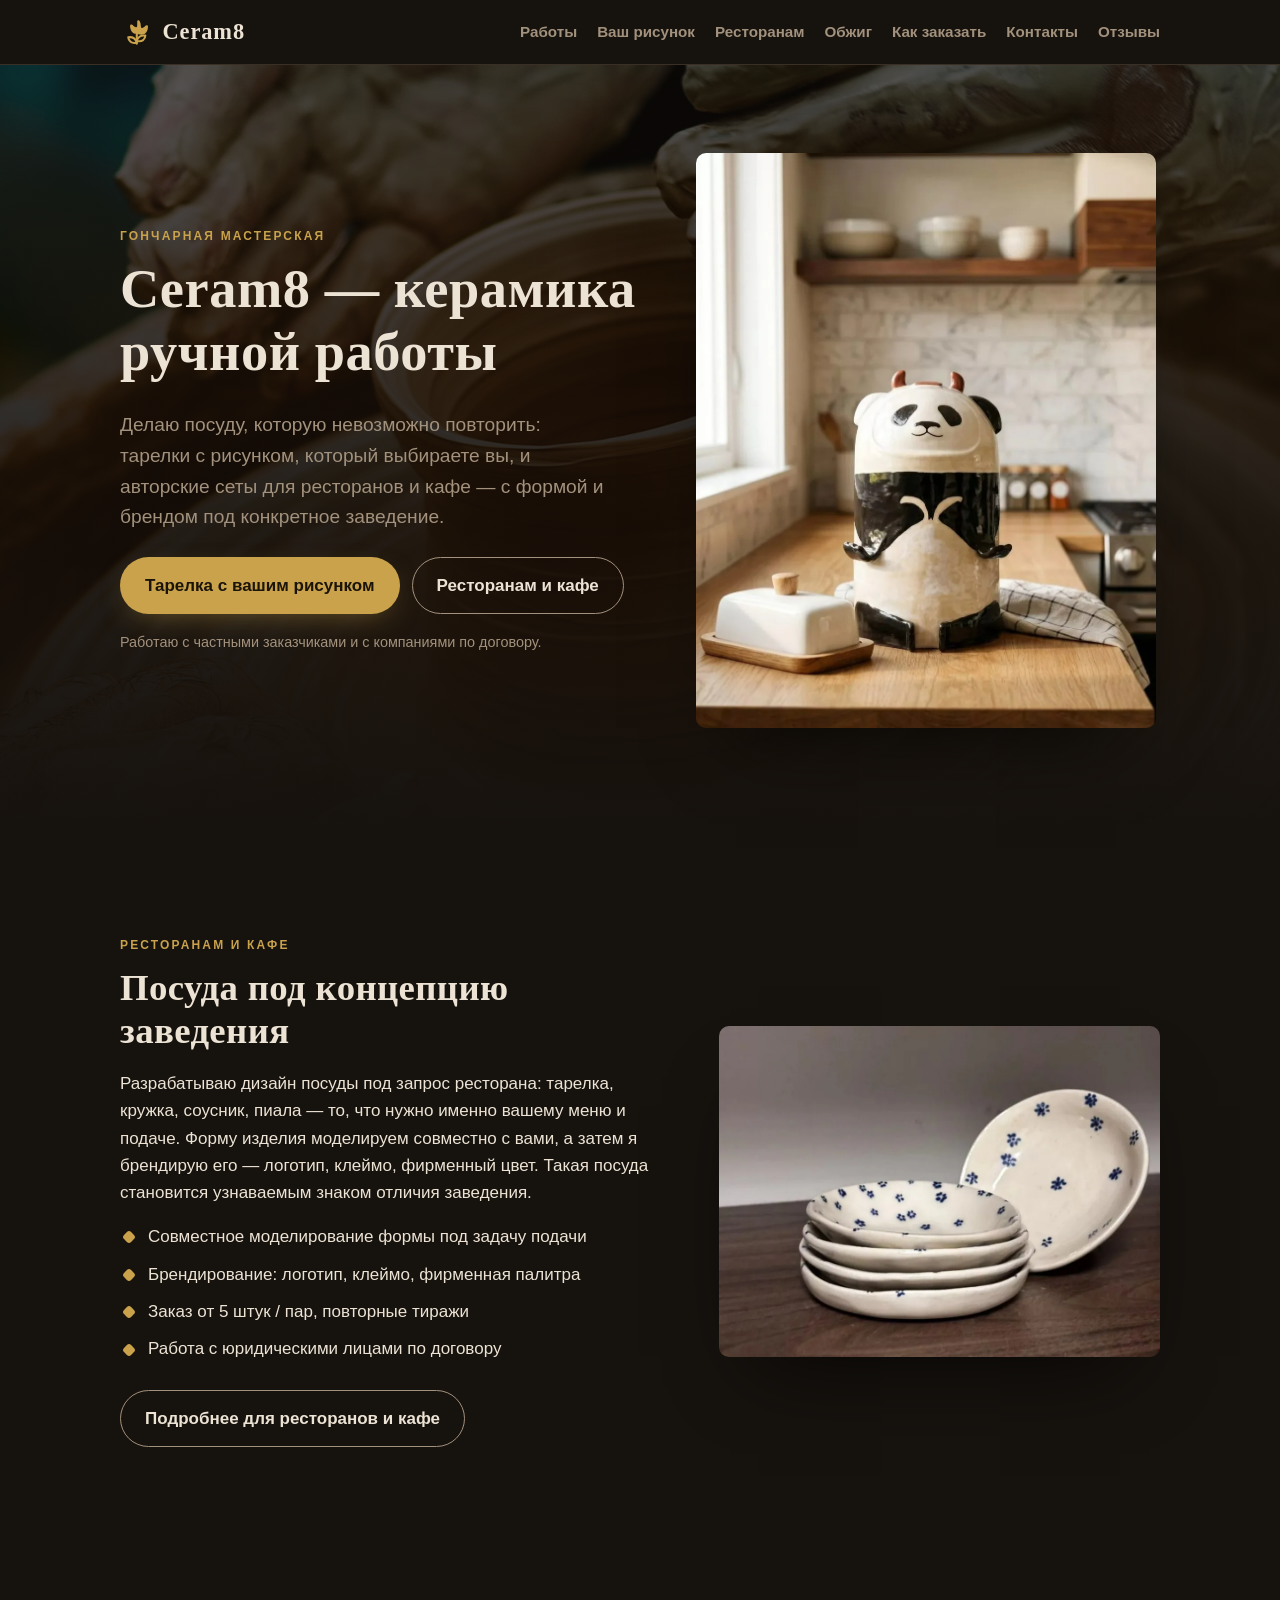
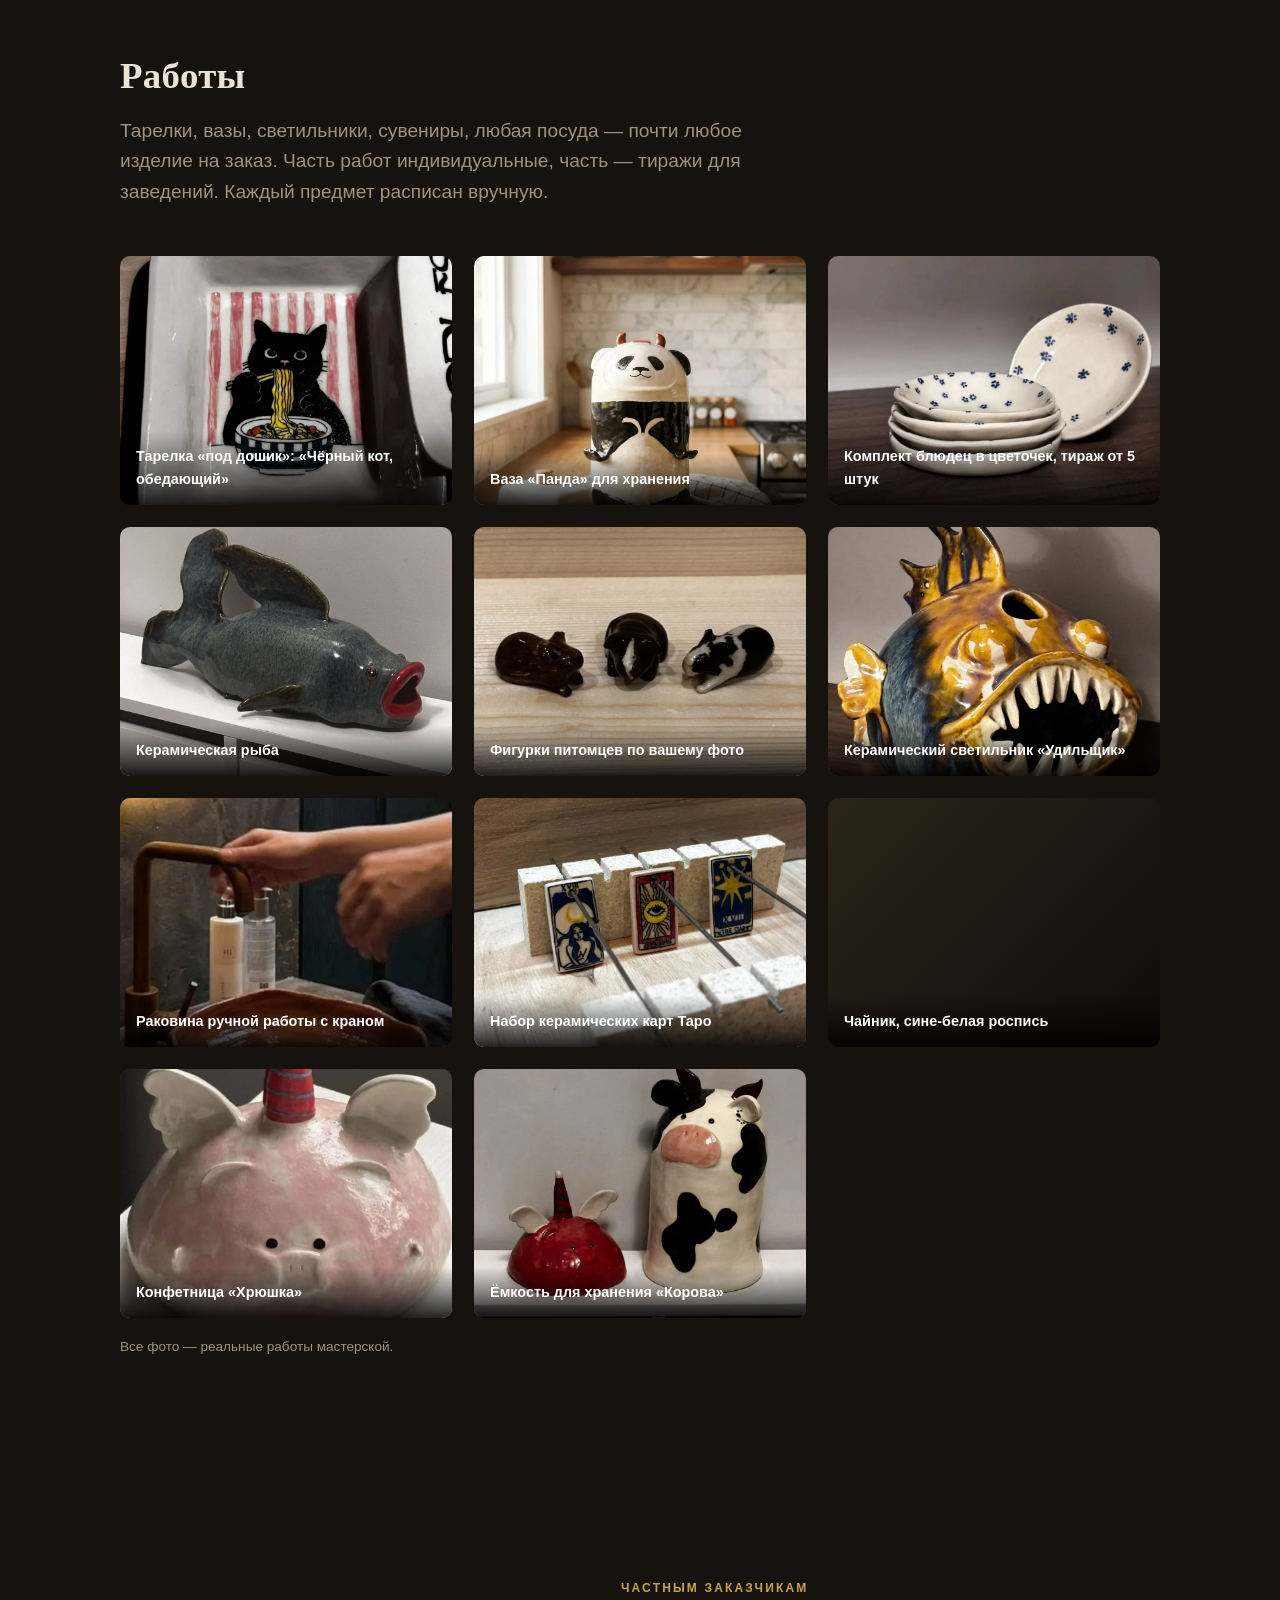
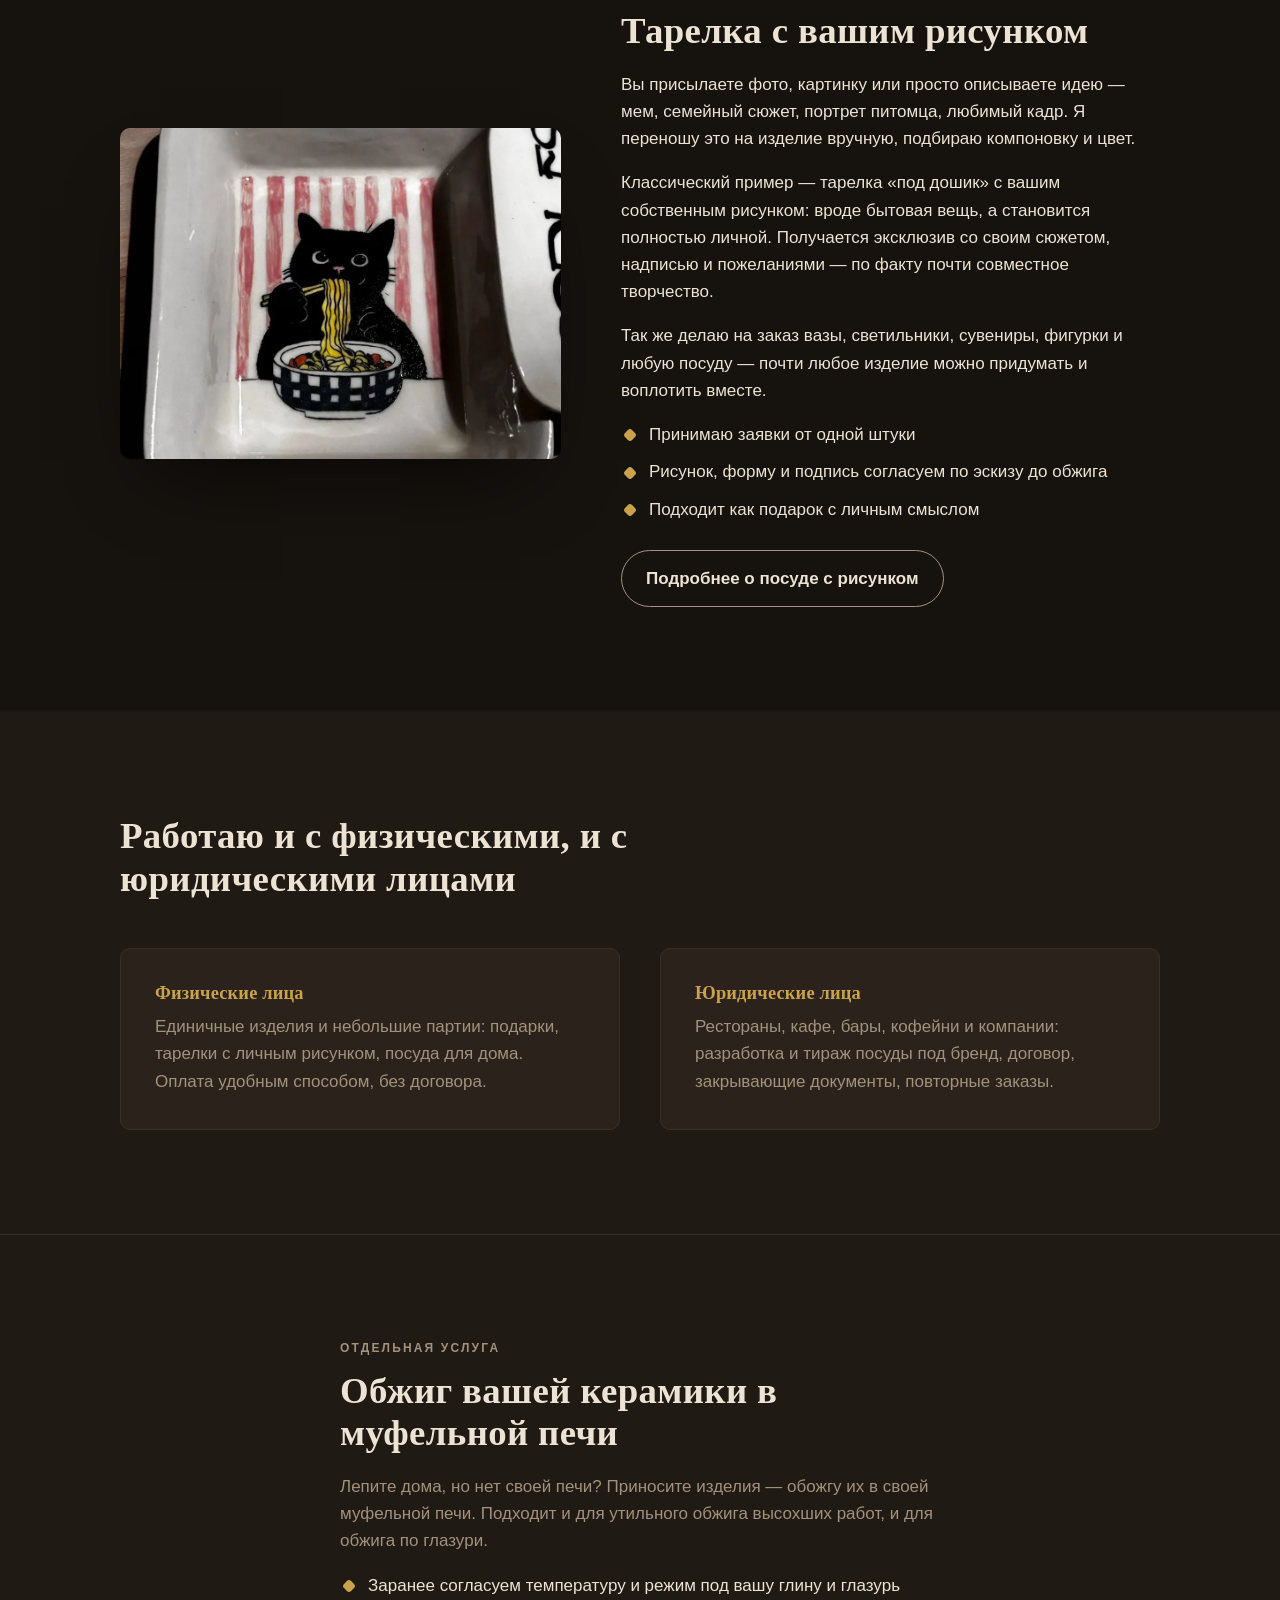
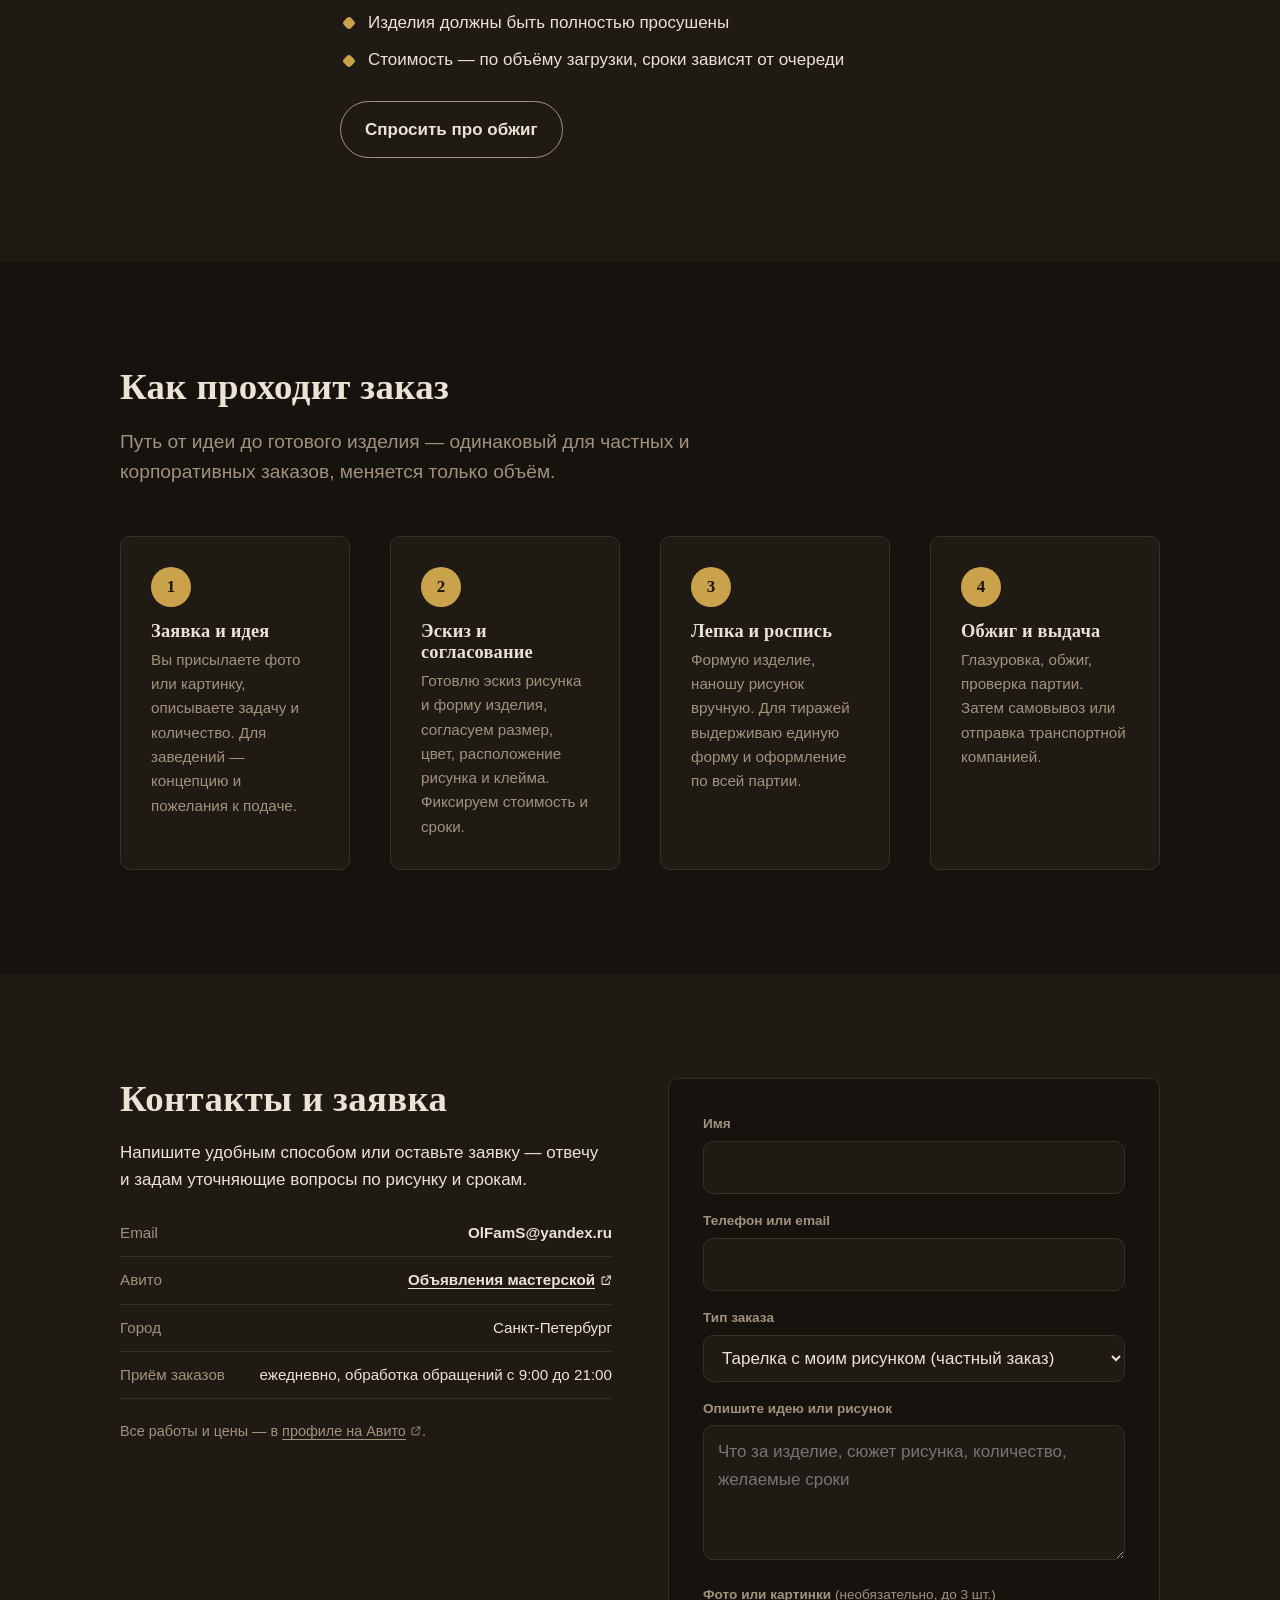
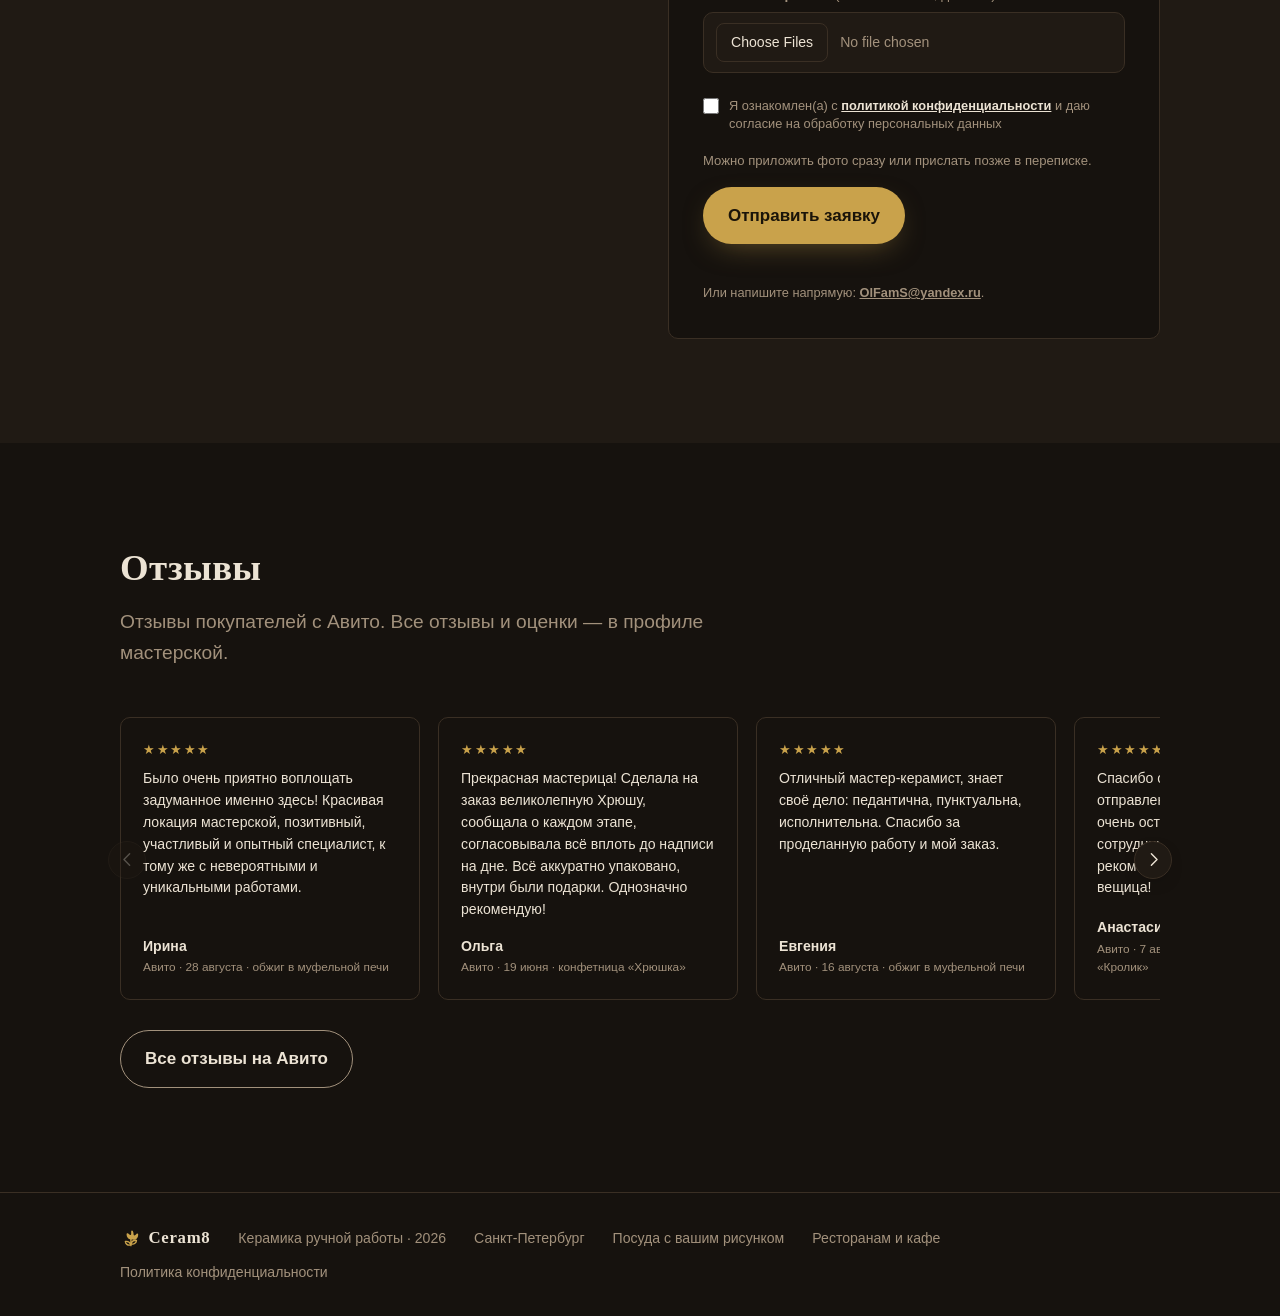
<file: index.html>
<!doctype html>
<html lang="ru" data-design="3">
<head>
<meta charset="utf-8">
<meta name="viewport" content="width=device-width, initial-scale=1">

<!-- Yandex.Metrika counter -->
<script>
   (function(m,e,t,r,i,k,a){m[i]=m[i]||function(){(m[i].a=m[i].a||[]).push(arguments)};
   m[i].l=1*new Date();
   for (var j = 0; j < document.scripts.length; j++) {if (document.scripts[j].src === r) { return; }}
   k=e.createElement(t),a=e.getElementsByTagName(t)[0],k.async=1,k.src=r,a.parentNode.insertBefore(k,a)})
   (window, document, "script", "https://mc.yandex.ru/metrika/tag.js?id=112387627", "ym");
   ym(112387627, "init", {webvisor:true, clickmap:true, accurateTrackBounce:true, trackLinks:true});
</script>
<noscript><div><img src="https://mc.yandex.ru/watch/112387627" style="position:absolute; left:-9999px;" alt="" /></div></noscript>
<!-- /Yandex.Metrika counter -->

<title>Ceram8 — керамика ручной работы</title>
<meta name="description" content="Ceram8 — гончарная мастерская в Санкт-Петербурге. Тарелки с вашим рисунком для частных заказчиков и разработка посуды под бренд для ресторанов и кафе. Обжиг керамики в муфельной печи.">
<link rel="canonical" href="https://ceram8.ru/">
<meta name="yandex-verification" content="788b84c5e005dfc1">

<meta property="og:type" content="website">
<meta property="og:site_name" content="Ceram8">
<meta property="og:locale" content="ru_RU">
<meta property="og:url" content="https://ceram8.ru/">
<meta property="og:title" content="Ceram8 — керамика ручной работы">
<meta property="og:description" content="Тарелки с вашим рисунком и посуда под бренд для ресторанов и кафе. Санкт-Петербург.">
<meta property="og:image" content="https://ceram8.ru/images/og.jpg">
<meta property="og:image:width" content="1200">
<meta property="og:image:height" content="630">
<meta property="og:image:alt" content="Ceram8 — керамика ручной работы">
<meta name="twitter:card" content="summary_large_image">

<link rel="icon" type="image/svg+xml" href="data:image/svg+xml,%3Csvg%20xmlns='http://www.w3.org/2000/svg'%20viewBox='0%200%2024%2024'%3E%3Cg%20fill='none'%20stroke='%23b26a3f'%20stroke-width='1.7'%20stroke-linecap='round'%20stroke-linejoin='round'%3E%3Cpath%20d='M12%2014.4c-3.1%200-5-3-4.4-6.6%201.7%201.9%202.8%202.7%204.4%202.7s2.7-.8%204.4-2.7c.6%203.6-1.3%206.6-4.4%206.6Z'/%3E%3Cpath%20d='M12%2010.5c-1-1.9-1-3.9%200-5.8%201%201.9%201%203.9%200%205.8Z'/%3E%3Cpath%20d='M12%2014.4V20'/%3E%3Cpath%20d='M12%2018.2c-1.9-2.3-4.6-2.9-7-1.5.3%202.7%202.9%204%205.3%203'/%3E%3Cpath%20d='M12%2017.2c1.9-2.3%204.6-2.9%207-1.5-.3%202.7-2.9%204-5.3%203'/%3E%3C/g%3E%3C/svg%3E">
<link rel="icon" href="favicon.ico" sizes="32x32">
<link rel="stylesheet" href="style.css">

<script type="application/ld+json">
{
  "@context": "https://schema.org",
  "@type": "LocalBusiness",
  "@id": "https://ceram8.ru/#business",
  "name": "Ceram8",
  "description": "Гончарная мастерская: тарелки с рисунком заказчика, разработка и брендирование посуды для ресторанов и кафе, обжиг керамики в муфельной печи.",
  "url": "https://ceram8.ru/",
  "image": "https://ceram8.ru/images/og.jpg",
  "email": "OlFamS@yandex.ru",
  "priceRange": "₽₽",
  "areaServed": "Санкт-Петербург",
  "address": {
    "@type": "PostalAddress",
    "addressLocality": "Санкт-Петербург",
    "addressCountry": "RU"
  },
  "sameAs": [
    "https://www.avito.ru/brands/23a82c1f3da20328be0f1d66113ceb50"
  ],
  "makesOffer": [
    { "@type": "Offer", "itemOffered": { "@type": "Service", "name": "Тарелка с вашим рисунком" } },
    { "@type": "Offer", "itemOffered": { "@type": "Service", "name": "Разработка и брендирование посуды для ресторанов и кафе" } },
    { "@type": "Offer", "itemOffered": { "@type": "Service", "name": "Обжиг керамики в муфельной печи" } }
  ]
}
</script>
</head>
<body>

<header class="site-header">
  <div class="wrap site-header__inner">
    <a href="#top" class="logo">
      <svg class="logo__mark" viewBox="0 0 24 24" aria-hidden="true" focusable="false">
        <path fill="currentColor" d="M12 13.6c-2.9 0-4.8-2.5-4.8-5.9 0-1 1.2-1.3 1.9-.5.7.9 1.6 1.6 2.3 1.6.6 0 .9-.5.9-1.5V4.7c0-1 1.3-1.2 1.8-.3.5 1 .8 2.2.8 3.4 0 1 .3 1.5.9 1.5.7 0 1.6-.7 2.3-1.6.7-.8 1.9-.5 1.9.5 0 3.4-1.9 5.9-4.8 5.9z"/>
        <g fill="none" stroke="currentColor" stroke-width="1.5" stroke-linecap="round" stroke-linejoin="round">
          <path d="M12 13.6V20.5"/>
          <path d="M12 19.4c-1-2.5-3.4-3.9-6.1-3.5.1 2.7 2.5 4.5 5.2 4"/>
          <path d="M12 18.2c1-2.5 3.4-3.9 6.1-3.5-.1 2.7-2.5 4.5-5.2 4"/>
        </g>
      </svg>
      <span>Ceram8</span>
    </a>
    <button type="button" class="nav-toggle" aria-label="Меню" aria-expanded="false" aria-controls="site-nav">
      <span class="nav-toggle__bar"></span>
    </button>
    <nav class="nav" id="site-nav" aria-label="Основная навигация">
      <a href="#gallery">Работы</a>
      <a href="#custom">Ваш рисунок</a>
      <a href="#horeca">Ресторанам</a>
      <a href="#firing">Обжиг</a>
      <a href="#process">Как заказать</a>
      <a href="#contacts">Контакты</a>
      <a href="#reviews">Отзывы</a>
    </nav>
  </div>
</header>

<main id="top">

  <!-- ПЕРВЫЙ ЭКРАН -->
  <section class="hero">
    <div class="wrap hero__inner">
      <div class="hero__text">
        <p class="kicker">Гончарная мастерская</p>
        <h1>Ceram8 — керамика ручной работы</h1>
        <p class="lead">
          Делаю посуду, которую невозможно повторить: тарелки с рисунком, который выбираете вы,
          и авторские сеты для ресторанов и кафе — с формой и брендом под конкретное заведение.
        </p>
        <div class="hero__actions">
          <a href="#custom" class="btn btn--primary">Тарелка с вашим рисунком</a>
          <a href="#horeca" class="btn btn--ghost">Ресторанам и кафе</a>
        </div>
        <p class="hero__note">Работаю с частными заказчиками и с компаниями по договору.</p>
      </div>
      <div class="hero__media">
        <figure class="photo-frame photo-frame--hero">
          <picture>
            <source srcset="images/panda.webp" type="image/webp">
            <img class="photo-frame__img" src="images/panda.jpg" width="993" height="1162" alt="Керамическая ваза-контейнер в виде панды для хранения мелочей, ручная роспись" fetchpriority="high" decoding="async">
          </picture>
        </figure>
      </div>
    </div>
  </section>

  <!-- ГАЛЕРЕЯ -->
  <section id="gallery" class="section gallery">
    <div class="wrap">
      <div class="section__head">
        <h2>Работы</h2>
        <p class="section__sub">Тарелки, вазы, светильники, сувениры, любая посуда — почти любое изделие на заказ. Часть работ индивидуальные, часть — тиражи для заведений. Каждый предмет расписан вручную.</p>
      </div>
      <div class="grid-gallery">
        <figure class="tile tile--a">
          <picture>
            <source srcset="images/kot-ramen.webp" type="image/webp">
            <img class="tile__img" src="images/kot-ramen.jpg" width="997" height="1135" alt="Керамическая тарелка ручной работы с росписью: чёрный кот с палочками ест лапшу из мисочки" loading="lazy" decoding="async">
          </picture>
          <figcaption>Тарелка «под дошик»: «Чёрный кот, обедающий»</figcaption>
        </figure>
        <figure class="tile tile--b">
          <picture>
            <source srcset="images/panda.webp" type="image/webp">
            <img class="tile__img" src="images/panda.jpg" width="993" height="1162" alt="Керамическая ваза-контейнер в виде панды для хранения мелочей, ручная роспись" loading="lazy" decoding="async">
          </picture>
          <figcaption>Ваза «Панда» для хранения</figcaption>
        </figure>
        <figure class="tile tile--c">
          <picture>
            <source srcset="images/bludca-nabor.webp" type="image/webp">
            <img class="tile__img" src="images/bludca-nabor.jpg" width="994" height="840" alt="Комплект керамических блюдец с цветочной росписью, изготовленный партией для заведения" loading="lazy" decoding="async">
          </picture>
          <figcaption>Комплект блюдец в цветочек, тираж от 5 штук</figcaption>
        </figure>
        <figure class="tile tile--d">
          <picture>
            <source srcset="images/ryba.webp" type="image/webp">
            <img class="tile__img" src="images/ryba.jpg" width="1080" height="1440" alt="Керамическая скульптура рыбы ручной лепки с рельефной чешуёй" loading="lazy" decoding="async">
          </picture>
          <figcaption>Керамическая рыба</figcaption>
        </figure>
        <figure class="tile tile--e">
          <picture>
            <source srcset="images/pitomcy.webp" type="image/webp">
            <img class="tile__img" src="images/pitomcy.jpg" width="990" height="877" alt="Керамические фигурки домашних питомцев, слепленные по фотографии заказчика" loading="lazy" decoding="async">
          </picture>
          <figcaption>Фигурки питомцев по вашему фото</figcaption>
        </figure>
        <figure class="tile tile--k">
          <picture>
            <source srcset="images/svetilnik.webp" type="image/webp">
            <img class="tile__img" src="images/svetilnik.jpg" width="1027" height="1280" alt="Керамический настольный светильник в виде рыбы-удильщика со светящейся приманкой" loading="lazy" decoding="async">
          </picture>
          <figcaption>Керамический светильник «Удильщик»</figcaption>
        </figure>
        <figure class="tile tile--f">
          <picture>
            <source srcset="images/rakovina.webp" type="image/webp">
            <img class="tile__img" src="images/rakovina.jpg" width="657" height="823" alt="Керамическая накладная раковина ручной работы со смесителем, встроенная в столешницу" loading="lazy" decoding="async">
          </picture>
          <figcaption>Раковина ручной работы с краном</figcaption>
        </figure>
        <figure class="tile tile--g">
          <picture>
            <source srcset="images/taro.webp" type="image/webp">
            <img class="tile__img" src="images/taro.jpg" width="985" height="862" alt="Набор керамических карт Таро с рельефными рисунками и символами на каждой карте" loading="lazy" decoding="async">
          </picture>
          <figcaption>Набор керамических карт Таро</figcaption>
        </figure>
        <figure class="tile tile--h">
          <picture>
            <source srcset="images/chaynik.webp" type="image/webp">
            <img class="tile__img" src="images/chaynik.jpg" width="987" height="811" alt="Керамический чайник с сине-белой цветочной росписью" loading="lazy" decoding="async">
          </picture>
          <figcaption>Чайник, сине-белая роспись</figcaption>
        </figure>
        <figure class="tile tile--i">
          <picture>
            <source srcset="images/hryushka.webp" type="image/webp">
            <img class="tile__img" src="images/hryushka.jpg" width="991" height="1165" alt="Керамическая конфетница в виде поросёнка с крышкой для мелких сладостей" loading="lazy" decoding="async">
          </picture>
          <figcaption>Конфетница «Хрюшка»</figcaption>
        </figure>
        <figure class="tile tile--j">
          <picture>
            <source srcset="images/korova.webp" type="image/webp">
            <img class="tile__img" src="images/korova.jpg" width="994" height="1050" alt="Керамическая ёмкость для хранения в виде коровы с крышкой" loading="lazy" decoding="async">
          </picture>
          <figcaption>Ёмкость для хранения «Корова»</figcaption>
        </figure>
      </div>
      <p class="gallery__hint">Все фото — реальные работы мастерской.</p>
    </div>
  </section>

  <!-- ТАРЕЛКА С ВАШИМ РИСУНКОМ (ФИЗЛИЦА) -->
  <section id="custom" class="section custom">
    <div class="wrap custom__inner">
      <div class="custom__media">
        <figure class="photo-frame">
          <picture>
            <source srcset="images/kot-ramen.webp" type="image/webp">
            <img class="photo-frame__img" src="images/kot-ramen.jpg" width="997" height="1135" alt="Керамическая тарелка ручной работы с росписью: чёрный кот с палочками ест лапшу из мисочки" loading="lazy" decoding="async">
          </picture>
        </figure>
      </div>
      <div class="custom__text">
        <p class="kicker">Частным заказчикам</p>
        <h2>Тарелка с вашим рисунком</h2>
        <p>
          Вы присылаете фото, картинку или просто описываете идею — мем, семейный сюжет,
          портрет питомца, любимый кадр. Я переношу это на изделие вручную, подбираю компоновку и цвет.
        </p>
        <p>
          Классический пример — тарелка «под дошик» с вашим собственным рисунком:
          вроде бытовая вещь, а становится полностью личной. Получается эксклюзив со своим сюжетом,
          надписью и пожеланиями — по факту почти совместное творчество.
        </p>
        <p>
          Так же делаю на заказ вазы, светильники, сувениры, фигурки и любую посуду —
          почти любое изделие можно придумать и воплотить вместе.
        </p>
        <ul class="ticks">
          <li>Принимаю заявки от одной штуки</li>
          <li>Рисунок, форму и подпись согласуем по эскизу до обжига</li>
          <li>Подходит как подарок с личным смыслом</li>
        </ul>
        <a href="posuda-s-risunkom/" class="btn btn--ghost">Подробнее о посуде с рисунком</a>
      </div>
    </div>
  </section>

  <!-- ДЛЯ РЕСТОРАНОВ И КАФЕ (B2B) -->
  <section id="horeca" class="section horeca">
    <div class="wrap horeca__inner">
      <div class="horeca__text">
        <p class="kicker">Ресторанам и кафе</p>
        <h2>Посуда под концепцию заведения</h2>
        <p>
          Разрабатываю дизайн посуды под запрос ресторана: тарелка, кружка, соусник, пиала —
          то, что нужно именно вашему меню и подаче. Форму изделия моделируем совместно с вами,
          а затем я брендирую его — логотип, клеймо, фирменный цвет. Такая посуда становится
          узнаваемым знаком отличия заведения.
        </p>
        <ul class="ticks">
          <li>Совместное моделирование формы под задачу подачи</li>
          <li>Брендирование: логотип, клеймо, фирменная палитра</li>
          <li>Заказ от 5 штук / пар, повторные тиражи</li>
          <li>Работа с юридическими лицами по договору</li>
        </ul>
        <a href="restoranam/" class="btn btn--ghost">Подробнее для ресторанов и кафе</a>
      </div>
      <div class="horeca__media">
        <figure class="photo-frame">
          <picture>
            <source srcset="images/bludca-nabor.webp" type="image/webp">
            <img class="photo-frame__img" src="images/bludca-nabor.jpg" width="994" height="840" alt="Комплект керамических блюдец с цветочной росписью, изготовленный партией для заведения" loading="lazy" decoding="async">
          </picture>
        </figure>
      </div>
    </div>
  </section>

  <!-- ФИЗ И ЮР ЛИЦА -->
  <section class="section clients">
    <div class="wrap">
      <div class="section__head">
        <h2>Работаю и с физическими, и с юридическими лицами</h2>
      </div>
      <div class="clients__grid">
        <div class="clients__card">
          <h3>Физические лица</h3>
          <p>Единичные изделия и небольшие партии: подарки, тарелки с личным рисунком, посуда для дома. Оплата удобным способом, без договора.</p>
        </div>
        <div class="clients__card">
          <h3>Юридические лица</h3>
          <p>Рестораны, кафе, бары, кофейни и компании: разработка и тираж посуды под бренд, договор, закрывающие документы, повторные заказы.</p>
        </div>
      </div>
    </div>
  </section>

  <!-- УСЛУГА: ОБЖИГ В МУФЕЛЬНОЙ ПЕЧИ -->
  <section id="firing" class="section firing">
    <div class="wrap firing__inner">
      <div class="firing__text">
        <p class="kicker">Отдельная услуга</p>
        <h2>Обжиг вашей керамики в муфельной печи</h2>
        <p>
          Лепите дома, но нет своей печи? Приносите изделия — обожгу их в своей
          муфельной печи. Подходит и для утильного обжига высохших работ, и для
          обжига по глазури.
        </p>
        <ul class="ticks">
          <li>Заранее согласуем температуру и режим под вашу глину и глазурь</li>
          <li>Изделия должны быть полностью просушены</li>
          <li>Стоимость — по объёму загрузки, сроки зависят от очереди</li>
        </ul>
        <a href="#contacts" class="btn btn--ghost">Спросить про обжиг</a>
      </div>
    </div>
  </section>

  <!-- КАК ПРОХОДИТ ЗАКАЗ -->
  <section id="process" class="section process">
    <div class="wrap">
      <div class="section__head">
        <h2>Как проходит заказ</h2>
        <p class="section__sub">Путь от идеи до готового изделия — одинаковый для частных и корпоративных заказов, меняется только объём.</p>
      </div>
      <ol class="steps">
        <li class="step">
          <span class="step__num">1</span>
          <h3>Заявка и идея</h3>
          <p>Вы присылаете фото или картинку, описываете задачу и количество. Для заведений — концепцию и пожелания к подаче.</p>
        </li>
        <li class="step">
          <span class="step__num">2</span>
          <h3>Эскиз и согласование</h3>
          <p>Готовлю эскиз рисунка и форму изделия, согласуем размер, цвет, расположение рисунка и клейма. Фиксируем стоимость и сроки.</p>
        </li>
        <li class="step">
          <span class="step__num">3</span>
          <h3>Лепка и роспись</h3>
          <p>Формую изделие, наношу рисунок вручную. Для тиражей выдерживаю единую форму и оформление по всей партии.</p>
        </li>
        <li class="step">
          <span class="step__num">4</span>
          <h3>Обжиг и выдача</h3>
          <p>Глазуровка, обжиг, проверка партии. Затем самовывоз или отправка транспортной компанией.</p>
        </li>
      </ol>
    </div>
  </section>

  <!-- КОНТАКТЫ И ФОРМА -->
  <section id="contacts" class="section contacts">
    <div class="wrap contacts__inner">
      <div class="contacts__info">
        <h2>Контакты и заявка</h2>
        <p>Напишите удобным способом или оставьте заявку — отвечу и задам уточняющие вопросы по рисунку и срокам.</p>
        <ul class="contacts__list">
          <li><span>Email</span> <a href="mailto:OlFamS@yandex.ru">OlFamS@yandex.ru</a></li>
          <li><span>Авито</span> <a href="https://www.avito.ru/brands/23a82c1f3da20328be0f1d66113ceb50/all?sellerId=0406275f1c417eec04f9500fab9211e6" class="link-ext" target="_blank" rel="nofollow noopener">Объявления мастерской<svg class="link-ext__icon" width="14" height="14" viewBox="0 0 24 24" fill="none" stroke="currentColor" stroke-width="2" stroke-linecap="round" stroke-linejoin="round" aria-hidden="true"><path d="M14 4h6v6"/><path d="M20 4 11 13"/><path d="M18 14v5a1 1 0 0 1-1 1H5a1 1 0 0 1-1-1V7a1 1 0 0 1 1-1h5"/></svg></a></li>
          <li><span>Город</span> <span>Санкт-Петербург</span></li>
          <li><span>Приём заказов</span> <span>ежедневно, обработка обращений с 9:00 до 21:00</span></li>
        </ul>
        <p class="contacts__avito">
          Все работы и цены — в <a href="https://www.avito.ru/brands/23a82c1f3da20328be0f1d66113ceb50/all?sellerId=0406275f1c417eec04f9500fab9211e6" class="link-ext" target="_blank" rel="nofollow noopener">профиле на Авито<svg class="link-ext__icon" width="14" height="14" viewBox="0 0 24 24" fill="none" stroke="currentColor" stroke-width="2" stroke-linecap="round" stroke-linejoin="round" aria-hidden="true"><path d="M14 4h6v6"/><path d="M20 4 11 13"/><path d="M18 14v5a1 1 0 0 1-1 1H5a1 1 0 0 1-1-1V7a1 1 0 0 1 1-1h5"/></svg></a>.
        </p>
      </div>

      <form class="form" id="request-form" novalidate>
        <div class="field">
          <label for="f-name">Имя</label>
          <input type="text" id="f-name" name="name" autocomplete="name" required>
        </div>
        <div class="field">
          <label for="f-contact">Телефон или email</label>
          <input type="text" id="f-contact" name="contact" autocomplete="tel" required>
        </div>
        <div class="field">
          <label for="f-type">Тип заказа</label>
          <select id="f-type" name="type">
            <option>Тарелка с моим рисунком (частный заказ)</option>
            <option>Посуда для ресторана / кафе (тираж от 5)</option>
            <option>Другое / не определился</option>
          </select>
        </div>
        <div class="field">
          <label for="f-message">Опишите идею или рисунок</label>
          <textarea id="f-message" name="message" rows="4" placeholder="Что за изделие, сюжет рисунка, количество, желаемые сроки"></textarea>
        </div>
        <div class="field">
          <label for="f-files">Фото или картинки <span class="field__opt">(необязательно, до 3 шт.)</span></label>
          <input type="file" id="f-files" name="files" accept="image/jpeg,image/png,image/webp" multiple>
          <ul class="filelist" id="filelist" aria-live="polite"></ul>
        </div>
        <div class="field field--hp" aria-hidden="true">
          <label for="f-company">Не заполняйте это поле</label>
          <input type="text" id="f-company" name="company" tabindex="-1" autocomplete="off">
        </div>
        <label class="consent">
          <input type="checkbox" id="f-consent" name="consent" required>
          <span>Я ознакомлен(а) с <a href="privacy.html" target="_blank" rel="noopener">политикой конфиденциальности</a> и даю согласие на обработку персональных данных</span>
        </label>
        <p class="form__hint">Можно приложить фото сразу или прислать позже в переписке.</p>
        <button type="submit" class="btn btn--primary">Отправить заявку</button>
        <p class="form__status" id="form-status" role="status" aria-live="polite"></p>
        <p class="form__disclaimer">Или напишите напрямую: <a href="mailto:OlFamS@yandex.ru">OlFamS@yandex.ru</a>.</p>
      </form>
    </div>
  </section>

  <!-- ОТЗЫВЫ -->
  <section id="reviews" class="section reviews">
    <div class="wrap">
      <div class="section__head">
        <h2>Отзывы</h2>
        <p class="section__sub">Отзывы покупателей с Авито. Все отзывы и оценки — в профиле мастерской.</p>
      </div>
      <div class="reviews__carousel">
        <button type="button" class="reviews__nav reviews__nav--prev" aria-label="Прокрутить отзывы назад">
          <svg viewBox="0 0 24 24" aria-hidden="true"><path d="M15 4l-8 8 8 8" fill="none" stroke="currentColor" stroke-width="2" stroke-linecap="round" stroke-linejoin="round"/></svg>
        </button>
        <div class="reviews__grid" id="reviews-track">
          <figure class="review">
            <div class="review__stars" aria-label="Оценка 5 из 5">★★★★★</div>
            <blockquote>Было очень приятно воплощать задуманное именно здесь! Красивая локация мастерской, позитивный, участливый и опытный специалист, к тому же с невероятными и уникальными работами.</blockquote>
            <figcaption>
              <span class="review__author">Ирина</span>
              <span class="review__meta">Авито · 28 августа · обжиг в муфельной печи</span>
            </figcaption>
          </figure>
          <figure class="review">
            <div class="review__stars" aria-label="Оценка 5 из 5">★★★★★</div>
            <blockquote>Прекрасная мастерица! Сделала на заказ великолепную Хрюшу, сообщала о каждом этапе, согласовывала всё вплоть до надписи на дне. Всё аккуратно упаковано, внутри были подарки. Однозначно рекомендую!</blockquote>
            <figcaption>
              <span class="review__author">Ольга</span>
              <span class="review__meta">Авито · 19 июня · конфетница «Хрюшка»</span>
            </figcaption>
          </figure>
          <figure class="review">
            <div class="review__stars" aria-label="Оценка 5 из 5">★★★★★</div>
            <blockquote>Отличный мастер-керамист, знает своё дело: педантична, пунктуальна, исполнительна. Спасибо за проделанную работу и мой заказ.</blockquote>
            <figcaption>
              <span class="review__author">Евгения</span>
              <span class="review__meta">Авито · 16 августа · обжиг в муфельной печи</span>
            </figcaption>
          </figure>
          <figure class="review">
            <div class="review__stars" aria-label="Оценка 5 из 5">★★★★★</div>
            <blockquote>Спасибо огромное! Всё в срок отправлено, шикарно упаковано, очень осталась довольна сотрудничеством. Буду вас рекомендовать. Очень красивая вещица!</blockquote>
            <figcaption>
              <span class="review__author">Анастасия</span>
              <span class="review__meta">Авито · 7 августа · тарелка под доширак «Кролик»</span>
            </figcaption>
          </figure>
          <figure class="review">
            <div class="review__stars" aria-label="Оценка 5 из 5">★★★★★</div>
            <blockquote>Большое спасибо за тарелочку для Доширака — ребёнок от неё в восторге. Все пожелания по изготовлению исполнили.</blockquote>
            <figcaption>
              <span class="review__author">Алексей</span>
              <span class="review__meta">Авито · 22 июля · тарелочка под доширак</span>
            </figcaption>
          </figure>
          <figure class="review">
            <div class="review__stars" aria-label="Оценка 5 из 5">★★★★★</div>
            <blockquote>Спасибо большое мастеру за замечательное колечко. Заказ был отправлен оперативно. Продавца рекомендую!</blockquote>
            <figcaption>
              <span class="review__author">Елена Бахарева</span>
              <span class="review__meta">Авито · 21 августа · кольцо ручной работы</span>
            </figcaption>
          </figure>
          <figure class="review">
            <div class="review__stars" aria-label="Оценка 5 из 5">★★★★★</div>
            <blockquote>Заказала в подарок хрюшку-конфетницу. Во время изготовления продавец был на связи, рассказывал обо всех этапах. Хрюшка получилась чудесная — смотрю и радуюсь, думаю, именинник будет в восторге.</blockquote>
            <figcaption>
              <span class="review__author">Руна</span>
              <span class="review__meta">Авито · 1 августа · конфетница «Хрюшка»</span>
            </figcaption>
          </figure>
          <figure class="review">
            <div class="review__stars" aria-label="Оценка 5 из 5">★★★★★</div>
            <blockquote>Очень красивая ваза. Отправлено всё быстро, упаковано отлично. Рекомендую.</blockquote>
            <figcaption>
              <span class="review__author">Марина</span>
              <span class="review__meta">Авито · 13 июля · ваза, роспись H&amp;M</span>
            </figcaption>
          </figure>
          <figure class="review">
            <div class="review__stars" aria-label="Оценка 5 из 5">★★★★★</div>
            <blockquote>Тарелочка для дошика просто чудесная! Продавец быстро отправила, надёжно упаковала и вложила приятный подарочек. Однозначно рекомендую.</blockquote>
            <figcaption>
              <span class="review__author">Елена</span>
              <span class="review__meta">Авито · 2 августа · тарелочка под доширак</span>
            </figcaption>
          </figure>
          <figure class="review">
            <div class="review__stars" aria-label="Оценка 5 из 5">★★★★★</div>
            <blockquote>Очень вежливая и приятная девушка, творчески, но ответственно подошла к заказу! Тарелочка получилась шикарная, огромное спасибо.</blockquote>
            <figcaption>
              <span class="review__author">Анастасия</span>
              <span class="review__meta">Авито · 27 июня · тарелочка под доширак</span>
            </figcaption>
          </figure>
        </div>
        <button type="button" class="reviews__nav reviews__nav--next" aria-label="Прокрутить отзывы вперёд">
          <svg viewBox="0 0 24 24" aria-hidden="true"><path d="M9 4l8 8-8 8" fill="none" stroke="currentColor" stroke-width="2" stroke-linecap="round" stroke-linejoin="round"/></svg>
        </button>
      </div>
      <p class="reviews__hint" aria-hidden="true">Листайте вправо →</p>
      <a href="https://www.avito.ru/brands/23a82c1f3da20328be0f1d66113ceb50/all?sellerId=0406275f1c417eec04f9500fab9211e6" class="btn btn--ghost" target="_blank" rel="nofollow noopener">Все отзывы на Авито</a>
    </div>
  </section>

</main>

<footer class="site-footer">
  <div class="wrap site-footer__inner">
    <span class="logo logo--sm">
      <svg class="logo__mark" viewBox="0 0 24 24" aria-hidden="true" focusable="false">
        <path fill="currentColor" d="M12 13.6c-2.9 0-4.8-2.5-4.8-5.9 0-1 1.2-1.3 1.9-.5.7.9 1.6 1.6 2.3 1.6.6 0 .9-.5.9-1.5V4.7c0-1 1.3-1.2 1.8-.3.5 1 .8 2.2.8 3.4 0 1 .3 1.5.9 1.5.7 0 1.6-.7 2.3-1.6.7-.8 1.9-.5 1.9.5 0 3.4-1.9 5.9-4.8 5.9z"/>
        <g fill="none" stroke="currentColor" stroke-width="1.5" stroke-linecap="round" stroke-linejoin="round">
          <path d="M12 13.6V20.5"/>
          <path d="M12 19.4c-1-2.5-3.4-3.9-6.1-3.5.1 2.7 2.5 4.5 5.2 4"/>
          <path d="M12 18.2c1-2.5 3.4-3.9 6.1-3.5-.1 2.7-2.5 4.5-5.2 4"/>
        </g>
      </svg>
      <span>Ceram8</span>
    </span>
    <span>Керамика ручной работы · <span id="year"></span></span>
    <span>Санкт-Петербург</span>
    <a href="posuda-s-risunkom/">Посуда с вашим рисунком</a>
    <a href="restoranam/">Ресторанам и кафе</a>
    <a href="privacy.html">Политика конфиденциальности</a>
  </div>
</footer>

<dialog class="modal" id="thanks-modal">
  <div class="modal__box">
    <svg class="modal__icon" viewBox="0 0 48 48" aria-hidden="true">
      <circle cx="24" cy="24" r="21" fill="none" stroke="currentColor" stroke-width="2.4"/>
      <path d="M15 24.5l6.5 6.5L34 17" fill="none" stroke="currentColor" stroke-width="3" stroke-linecap="round" stroke-linejoin="round"/>
    </svg>
    <h2>Спасибо за обращение!</h2>
    <p>Мы свяжемся с вами в ближайшее время.</p>
    <button type="button" class="btn btn--primary" data-close-modal autofocus>Хорошо</button>
  </div>
</dialog>

<script src="script.js"></script>
</body>
</html>
</file>
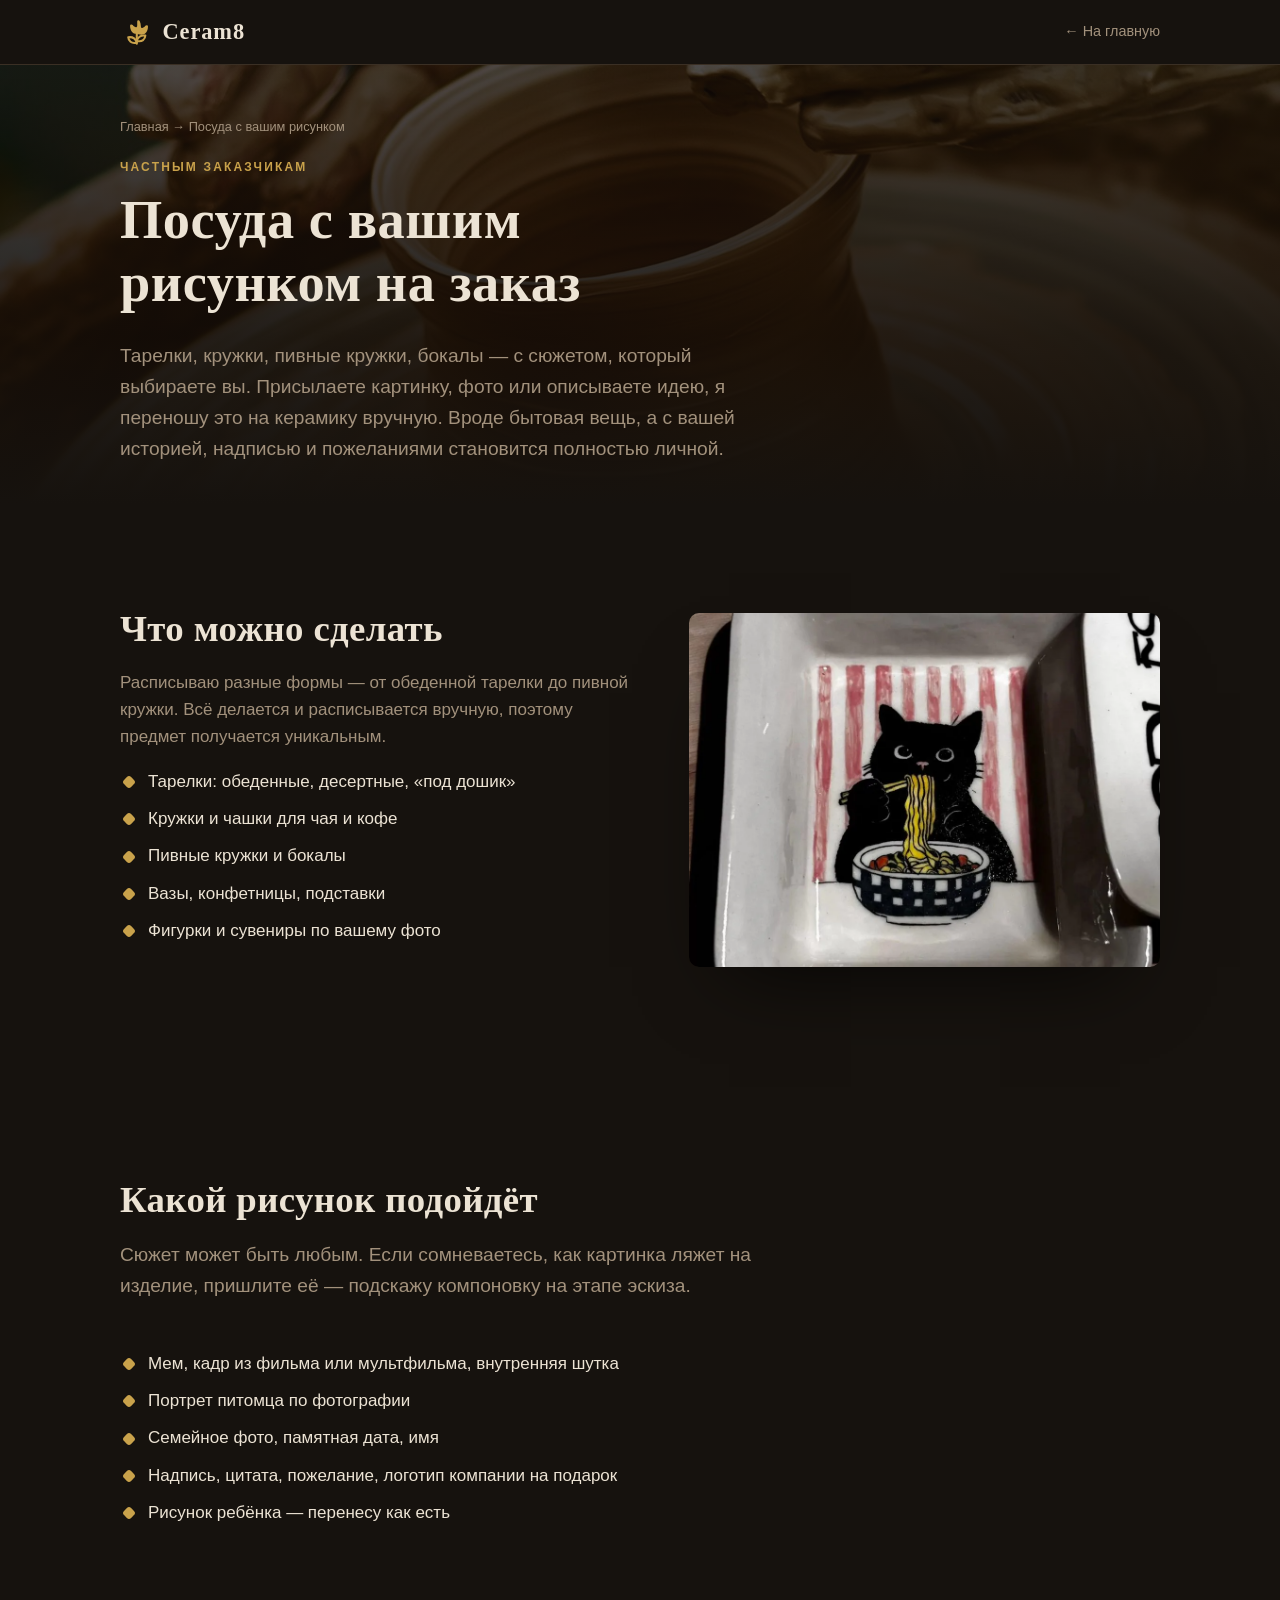
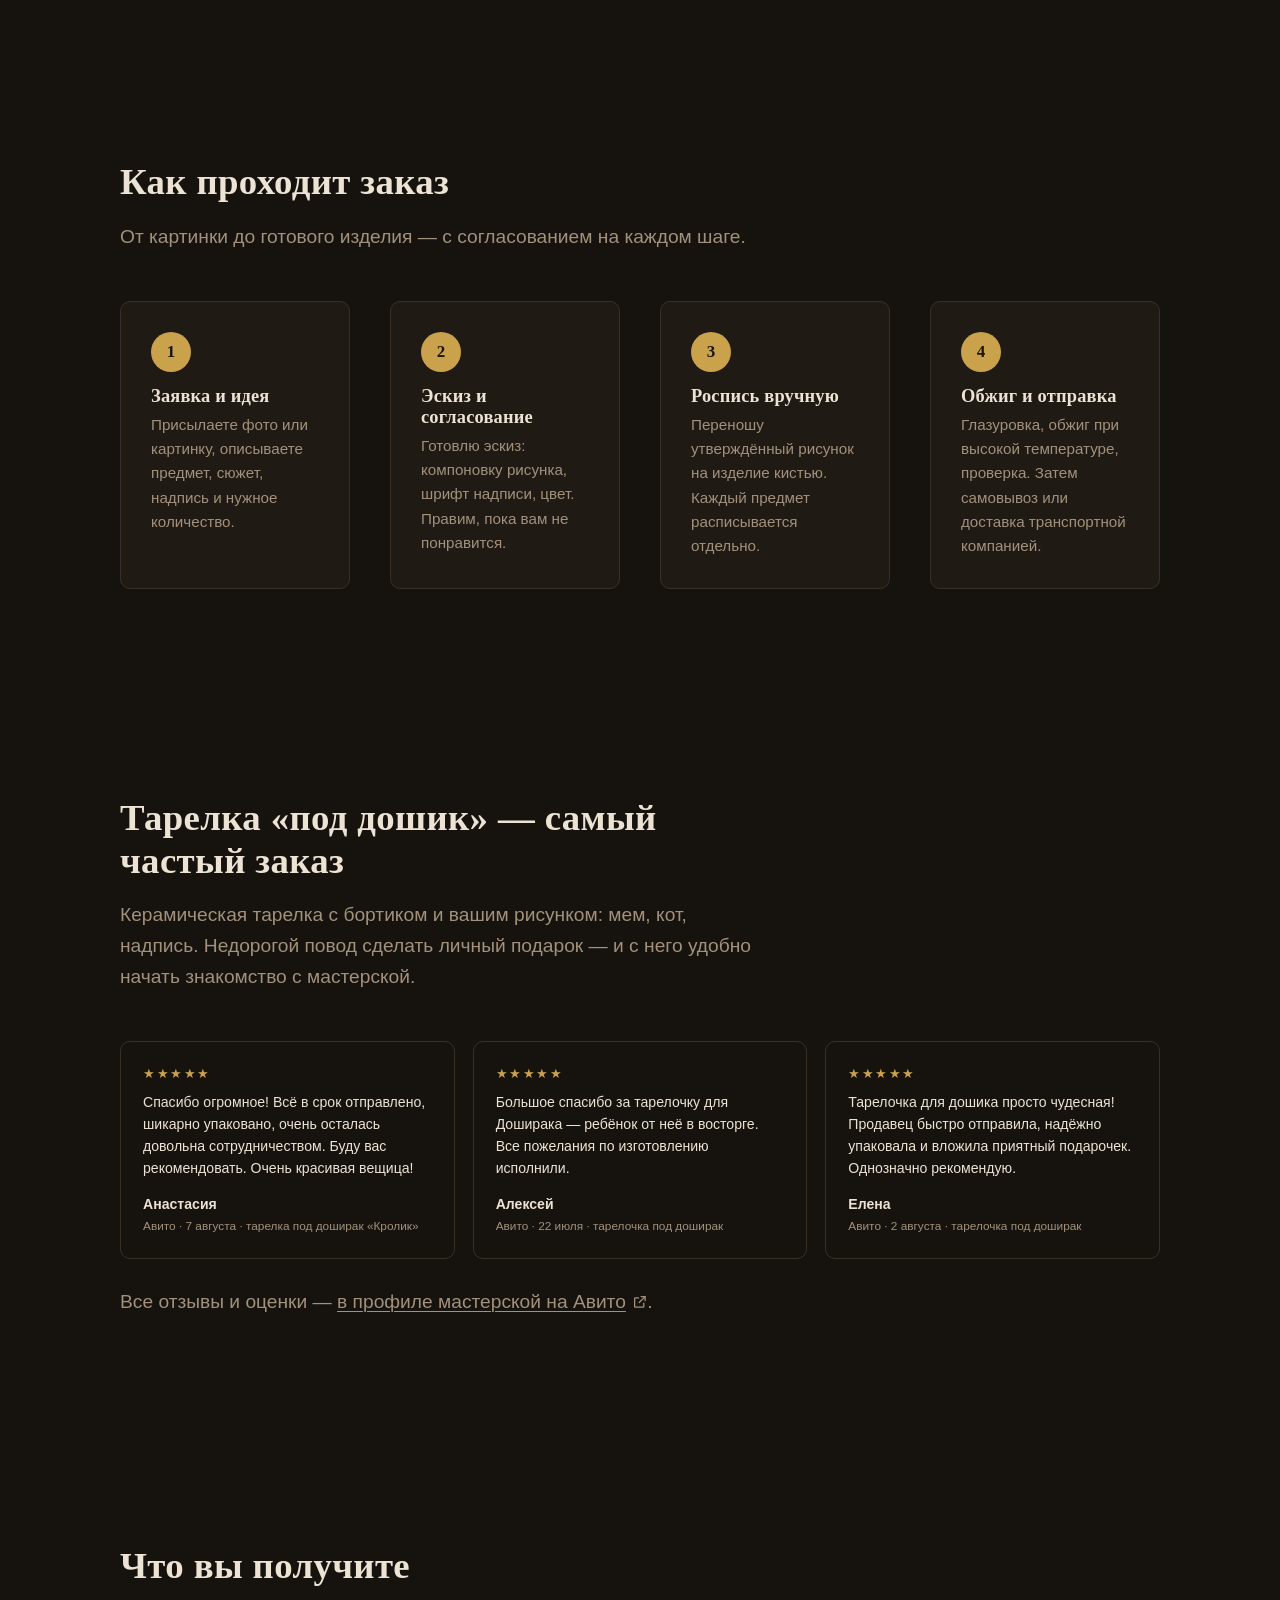
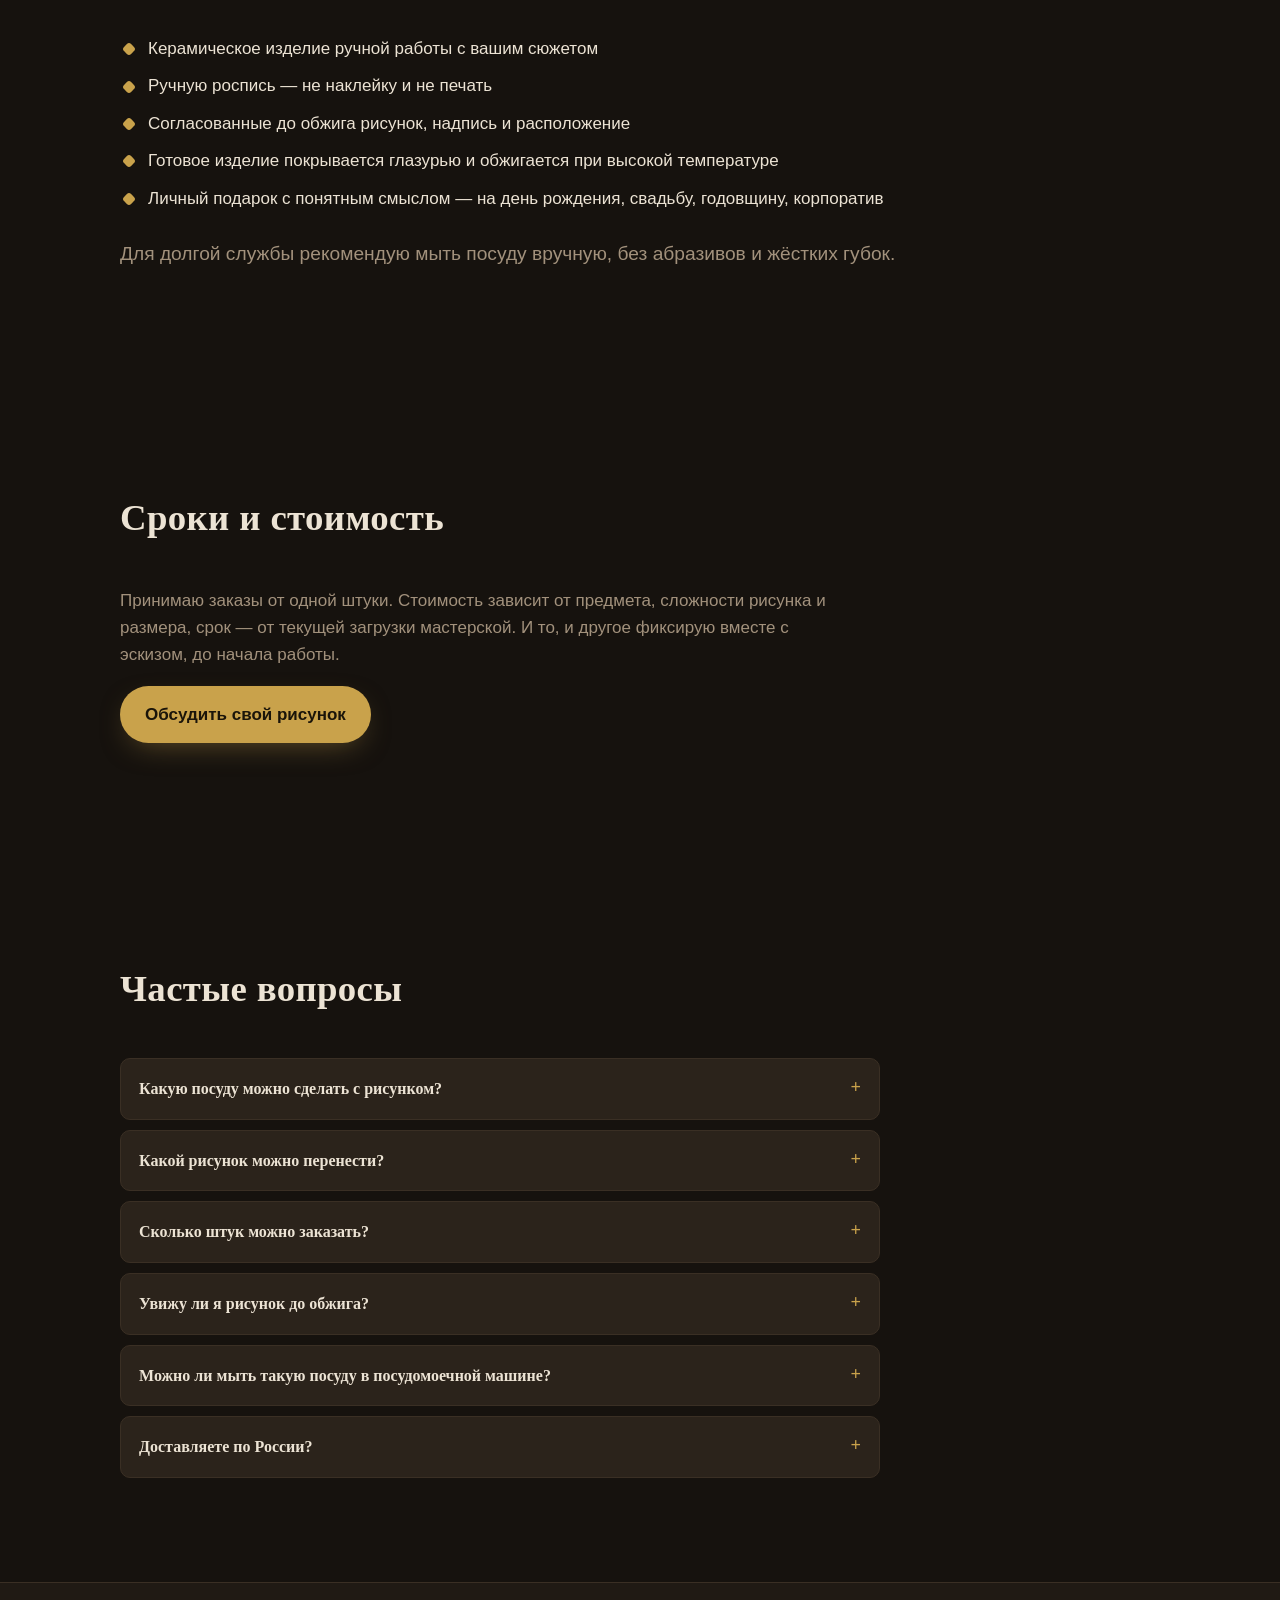
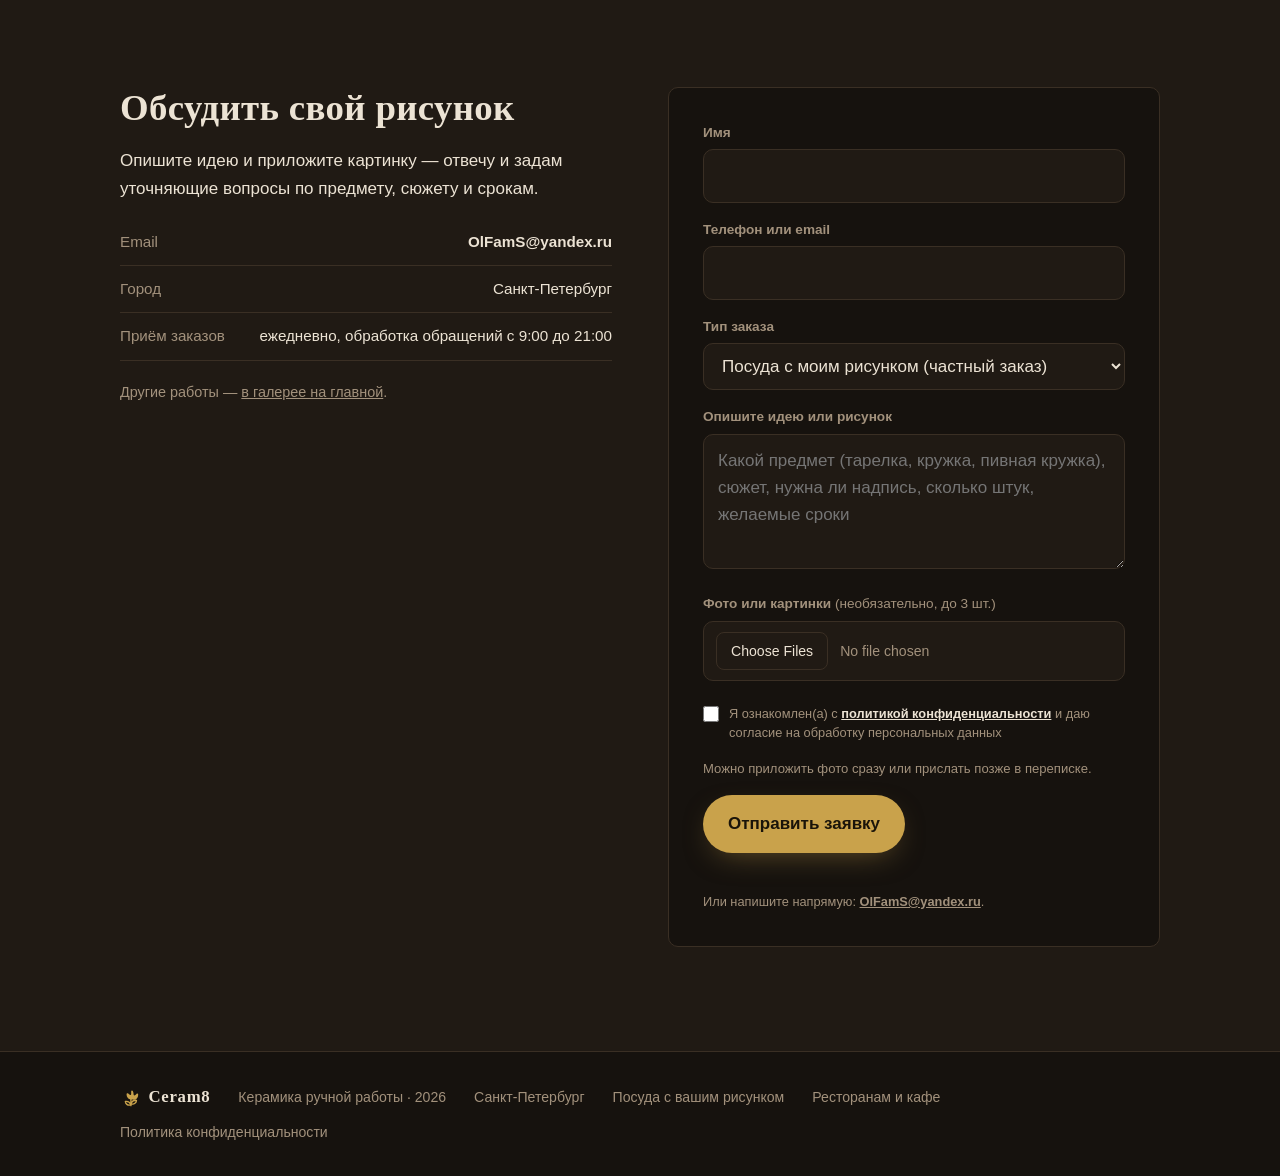
<file: posuda-s-risunkom/index.html>
<!doctype html>
<html lang="ru" data-design="3">
<head>
<meta charset="utf-8">
<meta name="viewport" content="width=device-width, initial-scale=1">

<!-- Yandex.Metrika counter -->
<script>
   (function(m,e,t,r,i,k,a){m[i]=m[i]||function(){(m[i].a=m[i].a||[]).push(arguments)};
   m[i].l=1*new Date();
   for (var j = 0; j < document.scripts.length; j++) {if (document.scripts[j].src === r) { return; }}
   k=e.createElement(t),a=e.getElementsByTagName(t)[0],k.async=1,k.src=r,a.parentNode.insertBefore(k,a)})
   (window, document, "script", "https://mc.yandex.ru/metrika/tag.js?id=112387627", "ym");
   ym(112387627, "init", {webvisor:true, clickmap:true, accurateTrackBounce:true, trackLinks:true});
</script>
<noscript><div><img src="https://mc.yandex.ru/watch/112387627" style="position:absolute; left:-9999px;" alt="" /></div></noscript>
<!-- /Yandex.Metrika counter -->

<title>Посуда с вашим рисунком на заказ: тарелки, кружки, пивные кружки — Ceram8</title>
<meta name="description" content="Керамическая посуда с вашим рисунком: тарелки, кружки, пивные кружки, бокалы. Мем, фото питомца, надпись или дата — переношу вручную, согласуем эскиз до обжига. От одной штуки, Санкт-Петербург, доставка по России.">
<link rel="canonical" href="https://ceram8.ru/posuda-s-risunkom/">

<meta property="og:type" content="website">
<meta property="og:site_name" content="Ceram8">
<meta property="og:locale" content="ru_RU">
<meta property="og:url" content="https://ceram8.ru/posuda-s-risunkom/">
<meta property="og:title" content="Посуда с вашим рисунком на заказ — Ceram8">
<meta property="og:description" content="Тарелки, кружки, пивные кружки с вашим сюжетом: мем, портрет питомца, надпись. Ручная роспись, эскиз до обжига, от одной штуки.">
<meta property="og:image" content="https://ceram8.ru/images/og.jpg">
<meta property="og:image:width" content="1200">
<meta property="og:image:height" content="630">
<meta name="twitter:card" content="summary_large_image">

<link rel="icon" type="image/svg+xml" href="data:image/svg+xml,%3Csvg%20xmlns='http://www.w3.org/2000/svg'%20viewBox='0%200%2024%2024'%3E%3Cg%20fill='none'%20stroke='%23b26a3f'%20stroke-width='1.7'%20stroke-linecap='round'%20stroke-linejoin='round'%3E%3Cpath%20d='M12%2014.4c-3.1%200-5-3-4.4-6.6%201.7%201.9%202.8%202.7%204.4%202.7s2.7-.8%204.4-2.7c.6%203.6-1.3%206.6-4.4%206.6Z'/%3E%3Cpath%20d='M12%2010.5c-1-1.9-1-3.9%200-5.8%201%201.9%201%203.9%200%205.8Z'/%3E%3Cpath%20d='M12%2014.4V20'/%3E%3Cpath%20d='M12%2018.2c-1.9-2.3-4.6-2.9-7-1.5.3%202.7%202.9%204%205.3%203'/%3E%3Cpath%20d='M12%2017.2c1.9-2.3%204.6-2.9%207-1.5-.3%202.7-2.9%204-5.3%203'/%3E%3C/g%3E%3C/svg%3E">
<link rel="icon" href="../favicon.ico" sizes="32x32">
<link rel="stylesheet" href="../style.css">

<script type="application/ld+json">
{
  "@context": "https://schema.org",
  "@graph": [
    {
      "@type": "BreadcrumbList",
      "itemListElement": [
        { "@type": "ListItem", "position": 1, "name": "Главная", "item": "https://ceram8.ru/" },
        { "@type": "ListItem", "position": 2, "name": "Посуда с вашим рисунком", "item": "https://ceram8.ru/posuda-s-risunkom/" }
      ]
    },
    {
      "@type": "Service",
      "name": "Керамическая посуда с вашим рисунком на заказ",
      "serviceType": "Посуда ручной работы на заказ: тарелки, кружки, пивные кружки",
      "url": "https://ceram8.ru/posuda-s-risunkom/",
      "areaServed": "Россия",
      "provider": { "@type": "LocalBusiness", "name": "Ceram8", "@id": "https://ceram8.ru/#business" }
    },
    {
      "@type": "FAQPage",
      "mainEntity": [
        { "@type": "Question", "name": "Какую посуду можно сделать с рисунком?", "acceptedAnswer": { "@type": "Answer", "text": "Тарелки, кружки и чашки, пивные кружки и бокалы, вазы, конфетницы, подставки. Если нужного предмета нет в списке — опишите идею, обсудим." } },
        { "@type": "Question", "name": "Какой рисунок можно перенести?", "acceptedAnswer": { "@type": "Answer", "text": "Практически любой: фотографию, мем, кадр из фильма, портрет питомца, надпись или дату. Пришлите картинку или опишите идею — подскажу, как она ляжет на изделие." } },
        { "@type": "Question", "name": "Сколько штук можно заказать?", "acceptedAnswer": { "@type": "Answer", "text": "От одной штуки. Можно сделать комплект с разными рисунками — например, кружки для всей семьи или компании." } },
        { "@type": "Question", "name": "Увижу ли я рисунок до обжига?", "acceptedAnswer": { "@type": "Answer", "text": "Да. Сначала согласуем эскиз: сюжет, надпись, расположение и цвет. К росписи приступаю только после вашего подтверждения." } },
        { "@type": "Question", "name": "Можно ли мыть такую посуду в посудомоечной машине?", "acceptedAnswer": { "@type": "Answer", "text": "Лучше мыть вручную, без жёстких губок и абразивов — так роспись дольше сохраняет вид." } },
        { "@type": "Question", "name": "Доставляете по России?", "acceptedAnswer": { "@type": "Answer", "text": "Да, отправляю транспортной компанией. По Санкт-Петербургу возможен самовывоз." } }
      ]
    }
  ]
}
</script>
</head>
<body>

<header class="site-header">
  <div class="wrap site-header__inner">
    <a href="../" class="logo">
      <svg class="logo__mark" viewBox="0 0 24 24" aria-hidden="true" focusable="false">
        <path fill="currentColor" d="M12 13.6c-2.9 0-4.8-2.5-4.8-5.9 0-1 1.2-1.3 1.9-.5.7.9 1.6 1.6 2.3 1.6.6 0 .9-.5.9-1.5V4.7c0-1 1.3-1.2 1.8-.3.5 1 .8 2.2.8 3.4 0 1 .3 1.5.9 1.5.7 0 1.6-.7 2.3-1.6.7-.8 1.9-.5 1.9.5 0 3.4-1.9 5.9-4.8 5.9z"/>
        <g fill="none" stroke="currentColor" stroke-width="1.5" stroke-linecap="round" stroke-linejoin="round">
          <path d="M12 13.6V20.5"/>
          <path d="M12 19.4c-1-2.5-3.4-3.9-6.1-3.5.1 2.7 2.5 4.5 5.2 4"/>
          <path d="M12 18.2c1-2.5 3.4-3.9 6.1-3.5-.1 2.7-2.5 4.5-5.2 4"/>
        </g>
      </svg>
      <span>Ceram8</span>
    </a>
    <a href="../" class="legal__back">← На главную</a>
  </div>
</header>

<main>

  <section class="section subhead">
    <div class="wrap">
      <p class="crumbs"><a href="../">Главная</a> → Посуда с вашим рисунком</p>
      <p class="kicker">Частным заказчикам</p>
      <h1>Посуда с вашим рисунком на заказ</h1>
      <p class="lead">
        Тарелки, кружки, пивные кружки, бокалы — с сюжетом, который выбираете вы. Присылаете
        картинку, фото или описываете идею, я переношу это на керамику вручную. Вроде бытовая
        вещь, а с вашей историей, надписью и пожеланиями становится полностью личной.
      </p>
    </div>
  </section>

  <section class="section">
    <div class="wrap sp-intro__inner">
      <div class="prose">
        <h2>Что можно сделать</h2>
        <p>
          Расписываю разные формы — от обеденной тарелки до пивной кружки. Всё делается и
          расписывается вручную, поэтому предмет получается уникальным.
        </p>
        <ul class="ticks">
          <li>Тарелки: обеденные, десертные, «под дошик»</li>
          <li>Кружки и чашки для чая и кофе</li>
          <li>Пивные кружки и бокалы</li>
          <li>Вазы, конфетницы, подставки</li>
          <li>Фигурки и сувениры по вашему фото</li>
        </ul>
      </div>
      <figure class="photo-frame">
        <picture>
          <source srcset="../images/kot-ramen.webp" type="image/webp">
          <img class="photo-frame__img" src="../images/kot-ramen.jpg" width="997" height="1135" alt="Керамическая тарелка ручной работы с росписью: чёрный кот с палочками ест лапшу из мисочки" loading="lazy" decoding="async">
        </picture>
      </figure>
    </div>
  </section>

  <section class="section">
    <div class="wrap">
      <div class="section__head">
        <h2>Какой рисунок подойдёт</h2>
        <p class="section__sub">Сюжет может быть любым. Если сомневаетесь, как картинка ляжет на изделие, пришлите её — подскажу компоновку на этапе эскиза.</p>
      </div>
      <ul class="ticks">
        <li>Мем, кадр из фильма или мультфильма, внутренняя шутка</li>
        <li>Портрет питомца по фотографии</li>
        <li>Семейное фото, памятная дата, имя</li>
        <li>Надпись, цитата, пожелание, логотип компании на подарок</li>
        <li>Рисунок ребёнка — перенесу как есть</li>
      </ul>
    </div>
  </section>

  <section class="section">
    <div class="wrap">
      <div class="section__head">
        <h2>Как проходит заказ</h2>
        <p class="section__sub">От картинки до готового изделия — с согласованием на каждом шаге.</p>
      </div>
      <ol class="steps">
        <li class="step">
          <span class="step__num">1</span>
          <h3>Заявка и идея</h3>
          <p>Присылаете фото или картинку, описываете предмет, сюжет, надпись и нужное количество.</p>
        </li>
        <li class="step">
          <span class="step__num">2</span>
          <h3>Эскиз и согласование</h3>
          <p>Готовлю эскиз: компоновку рисунка, шрифт надписи, цвет. Правим, пока вам не понравится.</p>
        </li>
        <li class="step">
          <span class="step__num">3</span>
          <h3>Роспись вручную</h3>
          <p>Переношу утверждённый рисунок на изделие кистью. Каждый предмет расписывается отдельно.</p>
        </li>
        <li class="step">
          <span class="step__num">4</span>
          <h3>Обжиг и отправка</h3>
          <p>Глазуровка, обжиг при высокой температуре, проверка. Затем самовывоз или доставка транспортной компанией.</p>
        </li>
      </ol>
    </div>
  </section>

  <section class="section">
    <div class="wrap">
      <div class="section__head">
        <h2>Тарелка «под дошик» — самый частый заказ</h2>
        <p class="section__sub">Керамическая тарелка с бортиком и вашим рисунком: мем, кот, надпись. Недорогой повод сделать личный подарок — и с него удобно начать знакомство с мастерской.</p>
      </div>
      <div class="review-list">
        <figure class="review">
          <div class="review__stars" aria-label="Оценка 5 из 5">★★★★★</div>
          <blockquote>Спасибо огромное! Всё в срок отправлено, шикарно упаковано, очень осталась довольна сотрудничеством. Буду вас рекомендовать. Очень красивая вещица!</blockquote>
          <figcaption>
            <span class="review__author">Анастасия</span>
            <span class="review__meta">Авито · 7 августа · тарелка под доширак «Кролик»</span>
          </figcaption>
        </figure>
        <figure class="review">
          <div class="review__stars" aria-label="Оценка 5 из 5">★★★★★</div>
          <blockquote>Большое спасибо за тарелочку для Доширака — ребёнок от неё в восторге. Все пожелания по изготовлению исполнили.</blockquote>
          <figcaption>
            <span class="review__author">Алексей</span>
            <span class="review__meta">Авито · 22 июля · тарелочка под доширак</span>
          </figcaption>
        </figure>
        <figure class="review">
          <div class="review__stars" aria-label="Оценка 5 из 5">★★★★★</div>
          <blockquote>Тарелочка для дошика просто чудесная! Продавец быстро отправила, надёжно упаковала и вложила приятный подарочек. Однозначно рекомендую.</blockquote>
          <figcaption>
            <span class="review__author">Елена</span>
            <span class="review__meta">Авито · 2 августа · тарелочка под доширак</span>
          </figcaption>
        </figure>
      </div>
      <p class="section__sub">
        Все отзывы и оценки —
        <a href="https://www.avito.ru/brands/23a82c1f3da20328be0f1d66113ceb50/all?sellerId=0406275f1c417eec04f9500fab9211e6" class="link-ext" target="_blank" rel="nofollow noopener">в профиле мастерской на Авито<svg class="link-ext__icon" width="14" height="14" viewBox="0 0 24 24" fill="none" stroke="currentColor" stroke-width="2" stroke-linecap="round" stroke-linejoin="round" aria-hidden="true"><path d="M14 4h6v6"/><path d="M20 4 11 13"/><path d="M18 14v5a1 1 0 0 1-1 1H5a1 1 0 0 1-1-1V7a1 1 0 0 1 1-1h5"/></svg></a>.
      </p>
    </div>
  </section>

  <section class="section">
    <div class="wrap">
      <div class="section__head">
        <h2>Что вы получите</h2>
      </div>
      <ul class="ticks">
        <li>Керамическое изделие ручной работы с вашим сюжетом</li>
        <li>Ручную роспись — не наклейку и не печать</li>
        <li>Согласованные до обжига рисунок, надпись и расположение</li>
        <li>Готовое изделие покрывается глазурью и обжигается при высокой температуре</li>
        <li>Личный подарок с понятным смыслом — на день рождения, свадьбу, годовщину, корпоратив</li>
      </ul>
      <p class="section__sub">Для долгой службы рекомендую мыть посуду вручную, без абразивов и жёстких губок.</p>
    </div>
  </section>

  <section class="section">
    <div class="wrap">
      <div class="section__head">
        <h2>Сроки и стоимость</h2>
      </div>
      <div class="prose">
        <p>
          Принимаю заказы от одной штуки. Стоимость зависит от предмета, сложности рисунка и
          размера, срок — от текущей загрузки мастерской. И то, и другое фиксирую вместе с
          эскизом, до начала работы.
        </p>
        <p><a href="#request-form" class="btn btn--primary">Обсудить свой рисунок</a></p>
      </div>
    </div>
  </section>

  <section class="section faq-section">
    <div class="wrap">
      <div class="section__head">
        <h2>Частые вопросы</h2>
      </div>
      <div class="faq">
        <details class="faq__item">
          <summary>Какую посуду можно сделать с рисунком?</summary>
          <p>Тарелки, кружки и чашки, пивные кружки и бокалы, вазы, конфетницы, подставки. Если нужного предмета нет в списке — опишите идею, обсудим.</p>
        </details>
        <details class="faq__item">
          <summary>Какой рисунок можно перенести?</summary>
          <p>Практически любой: фотографию, мем, кадр из фильма, портрет питомца, надпись или дату. Пришлите картинку или опишите идею — подскажу, как она ляжет на изделие.</p>
        </details>
        <details class="faq__item">
          <summary>Сколько штук можно заказать?</summary>
          <p>От одной штуки. Можно сделать комплект с разными рисунками — например, кружки для всей семьи или компании.</p>
        </details>
        <details class="faq__item">
          <summary>Увижу ли я рисунок до обжига?</summary>
          <p>Да. Сначала согласуем эскиз: сюжет, надпись, расположение и цвет. К росписи приступаю только после вашего подтверждения.</p>
        </details>
        <details class="faq__item">
          <summary>Можно ли мыть такую посуду в посудомоечной машине?</summary>
          <p>Лучше мыть вручную, без жёстких губок и абразивов — так роспись дольше сохраняет вид.</p>
        </details>
        <details class="faq__item">
          <summary>Доставляете по России?</summary>
          <p>Да, отправляю транспортной компанией. По Санкт-Петербургу возможен самовывоз.</p>
        </details>
      </div>
    </div>
  </section>

  <section class="section sp-form">
    <div class="wrap contacts__inner">
      <div class="contacts__info">
        <h2>Обсудить свой рисунок</h2>
        <p>Опишите идею и приложите картинку — отвечу и задам уточняющие вопросы по предмету, сюжету и срокам.</p>
        <ul class="contacts__list">
          <li><span>Email</span> <a href="mailto:OlFamS@yandex.ru">OlFamS@yandex.ru</a></li>
          <li><span>Город</span> <span>Санкт-Петербург</span></li>
          <li><span>Приём заказов</span> <span>ежедневно, обработка обращений с 9:00 до 21:00</span></li>
        </ul>
        <p class="contacts__avito">Другие работы — <a href="../#gallery">в галерее на главной</a>.</p>
      </div>

      <form class="form" id="request-form" novalidate>
        <div class="field">
          <label for="f-name">Имя</label>
          <input type="text" id="f-name" name="name" autocomplete="name" required>
        </div>
        <div class="field">
          <label for="f-contact">Телефон или email</label>
          <input type="text" id="f-contact" name="contact" autocomplete="tel" required>
        </div>
        <div class="field">
          <label for="f-type">Тип заказа</label>
          <select id="f-type" name="type">
            <option>Посуда с моим рисунком (частный заказ)</option>
            <option>Посуда для ресторана / кафе (тираж от 5)</option>
            <option>Другое / не определился</option>
          </select>
        </div>
        <div class="field">
          <label for="f-message">Опишите идею или рисунок</label>
          <textarea id="f-message" name="message" rows="4" placeholder="Какой предмет (тарелка, кружка, пивная кружка), сюжет, нужна ли надпись, сколько штук, желаемые сроки"></textarea>
        </div>
        <div class="field">
          <label for="f-files">Фото или картинки <span class="field__opt">(необязательно, до 3 шт.)</span></label>
          <input type="file" id="f-files" name="files" accept="image/jpeg,image/png,image/webp" multiple>
          <ul class="filelist" id="filelist" aria-live="polite"></ul>
        </div>
        <div class="field field--hp" aria-hidden="true">
          <label for="f-company">Не заполняйте это поле</label>
          <input type="text" id="f-company" name="company" tabindex="-1" autocomplete="off">
        </div>
        <label class="consent">
          <input type="checkbox" id="f-consent" name="consent" required>
          <span>Я ознакомлен(а) с <a href="../privacy.html" target="_blank" rel="noopener">политикой конфиденциальности</a> и даю согласие на обработку персональных данных</span>
        </label>
        <p class="form__hint">Можно приложить фото сразу или прислать позже в переписке.</p>
        <button type="submit" class="btn btn--primary">Отправить заявку</button>
        <p class="form__status" id="form-status" role="status" aria-live="polite"></p>
        <p class="form__disclaimer">Или напишите напрямую: <a href="mailto:OlFamS@yandex.ru">OlFamS@yandex.ru</a>.</p>
      </form>
    </div>
  </section>

</main>

<footer class="site-footer">
  <div class="wrap site-footer__inner">
    <span class="logo logo--sm">
      <svg class="logo__mark" viewBox="0 0 24 24" aria-hidden="true" focusable="false">
        <path fill="currentColor" d="M12 13.6c-2.9 0-4.8-2.5-4.8-5.9 0-1 1.2-1.3 1.9-.5.7.9 1.6 1.6 2.3 1.6.6 0 .9-.5.9-1.5V4.7c0-1 1.3-1.2 1.8-.3.5 1 .8 2.2.8 3.4 0 1 .3 1.5.9 1.5.7 0 1.6-.7 2.3-1.6.7-.8 1.9-.5 1.9.5 0 3.4-1.9 5.9-4.8 5.9z"/>
        <g fill="none" stroke="currentColor" stroke-width="1.5" stroke-linecap="round" stroke-linejoin="round">
          <path d="M12 13.6V20.5"/>
          <path d="M12 19.4c-1-2.5-3.4-3.9-6.1-3.5.1 2.7 2.5 4.5 5.2 4"/>
          <path d="M12 18.2c1-2.5 3.4-3.9 6.1-3.5-.1 2.7-2.5 4.5-5.2 4"/>
        </g>
      </svg>
      <span>Ceram8</span>
    </span>
    <span>Керамика ручной работы · <span id="year"></span></span>
    <span>Санкт-Петербург</span>
    <a href="../posuda-s-risunkom/">Посуда с вашим рисунком</a>
    <a href="../restoranam/">Ресторанам и кафе</a>
    <a href="../privacy.html">Политика конфиденциальности</a>
  </div>
</footer>

<dialog class="modal" id="thanks-modal">
  <div class="modal__box">
    <svg class="modal__icon" viewBox="0 0 48 48" aria-hidden="true">
      <circle cx="24" cy="24" r="21" fill="none" stroke="currentColor" stroke-width="2.4"/>
      <path d="M15 24.5l6.5 6.5L34 17" fill="none" stroke="currentColor" stroke-width="3" stroke-linecap="round" stroke-linejoin="round"/>
    </svg>
    <h2>Спасибо за обращение!</h2>
    <p>Мы свяжемся с вами в ближайшее время.</p>
    <button type="button" class="btn btn--primary" data-close-modal autofocus>Хорошо</button>
  </div>
</dialog>

<script src="../script.js"></script>
</body>
</html>
</file>
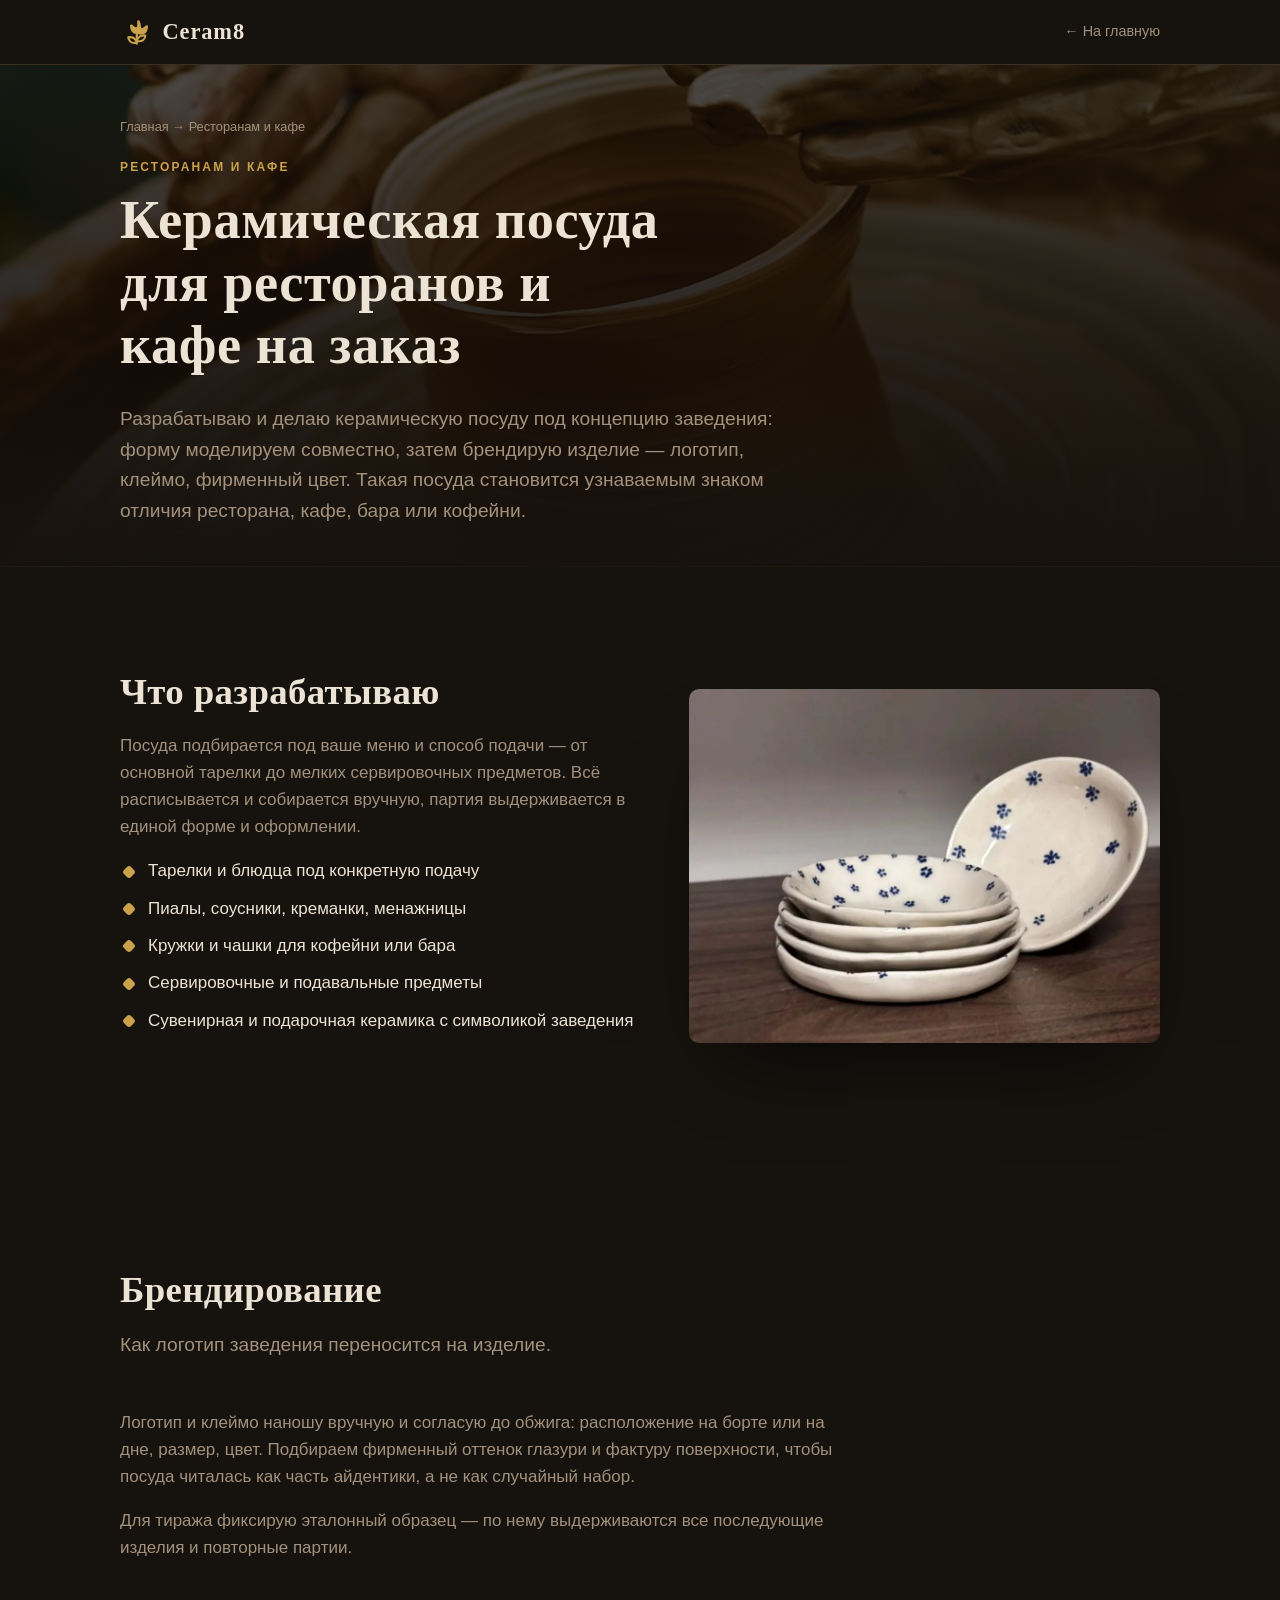
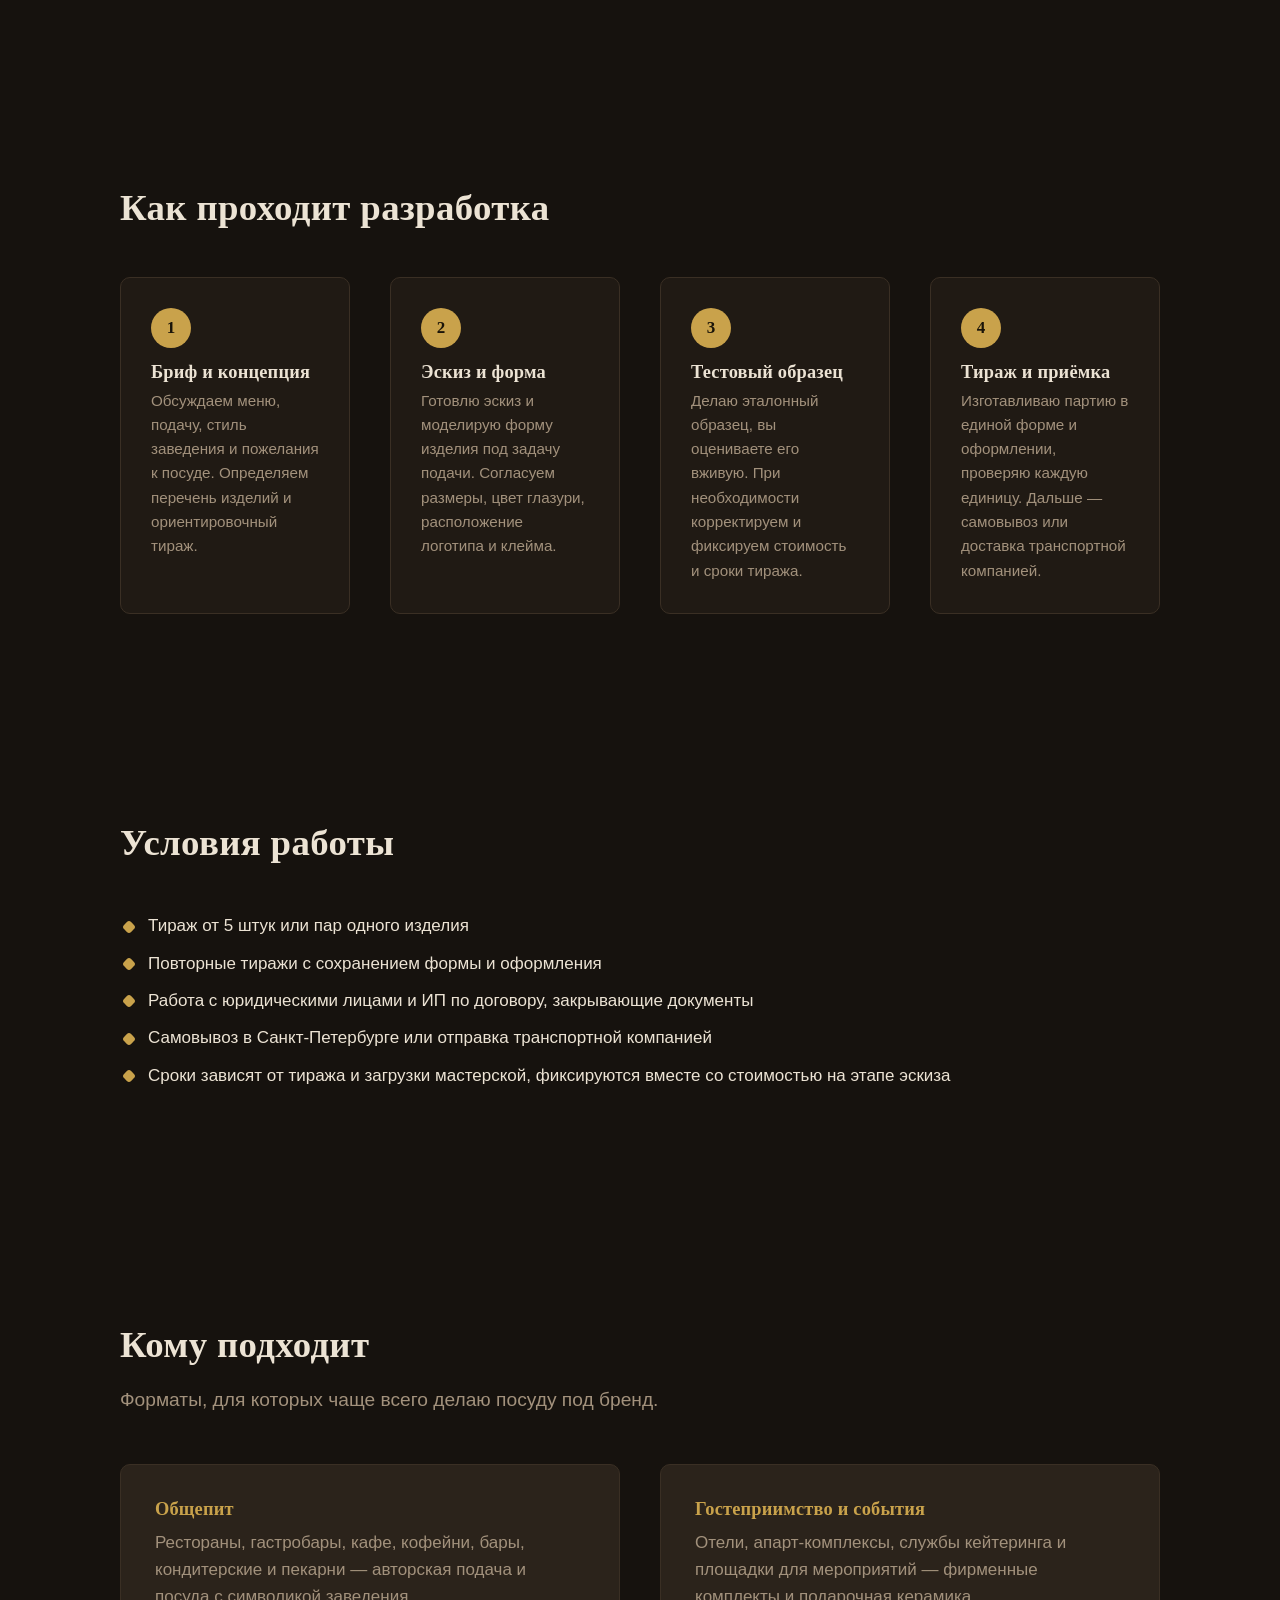
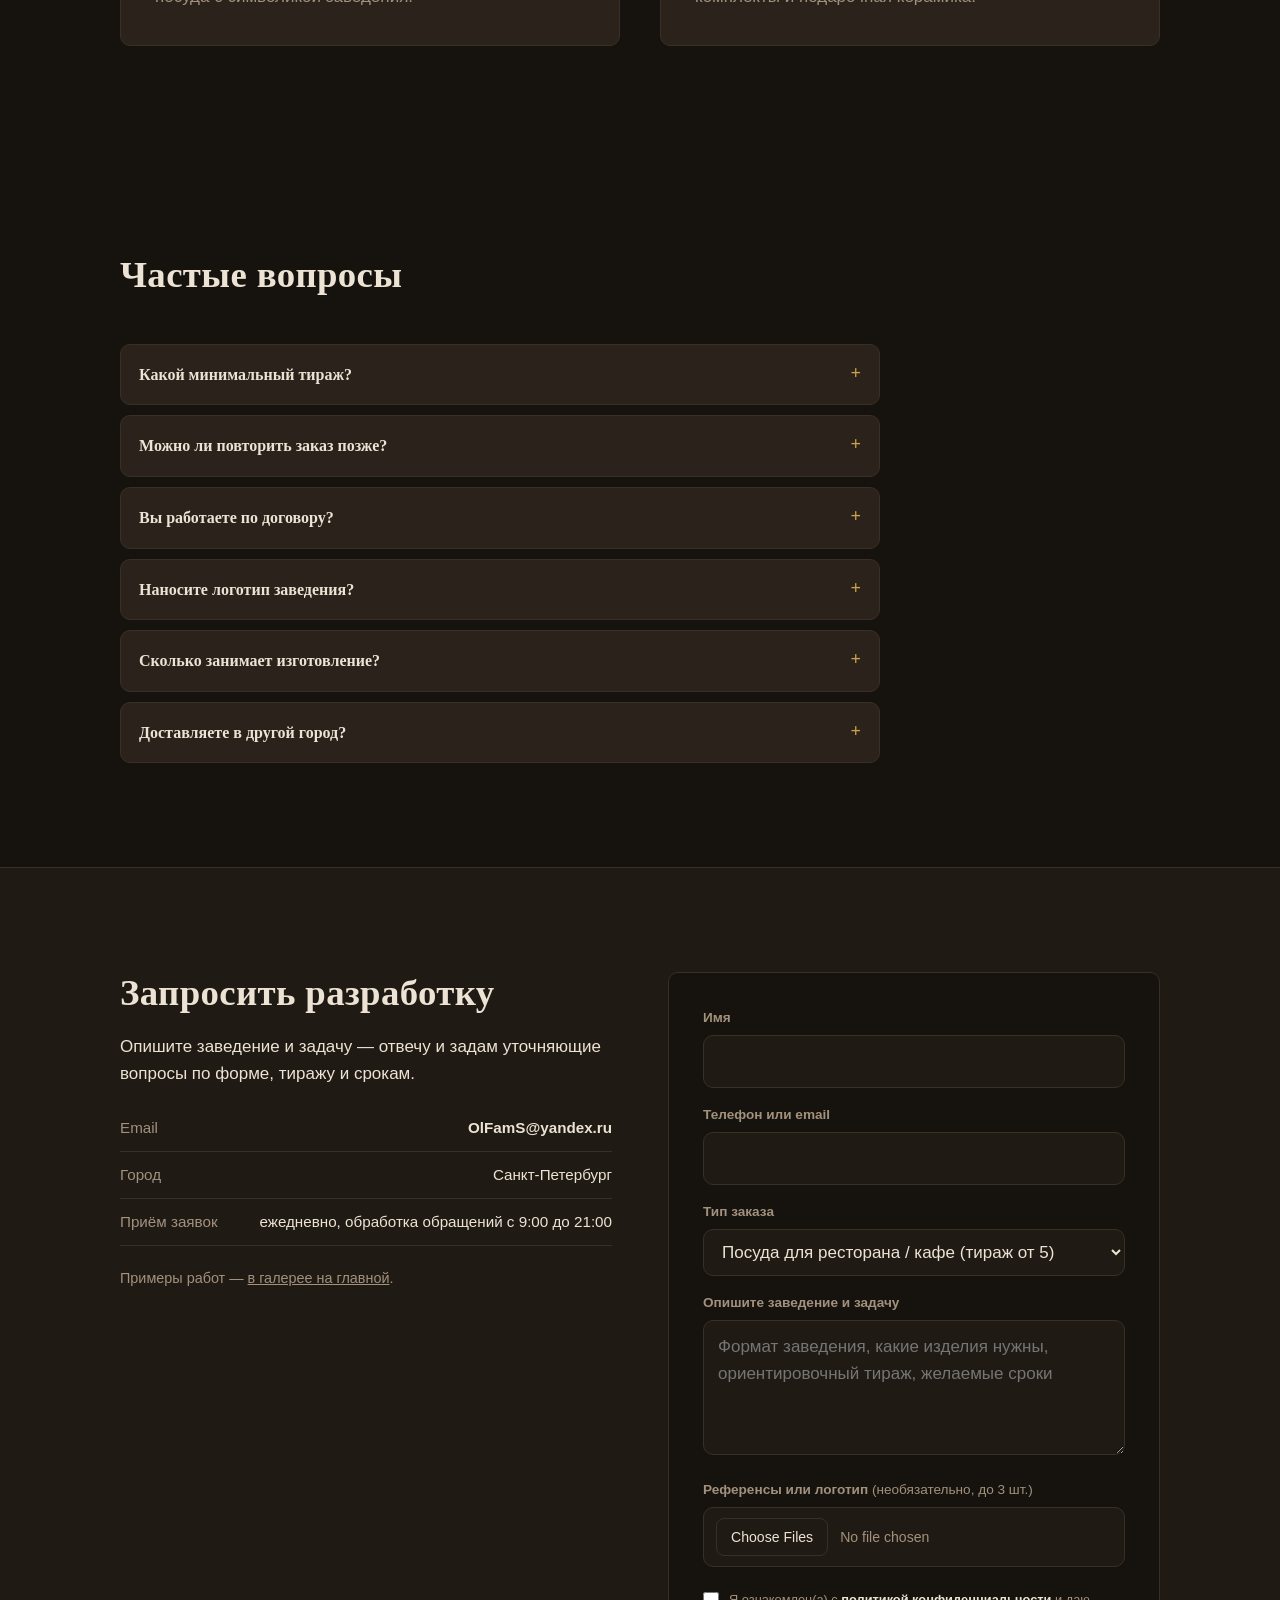
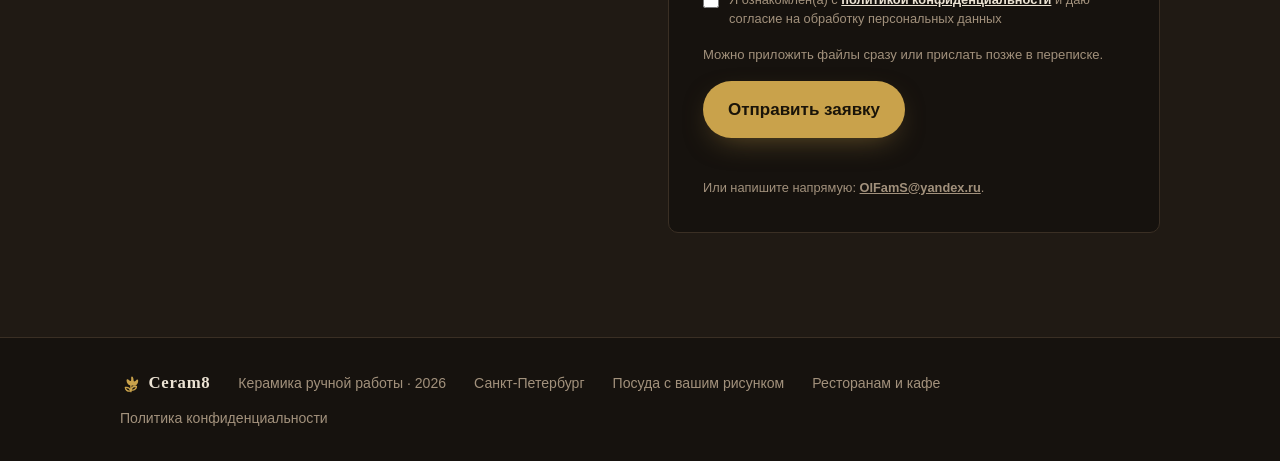
<file: restoranam/index.html>
<!doctype html>
<html lang="ru" data-design="3">
<head>
<meta charset="utf-8">
<meta name="viewport" content="width=device-width, initial-scale=1">

<!-- Yandex.Metrika counter -->
<script>
   (function(m,e,t,r,i,k,a){m[i]=m[i]||function(){(m[i].a=m[i].a||[]).push(arguments)};
   m[i].l=1*new Date();
   for (var j = 0; j < document.scripts.length; j++) {if (document.scripts[j].src === r) { return; }}
   k=e.createElement(t),a=e.getElementsByTagName(t)[0],k.async=1,k.src=r,a.parentNode.insertBefore(k,a)})
   (window, document, "script", "https://mc.yandex.ru/metrika/tag.js?id=112387627", "ym");
   ym(112387627, "init", {webvisor:true, clickmap:true, accurateTrackBounce:true, trackLinks:true});
</script>
<noscript><div><img src="https://mc.yandex.ru/watch/112387627" style="position:absolute; left:-9999px;" alt="" /></div></noscript>
<!-- /Yandex.Metrika counter -->

<title>Керамическая посуда для ресторанов и кафе на заказ — Ceram8</title>
<meta name="description" content="Разработка и брендирование керамической посуды под концепцию ресторана, кафе, бара или кофейни. Совместное моделирование формы, логотип и клеймо, тираж от 5 штук. Санкт-Петербург, работа по договору.">
<link rel="canonical" href="https://ceram8.ru/restoranam/">

<meta property="og:type" content="website">
<meta property="og:site_name" content="Ceram8">
<meta property="og:locale" content="ru_RU">
<meta property="og:url" content="https://ceram8.ru/restoranam/">
<meta property="og:title" content="Керамическая посуда для ресторанов и кафе на заказ — Ceram8">
<meta property="og:description" content="Посуда под бренд заведения: совместное моделирование формы, логотип и клеймо, тираж от 5 штук. Санкт-Петербург, по договору.">
<meta property="og:image" content="https://ceram8.ru/images/og.jpg">
<meta property="og:image:width" content="1200">
<meta property="og:image:height" content="630">
<meta name="twitter:card" content="summary_large_image">

<link rel="icon" type="image/svg+xml" href="data:image/svg+xml,%3Csvg%20xmlns='http://www.w3.org/2000/svg'%20viewBox='0%200%2024%2024'%3E%3Cg%20fill='none'%20stroke='%23b26a3f'%20stroke-width='1.7'%20stroke-linecap='round'%20stroke-linejoin='round'%3E%3Cpath%20d='M12%2014.4c-3.1%200-5-3-4.4-6.6%201.7%201.9%202.8%202.7%204.4%202.7s2.7-.8%204.4-2.7c.6%203.6-1.3%206.6-4.4%206.6Z'/%3E%3Cpath%20d='M12%2010.5c-1-1.9-1-3.9%200-5.8%201%201.9%201%203.9%200%205.8Z'/%3E%3Cpath%20d='M12%2014.4V20'/%3E%3Cpath%20d='M12%2018.2c-1.9-2.3-4.6-2.9-7-1.5.3%202.7%202.9%204%205.3%203'/%3E%3Cpath%20d='M12%2017.2c1.9-2.3%204.6-2.9%207-1.5-.3%202.7-2.9%204-5.3%203'/%3E%3C/g%3E%3C/svg%3E">
<link rel="icon" href="../favicon.ico" sizes="32x32">
<link rel="stylesheet" href="../style.css">

<script type="application/ld+json">
{
  "@context": "https://schema.org",
  "@graph": [
    {
      "@type": "BreadcrumbList",
      "itemListElement": [
        { "@type": "ListItem", "position": 1, "name": "Главная", "item": "https://ceram8.ru/" },
        { "@type": "ListItem", "position": 2, "name": "Ресторанам и кафе", "item": "https://ceram8.ru/restoranam/" }
      ]
    },
    {
      "@type": "Service",
      "name": "Разработка и брендирование керамической посуды для ресторанов и кафе",
      "serviceType": "Изготовление керамической посуды на заказ",
      "url": "https://ceram8.ru/restoranam/",
      "areaServed": "Санкт-Петербург",
      "provider": { "@type": "LocalBusiness", "name": "Ceram8", "@id": "https://ceram8.ru/#business" }
    },
    {
      "@type": "FAQPage",
      "mainEntity": [
        { "@type": "Question", "name": "Какой минимальный тираж?", "acceptedAnswer": { "@type": "Answer", "text": "Беру заказы от 5 штук или пар одного изделия. Для стартового теста можно сделать небольшую партию, а затем повторить тираж." } },
        { "@type": "Question", "name": "Можно ли повторить заказ позже?", "acceptedAnswer": { "@type": "Answer", "text": "Да. Форму и оформление изделия сохраняю, поэтому повторный тираж выходит в том же виде, что и первый." } },
        { "@type": "Question", "name": "Вы работаете по договору?", "acceptedAnswer": { "@type": "Answer", "text": "С юридическими лицами и ИП — да, по договору, с закрывающими документами." } },
        { "@type": "Question", "name": "Наносите логотип заведения?", "acceptedAnswer": { "@type": "Answer", "text": "Да. Логотип, клеймо на дне, фирменный цвет глазури — согласуем на этапе эскиза до обжига." } },
        { "@type": "Question", "name": "Сколько занимает изготовление?", "acceptedAnswer": { "@type": "Answer", "text": "Срок зависит от тиража и текущей загрузки мастерской. Точные даты фиксирую вместе со стоимостью после согласования эскиза." } },
        { "@type": "Question", "name": "Доставляете в другой город?", "acceptedAnswer": { "@type": "Answer", "text": "Да, отправляю транспортной компанией. По Санкт-Петербургу возможен самовывоз." } }
      ]
    }
  ]
}
</script>
</head>
<body>

<header class="site-header">
  <div class="wrap site-header__inner">
    <a href="../" class="logo">
      <svg class="logo__mark" viewBox="0 0 24 24" aria-hidden="true" focusable="false">
        <path fill="currentColor" d="M12 13.6c-2.9 0-4.8-2.5-4.8-5.9 0-1 1.2-1.3 1.9-.5.7.9 1.6 1.6 2.3 1.6.6 0 .9-.5.9-1.5V4.7c0-1 1.3-1.2 1.8-.3.5 1 .8 2.2.8 3.4 0 1 .3 1.5.9 1.5.7 0 1.6-.7 2.3-1.6.7-.8 1.9-.5 1.9.5 0 3.4-1.9 5.9-4.8 5.9z"/>
        <g fill="none" stroke="currentColor" stroke-width="1.5" stroke-linecap="round" stroke-linejoin="round">
          <path d="M12 13.6V20.5"/>
          <path d="M12 19.4c-1-2.5-3.4-3.9-6.1-3.5.1 2.7 2.5 4.5 5.2 4"/>
          <path d="M12 18.2c1-2.5 3.4-3.9 6.1-3.5-.1 2.7-2.5 4.5-5.2 4"/>
        </g>
      </svg>
      <span>Ceram8</span>
    </a>
    <a href="../" class="legal__back">← На главную</a>
  </div>
</header>

<main>

  <section class="section subhead">
    <div class="wrap">
      <p class="crumbs"><a href="../">Главная</a> → Ресторанам и кафе</p>
      <p class="kicker">Ресторанам и кафе</p>
      <h1>Керамическая посуда для ресторанов и кафе на заказ</h1>
      <p class="lead">
        Разрабатываю и делаю керамическую посуду под концепцию заведения: форму моделируем
        совместно, затем брендирую изделие — логотип, клеймо, фирменный цвет. Такая посуда
        становится узнаваемым знаком отличия ресторана, кафе, бара или кофейни.
      </p>
    </div>
  </section>

  <section class="section">
    <div class="wrap sp-intro__inner">
      <div class="prose">
        <h2>Что разрабатываю</h2>
        <p>
          Посуда подбирается под ваше меню и способ подачи — от основной тарелки до мелких
          сервировочных предметов. Всё расписывается и собирается вручную, партия выдерживается
          в единой форме и оформлении.
        </p>
        <ul class="ticks">
          <li>Тарелки и блюдца под конкретную подачу</li>
          <li>Пиалы, соусники, креманки, менажницы</li>
          <li>Кружки и чашки для кофейни или бара</li>
          <li>Сервировочные и подавальные предметы</li>
          <li>Сувенирная и подарочная керамика с символикой заведения</li>
        </ul>
      </div>
      <figure class="photo-frame">
        <picture>
          <source srcset="../images/bludca-nabor.webp" type="image/webp">
          <img class="photo-frame__img" src="../images/bludca-nabor.jpg" width="994" height="840" alt="Комплект керамических блюдец с цветочной росписью, изготовленный партией для заведения" loading="lazy" decoding="async">
        </picture>
      </figure>
    </div>
  </section>

  <section class="section">
    <div class="wrap">
      <div class="section__head">
        <h2>Брендирование</h2>
        <p class="section__sub">Как логотип заведения переносится на изделие.</p>
      </div>
      <div class="prose">
        <p>
          Логотип и клеймо наношу вручную и согласую до обжига: расположение на борте или на дне,
          размер, цвет. Подбираем фирменный оттенок глазури и фактуру поверхности, чтобы посуда
          читалась как часть айдентики, а не как случайный набор.
        </p>
        <p>
          Для тиража фиксирую эталонный образец — по нему выдерживаются все последующие изделия и
          повторные партии.
        </p>
      </div>
    </div>
  </section>

  <section class="section">
    <div class="wrap">
      <div class="section__head">
        <h2>Как проходит разработка</h2>
      </div>
      <ol class="steps">
        <li class="step">
          <span class="step__num">1</span>
          <h3>Бриф и концепция</h3>
          <p>Обсуждаем меню, подачу, стиль заведения и пожелания к посуде. Определяем перечень изделий и ориентировочный тираж.</p>
        </li>
        <li class="step">
          <span class="step__num">2</span>
          <h3>Эскиз и форма</h3>
          <p>Готовлю эскиз и моделирую форму изделия под задачу подачи. Согласуем размеры, цвет глазури, расположение логотипа и клейма.</p>
        </li>
        <li class="step">
          <span class="step__num">3</span>
          <h3>Тестовый образец</h3>
          <p>Делаю эталонный образец, вы оцениваете его вживую. При необходимости корректируем и фиксируем стоимость и сроки тиража.</p>
        </li>
        <li class="step">
          <span class="step__num">4</span>
          <h3>Тираж и приёмка</h3>
          <p>Изготавливаю партию в единой форме и оформлении, проверяю каждую единицу. Дальше — самовывоз или доставка транспортной компанией.</p>
        </li>
      </ol>
    </div>
  </section>

  <section class="section">
    <div class="wrap">
      <div class="section__head">
        <h2>Условия работы</h2>
      </div>
      <ul class="ticks">
        <li>Тираж от 5 штук или пар одного изделия</li>
        <li>Повторные тиражи с сохранением формы и оформления</li>
        <li>Работа с юридическими лицами и ИП по договору, закрывающие документы</li>
        <li>Самовывоз в Санкт-Петербурге или отправка транспортной компанией</li>
        <li>Сроки зависят от тиража и загрузки мастерской, фиксируются вместе со стоимостью на этапе эскиза</li>
      </ul>
    </div>
  </section>

  <section class="section">
    <div class="wrap">
      <div class="section__head">
        <h2>Кому подходит</h2>
        <p class="section__sub">Форматы, для которых чаще всего делаю посуду под бренд.</p>
      </div>
      <div class="clients__grid">
        <div class="clients__card">
          <h3>Общепит</h3>
          <p>Рестораны, гастробары, кафе, кофейни, бары, кондитерские и пекарни — авторская подача и посуда с символикой заведения.</p>
        </div>
        <div class="clients__card">
          <h3>Гостеприимство и события</h3>
          <p>Отели, апарт-комплексы, службы кейтеринга и площадки для мероприятий — фирменные комплекты и подарочная керамика.</p>
        </div>
      </div>
    </div>
  </section>

  <section class="section faq-section">
    <div class="wrap">
      <div class="section__head">
        <h2>Частые вопросы</h2>
      </div>
      <div class="faq">
        <details class="faq__item">
          <summary>Какой минимальный тираж?</summary>
          <p>Беру заказы от 5 штук или пар одного изделия. Для стартового теста можно сделать небольшую партию, а затем повторить тираж.</p>
        </details>
        <details class="faq__item">
          <summary>Можно ли повторить заказ позже?</summary>
          <p>Да. Форму и оформление изделия сохраняю, поэтому повторный тираж выходит в том же виде, что и первый.</p>
        </details>
        <details class="faq__item">
          <summary>Вы работаете по договору?</summary>
          <p>С юридическими лицами и ИП — да, по договору, с закрывающими документами.</p>
        </details>
        <details class="faq__item">
          <summary>Наносите логотип заведения?</summary>
          <p>Да. Логотип, клеймо на дне, фирменный цвет глазури — согласуем на этапе эскиза до обжига.</p>
        </details>
        <details class="faq__item">
          <summary>Сколько занимает изготовление?</summary>
          <p>Срок зависит от тиража и текущей загрузки мастерской. Точные даты фиксирую вместе со стоимостью после согласования эскиза.</p>
        </details>
        <details class="faq__item">
          <summary>Доставляете в другой город?</summary>
          <p>Да, отправляю транспортной компанией. По Санкт-Петербургу возможен самовывоз.</p>
        </details>
      </div>
    </div>
  </section>

  <section class="section sp-form">
    <div class="wrap contacts__inner">
      <div class="contacts__info">
        <h2>Запросить разработку</h2>
        <p>Опишите заведение и задачу — отвечу и задам уточняющие вопросы по форме, тиражу и срокам.</p>
        <ul class="contacts__list">
          <li><span>Email</span> <a href="mailto:OlFamS@yandex.ru">OlFamS@yandex.ru</a></li>
          <li><span>Город</span> <span>Санкт-Петербург</span></li>
          <li><span>Приём заявок</span> <span>ежедневно, обработка обращений с 9:00 до 21:00</span></li>
        </ul>
        <p class="contacts__avito">Примеры работ — <a href="../#gallery">в галерее на главной</a>.</p>
      </div>

      <form class="form" id="request-form" novalidate>
        <div class="field">
          <label for="f-name">Имя</label>
          <input type="text" id="f-name" name="name" autocomplete="name" required>
        </div>
        <div class="field">
          <label for="f-contact">Телефон или email</label>
          <input type="text" id="f-contact" name="contact" autocomplete="tel" required>
        </div>
        <div class="field">
          <label for="f-type">Тип заказа</label>
          <select id="f-type" name="type">
            <option>Посуда для ресторана / кафе (тираж от 5)</option>
            <option>Тарелка с моим рисунком (частный заказ)</option>
            <option>Другое / не определился</option>
          </select>
        </div>
        <div class="field">
          <label for="f-message">Опишите заведение и задачу</label>
          <textarea id="f-message" name="message" rows="4" placeholder="Формат заведения, какие изделия нужны, ориентировочный тираж, желаемые сроки"></textarea>
        </div>
        <div class="field">
          <label for="f-files">Референсы или логотип <span class="field__opt">(необязательно, до 3 шт.)</span></label>
          <input type="file" id="f-files" name="files" accept="image/jpeg,image/png,image/webp" multiple>
          <ul class="filelist" id="filelist" aria-live="polite"></ul>
        </div>
        <div class="field field--hp" aria-hidden="true">
          <label for="f-company">Не заполняйте это поле</label>
          <input type="text" id="f-company" name="company" tabindex="-1" autocomplete="off">
        </div>
        <label class="consent">
          <input type="checkbox" id="f-consent" name="consent" required>
          <span>Я ознакомлен(а) с <a href="../privacy.html" target="_blank" rel="noopener">политикой конфиденциальности</a> и даю согласие на обработку персональных данных</span>
        </label>
        <p class="form__hint">Можно приложить файлы сразу или прислать позже в переписке.</p>
        <button type="submit" class="btn btn--primary">Отправить заявку</button>
        <p class="form__status" id="form-status" role="status" aria-live="polite"></p>
        <p class="form__disclaimer">Или напишите напрямую: <a href="mailto:OlFamS@yandex.ru">OlFamS@yandex.ru</a>.</p>
      </form>
    </div>
  </section>

</main>

<footer class="site-footer">
  <div class="wrap site-footer__inner">
    <span class="logo logo--sm">
      <svg class="logo__mark" viewBox="0 0 24 24" aria-hidden="true" focusable="false">
        <path fill="currentColor" d="M12 13.6c-2.9 0-4.8-2.5-4.8-5.9 0-1 1.2-1.3 1.9-.5.7.9 1.6 1.6 2.3 1.6.6 0 .9-.5.9-1.5V4.7c0-1 1.3-1.2 1.8-.3.5 1 .8 2.2.8 3.4 0 1 .3 1.5.9 1.5.7 0 1.6-.7 2.3-1.6.7-.8 1.9-.5 1.9.5 0 3.4-1.9 5.9-4.8 5.9z"/>
        <g fill="none" stroke="currentColor" stroke-width="1.5" stroke-linecap="round" stroke-linejoin="round">
          <path d="M12 13.6V20.5"/>
          <path d="M12 19.4c-1-2.5-3.4-3.9-6.1-3.5.1 2.7 2.5 4.5 5.2 4"/>
          <path d="M12 18.2c1-2.5 3.4-3.9 6.1-3.5-.1 2.7-2.5 4.5-5.2 4"/>
        </g>
      </svg>
      <span>Ceram8</span>
    </span>
    <span>Керамика ручной работы · <span id="year"></span></span>
    <span>Санкт-Петербург</span>
    <a href="../posuda-s-risunkom/">Посуда с вашим рисунком</a>
    <a href="../restoranam/">Ресторанам и кафе</a>
    <a href="../privacy.html">Политика конфиденциальности</a>
  </div>
</footer>

<dialog class="modal" id="thanks-modal">
  <div class="modal__box">
    <svg class="modal__icon" viewBox="0 0 48 48" aria-hidden="true">
      <circle cx="24" cy="24" r="21" fill="none" stroke="currentColor" stroke-width="2.4"/>
      <path d="M15 24.5l6.5 6.5L34 17" fill="none" stroke="currentColor" stroke-width="3" stroke-linecap="round" stroke-linejoin="round"/>
    </svg>
    <h2>Спасибо за обращение!</h2>
    <p>Мы свяжемся с вами в ближайшее время.</p>
    <button type="button" class="btn btn--primary" data-close-modal autofocus>Хорошо</button>
  </div>
</dialog>

<script src="../script.js"></script>
</body>
</html>
</file>
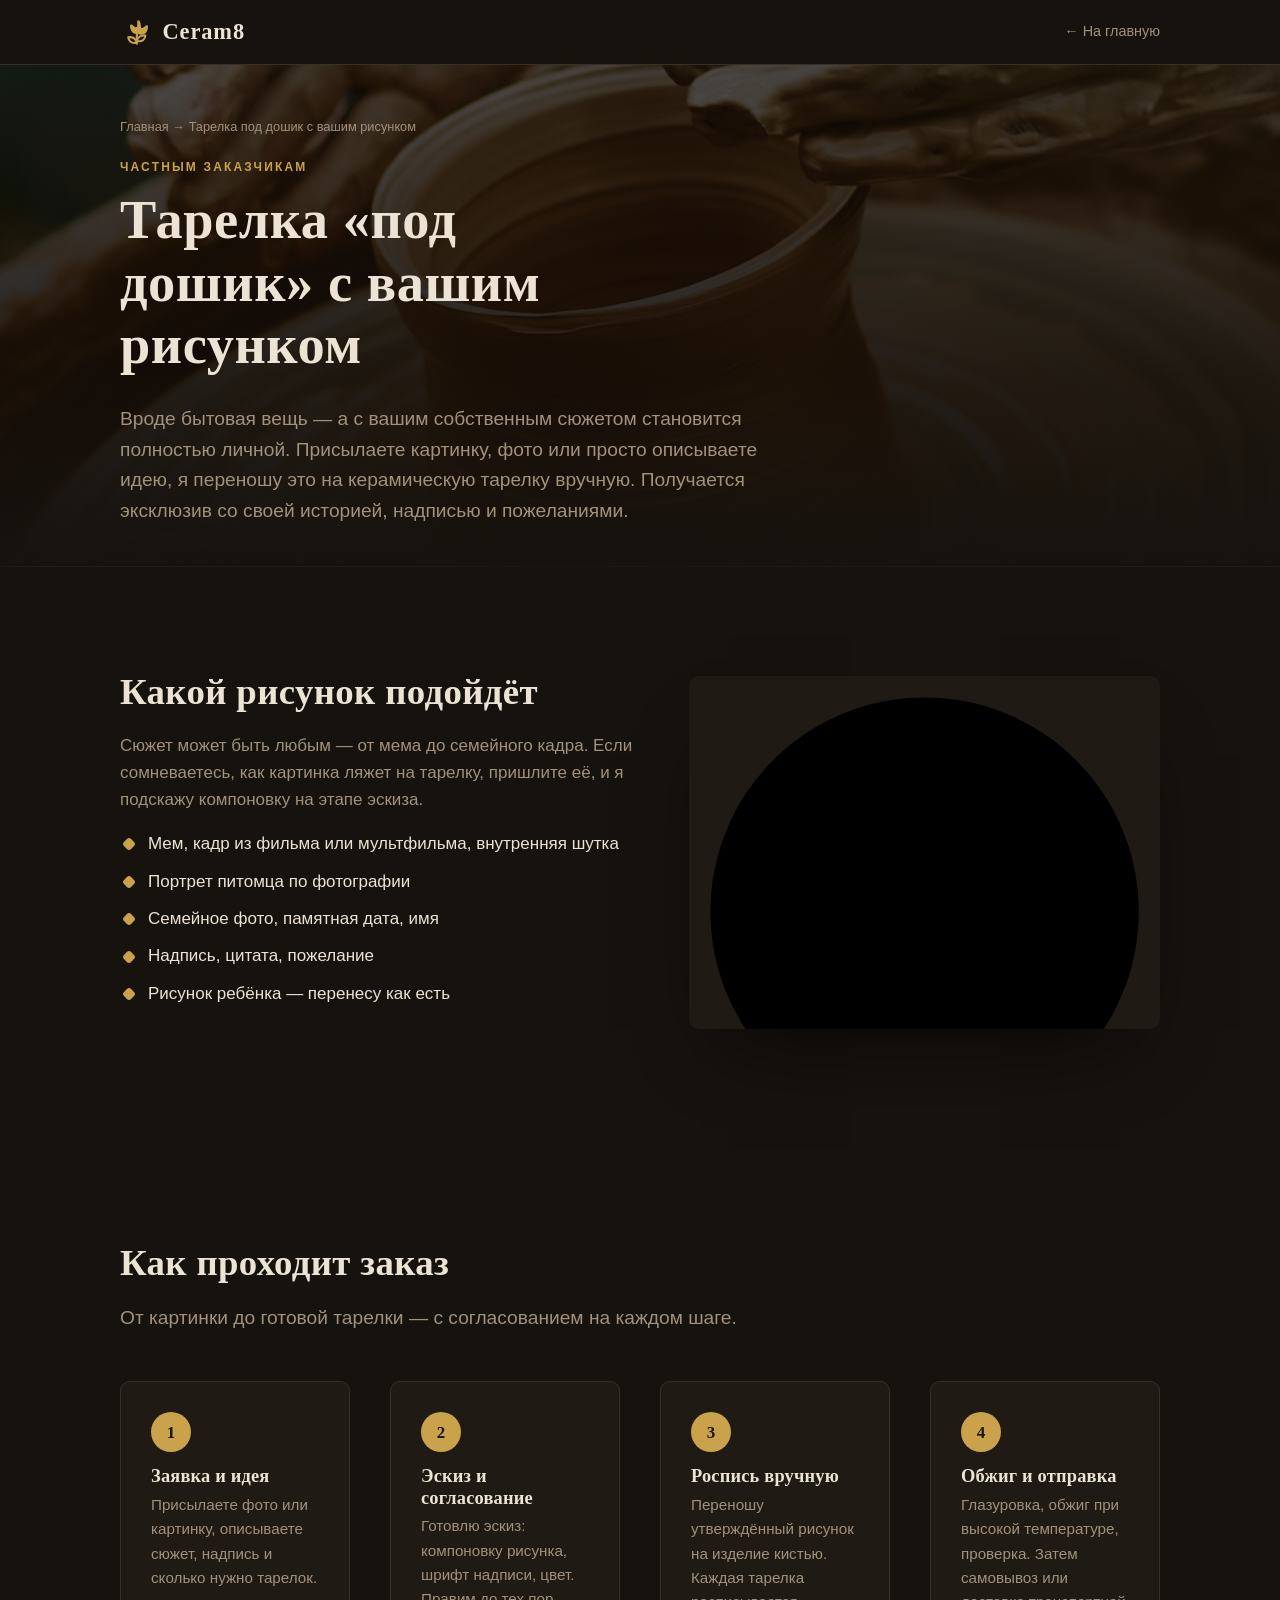
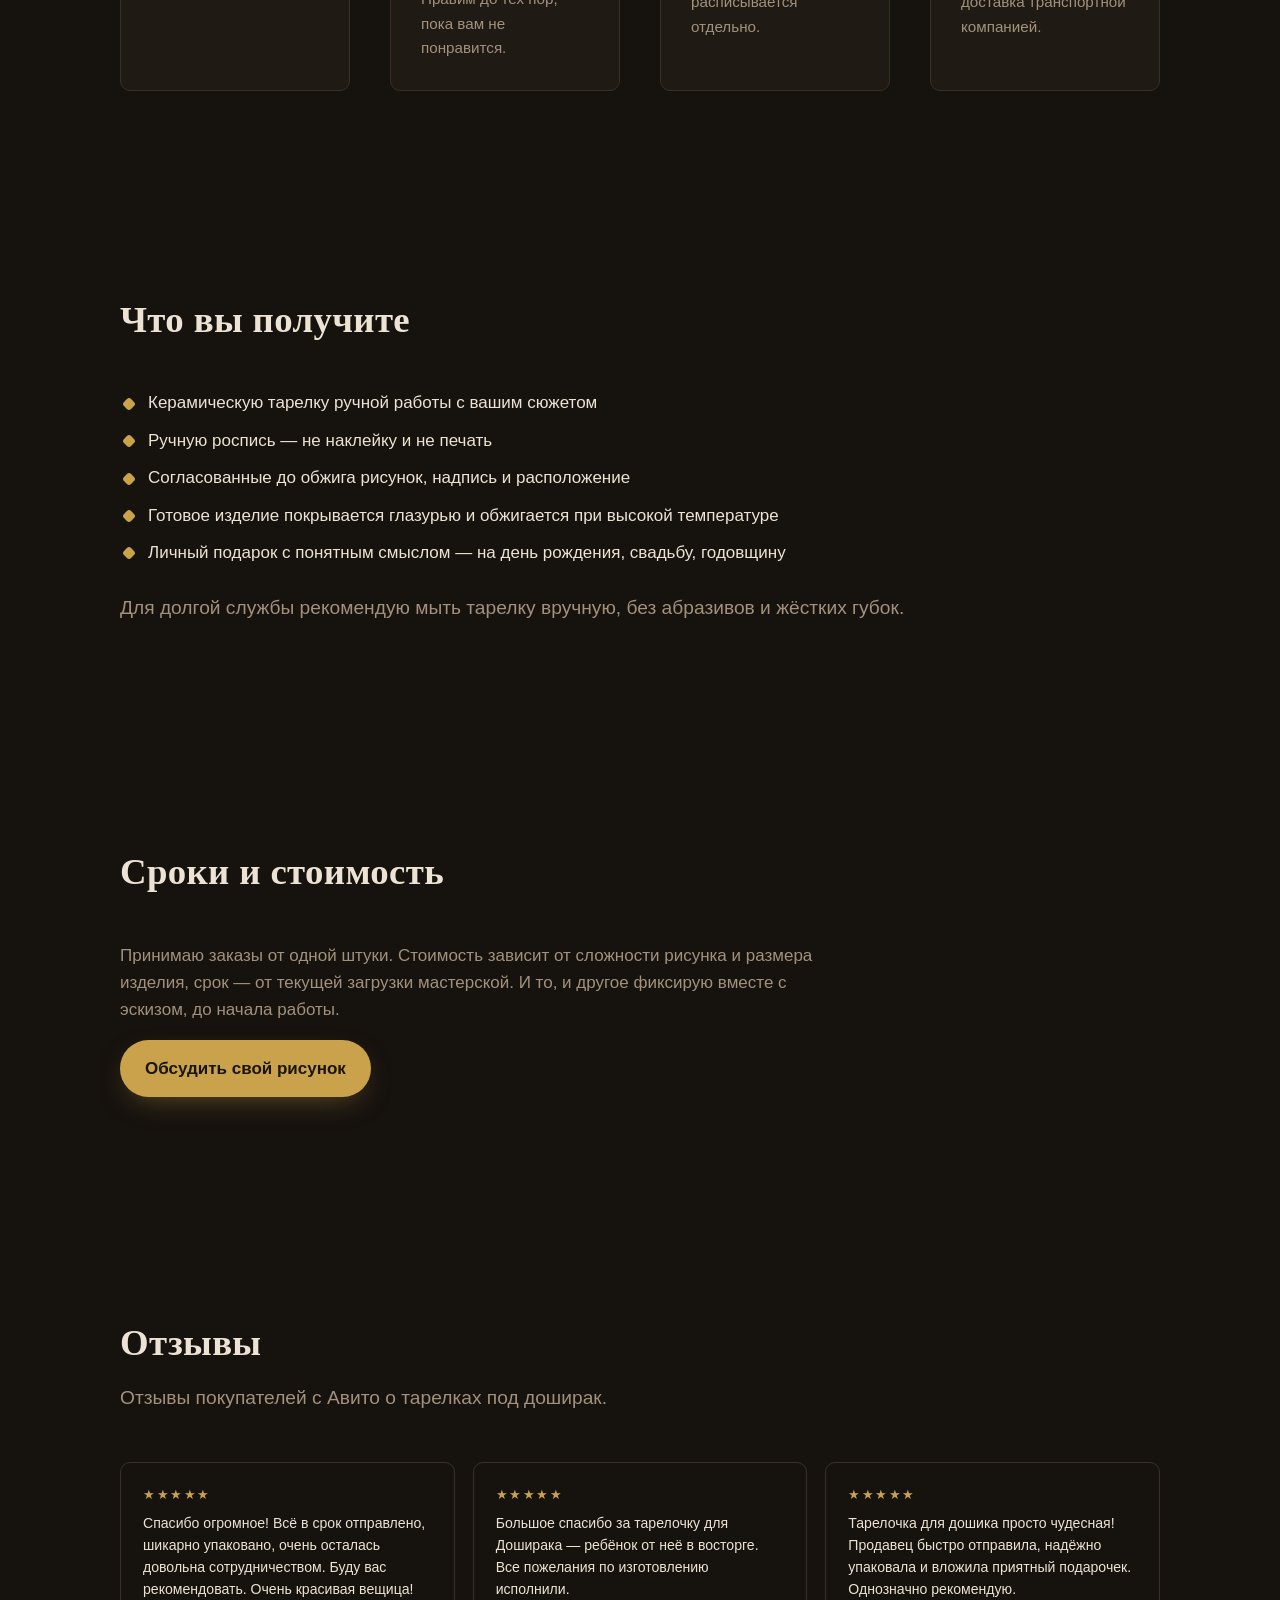
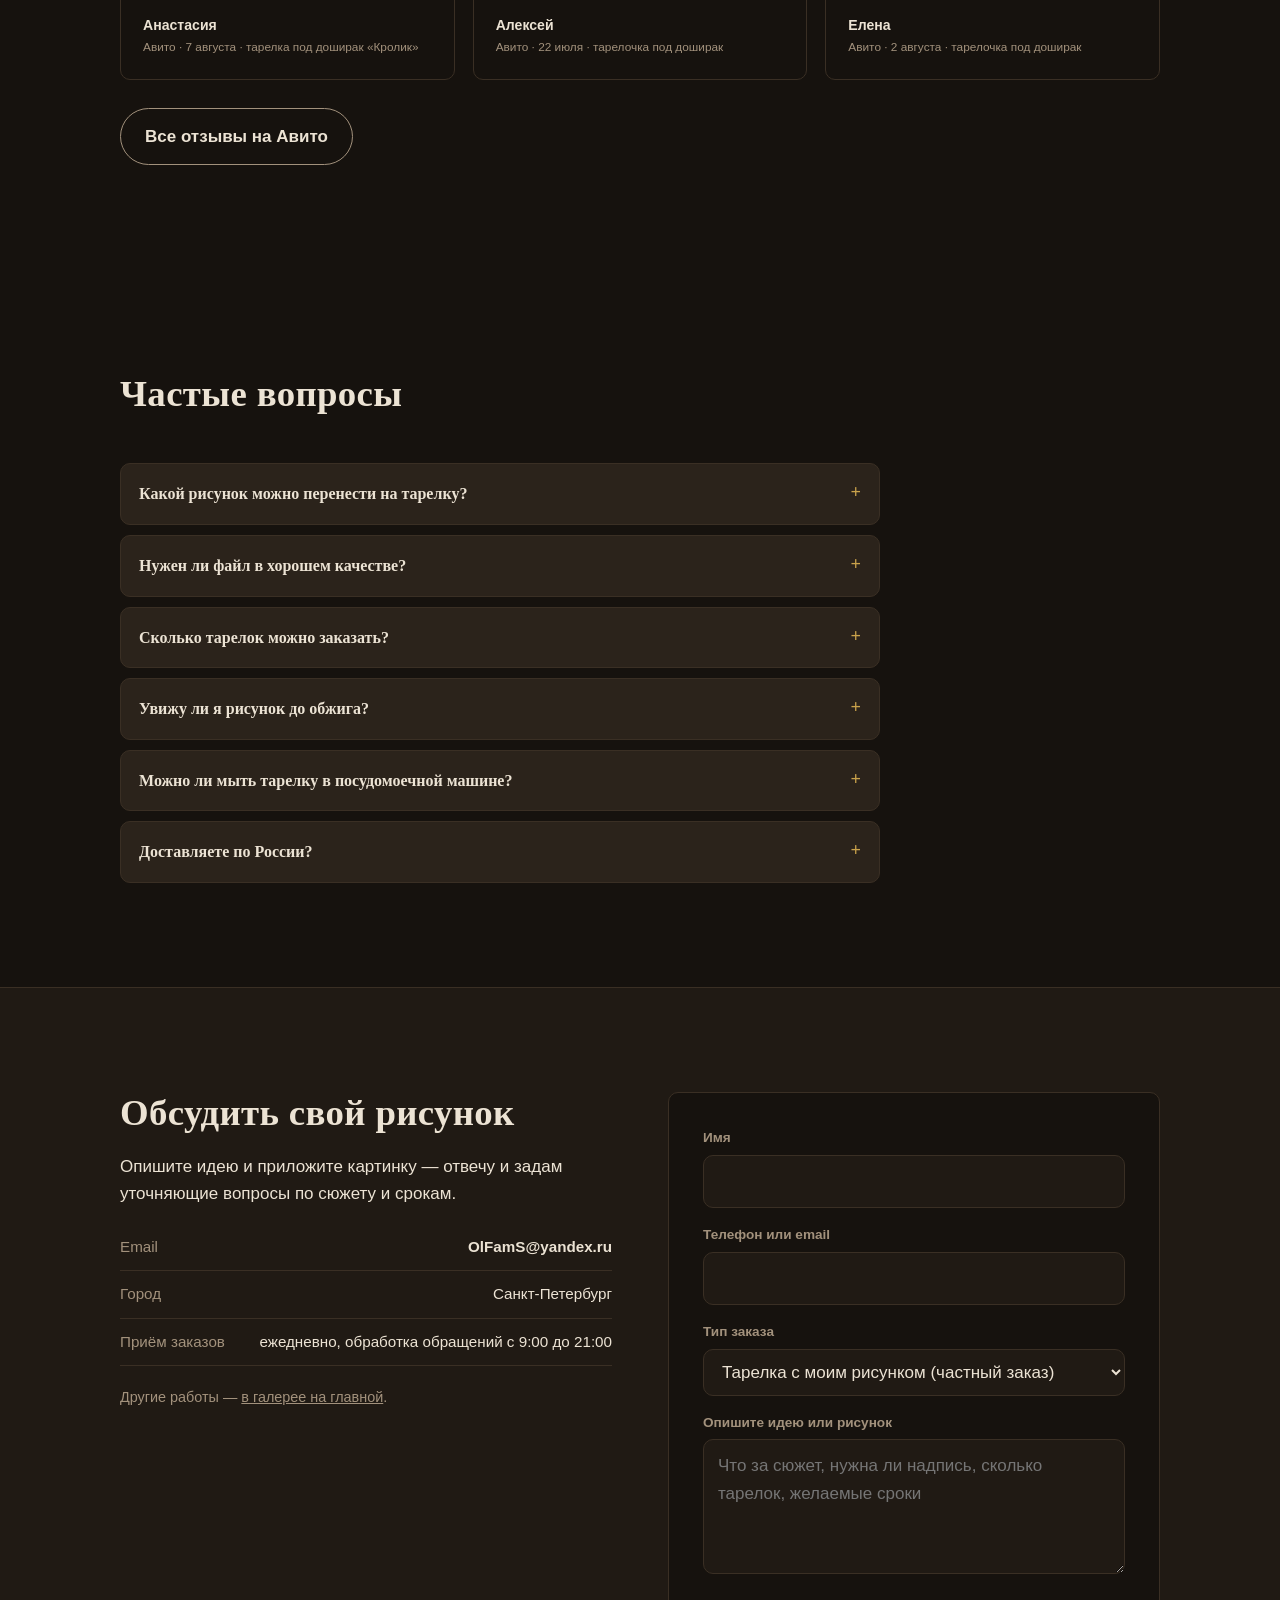
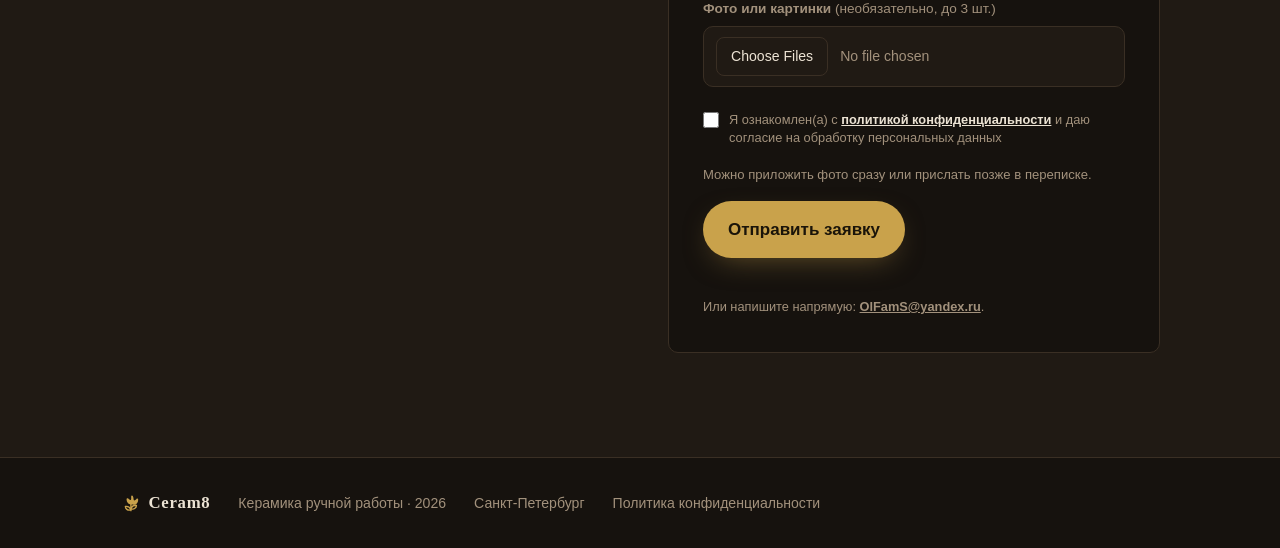
<file: tarelka-pod-doshik/index.html>
<!doctype html>
<html lang="ru" data-design="3">
<head>
<meta charset="utf-8">
<meta name="viewport" content="width=device-width, initial-scale=1">

<!-- Yandex.Metrika counter -->
<script>
   (function(m,e,t,r,i,k,a){m[i]=m[i]||function(){(m[i].a=m[i].a||[]).push(arguments)};
   m[i].l=1*new Date();
   for (var j = 0; j < document.scripts.length; j++) {if (document.scripts[j].src === r) { return; }}
   k=e.createElement(t),a=e.getElementsByTagName(t)[0],k.async=1,k.src=r,a.parentNode.insertBefore(k,a)})
   (window, document, "script", "https://mc.yandex.ru/metrika/tag.js?id=112387627", "ym");
   ym(112387627, "init", {webvisor:true, clickmap:true, accurateTrackBounce:true, trackLinks:true});
</script>
<noscript><div><img src="https://mc.yandex.ru/watch/112387627" style="position:absolute; left:-9999px;" alt="" /></div></noscript>
<!-- /Yandex.Metrika counter -->

<title>Тарелка под дошик с вашим рисунком на заказ — Ceram8</title>
<meta name="description" content="Керамическая тарелка «под дошик» с вашим рисунком: мем, фото питомца, семейный кадр или надпись. Ручная роспись, согласование эскиза до обжига, от одной штуки. Санкт-Петербург, доставка по России.">
<link rel="canonical" href="https://ceram8.ru/tarelka-pod-doshik/">

<meta property="og:type" content="website">
<meta property="og:site_name" content="Ceram8">
<meta property="og:locale" content="ru_RU">
<meta property="og:url" content="https://ceram8.ru/tarelka-pod-doshik/">
<meta property="og:title" content="Тарелка под дошик с вашим рисунком на заказ — Ceram8">
<meta property="og:description" content="Ваш сюжет на керамической тарелке: мем, портрет питомца, надпись. Ручная роспись, эскиз до обжига, от одной штуки.">
<meta property="og:image" content="https://ceram8.ru/images/og.jpg">
<meta property="og:image:width" content="1200">
<meta property="og:image:height" content="630">
<meta name="twitter:card" content="summary_large_image">

<link rel="icon" type="image/svg+xml" href="data:image/svg+xml,%3Csvg%20xmlns='http://www.w3.org/2000/svg'%20viewBox='0%200%2024%2024'%3E%3Cg%20fill='none'%20stroke='%23b26a3f'%20stroke-width='1.7'%20stroke-linecap='round'%20stroke-linejoin='round'%3E%3Cpath%20d='M12%2014.4c-3.1%200-5-3-4.4-6.6%201.7%201.9%202.8%202.7%204.4%202.7s2.7-.8%204.4-2.7c.6%203.6-1.3%206.6-4.4%206.6Z'/%3E%3Cpath%20d='M12%2010.5c-1-1.9-1-3.9%200-5.8%201%201.9%201%203.9%200%205.8Z'/%3E%3Cpath%20d='M12%2014.4V20'/%3E%3Cpath%20d='M12%2018.2c-1.9-2.3-4.6-2.9-7-1.5.3%202.7%202.9%204%205.3%203'/%3E%3Cpath%20d='M12%2017.2c1.9-2.3%204.6-2.9%207-1.5-.3%202.7-2.9%204-5.3%203'/%3E%3C/g%3E%3C/svg%3E">
<link rel="stylesheet" href="../style.css">

<script type="application/ld+json">
{
  "@context": "https://schema.org",
  "@graph": [
    {
      "@type": "BreadcrumbList",
      "itemListElement": [
        { "@type": "ListItem", "position": 1, "name": "Главная", "item": "https://ceram8.ru/" },
        { "@type": "ListItem", "position": 2, "name": "Тарелка под дошик с вашим рисунком", "item": "https://ceram8.ru/tarelka-pod-doshik/" }
      ]
    },
    {
      "@type": "Service",
      "name": "Тарелка под дошик с вашим рисунком на заказ",
      "serviceType": "Керамическая тарелка ручной работы на заказ",
      "url": "https://ceram8.ru/tarelka-pod-doshik/",
      "areaServed": "Россия",
      "provider": { "@type": "LocalBusiness", "name": "Ceram8", "@id": "https://ceram8.ru/#business" }
    },
    {
      "@type": "FAQPage",
      "mainEntity": [
        { "@type": "Question", "name": "Какой рисунок можно перенести на тарелку?", "acceptedAnswer": { "@type": "Answer", "text": "Практически любой: фотографию, мем, кадр из фильма, портрет питомца, надпись. Пришлите картинку или опишите идею — подскажу, как она ляжет на изделие." } },
        { "@type": "Question", "name": "Нужен ли файл в хорошем качестве?", "acceptedAnswer": { "@type": "Answer", "text": "Желательно, но необязательно. Подойдёт и скриншот — при необходимости дорисую детали вручную на этапе эскиза." } },
        { "@type": "Question", "name": "Сколько тарелок можно заказать?", "acceptedAnswer": { "@type": "Answer", "text": "От одной штуки. Можно сделать несколько с разными рисунками — например, для всей семьи." } },
        { "@type": "Question", "name": "Увижу ли я рисунок до обжига?", "acceptedAnswer": { "@type": "Answer", "text": "Да. Сначала согласуем эскиз: сюжет, надпись, расположение и цвет. К росписи приступаю только после вашего подтверждения." } },
        { "@type": "Question", "name": "Можно ли мыть тарелку в посудомоечной машине?", "acceptedAnswer": { "@type": "Answer", "text": "Лучше мыть вручную, без жёстких губок и абразивов — так роспись дольше сохраняет вид." } },
        { "@type": "Question", "name": "Доставляете по России?", "acceptedAnswer": { "@type": "Answer", "text": "Да, отправляю транспортной компанией. По Санкт-Петербургу возможен самовывоз." } }
      ]
    }
  ]
}
</script>
</head>
<body>

<header class="site-header">
  <div class="wrap site-header__inner">
    <a href="../" class="logo">
      <svg class="logo__mark" viewBox="0 0 24 24" aria-hidden="true" focusable="false">
        <path fill="currentColor" d="M12 13.6c-2.9 0-4.8-2.5-4.8-5.9 0-1 1.2-1.3 1.9-.5.7.9 1.6 1.6 2.3 1.6.6 0 .9-.5.9-1.5V4.7c0-1 1.3-1.2 1.8-.3.5 1 .8 2.2.8 3.4 0 1 .3 1.5.9 1.5.7 0 1.6-.7 2.3-1.6.7-.8 1.9-.5 1.9.5 0 3.4-1.9 5.9-4.8 5.9z"/>
        <g fill="none" stroke="currentColor" stroke-width="1.5" stroke-linecap="round" stroke-linejoin="round">
          <path d="M12 13.6V20.5"/>
          <path d="M12 19.4c-1-2.5-3.4-3.9-6.1-3.5.1 2.7 2.5 4.5 5.2 4"/>
          <path d="M12 18.2c1-2.5 3.4-3.9 6.1-3.5-.1 2.7-2.5 4.5-5.2 4"/>
        </g>
      </svg>
      <span>Ceram8</span>
    </a>
    <a href="../" class="legal__back">← На главную</a>
  </div>
</header>

<main>

  <section class="section subhead">
    <div class="wrap">
      <p class="crumbs"><a href="../">Главная</a> → Тарелка под дошик с вашим рисунком</p>
      <p class="kicker">Частным заказчикам</p>
      <h1>Тарелка «под дошик» с вашим рисунком</h1>
      <p class="lead">
        Вроде бытовая вещь — а с вашим собственным сюжетом становится полностью личной.
        Присылаете картинку, фото или просто описываете идею, я переношу это на керамическую
        тарелку вручную. Получается эксклюзив со своей историей, надписью и пожеланиями.
      </p>
    </div>
  </section>

  <section class="section">
    <div class="wrap sp-intro__inner">
      <div class="prose">
        <h2>Какой рисунок подойдёт</h2>
        <p>
          Сюжет может быть любым — от мема до семейного кадра. Если сомневаетесь, как картинка
          ляжет на тарелку, пришлите её, и я подскажу компоновку на этапе эскиза.
        </p>
        <ul class="ticks">
          <li>Мем, кадр из фильма или мультфильма, внутренняя шутка</li>
          <li>Портрет питомца по фотографии</li>
          <li>Семейное фото, памятная дата, имя</li>
          <li>Надпись, цитата, пожелание</li>
          <li>Рисунок ребёнка — перенесу как есть</li>
        </ul>
      </div>
      <figure class="photo-frame" style="--img:url('../images/kot-ramen.jpg')">
        <svg viewBox="0 0 220 220" class="photo-frame__ph" role="img" aria-label="Тарелка с рисунком заказчика">
          <circle cx="110" cy="110" r="100" class="ware__rim"/>
          <circle cx="110" cy="110" r="72" class="ware__well"/>
          <path d="M78 92l14 40 12-26 10 30 16-44" class="ware__brush"/>
          <path d="M74 138c16 14 56 14 72 0" class="ware__brush"/>
        </svg>
      </figure>
    </div>
  </section>

  <section class="section">
    <div class="wrap">
      <div class="section__head">
        <h2>Как проходит заказ</h2>
        <p class="section__sub">От картинки до готовой тарелки — с согласованием на каждом шаге.</p>
      </div>
      <ol class="steps">
        <li class="step">
          <span class="step__num">1</span>
          <h3>Заявка и идея</h3>
          <p>Присылаете фото или картинку, описываете сюжет, надпись и сколько нужно тарелок.</p>
        </li>
        <li class="step">
          <span class="step__num">2</span>
          <h3>Эскиз и согласование</h3>
          <p>Готовлю эскиз: компоновку рисунка, шрифт надписи, цвет. Правим до тех пор, пока вам не понравится.</p>
        </li>
        <li class="step">
          <span class="step__num">3</span>
          <h3>Роспись вручную</h3>
          <p>Переношу утверждённый рисунок на изделие кистью. Каждая тарелка расписывается отдельно.</p>
        </li>
        <li class="step">
          <span class="step__num">4</span>
          <h3>Обжиг и отправка</h3>
          <p>Глазуровка, обжиг при высокой температуре, проверка. Затем самовывоз или доставка транспортной компанией.</p>
        </li>
      </ol>
    </div>
  </section>

  <section class="section">
    <div class="wrap">
      <div class="section__head">
        <h2>Что вы получите</h2>
      </div>
      <ul class="ticks">
        <li>Керамическую тарелку ручной работы с вашим сюжетом</li>
        <li>Ручную роспись — не наклейку и не печать</li>
        <li>Согласованные до обжига рисунок, надпись и расположение</li>
        <li>Готовое изделие покрывается глазурью и обжигается при высокой температуре</li>
        <li>Личный подарок с понятным смыслом — на день рождения, свадьбу, годовщину</li>
      </ul>
      <p class="section__sub">Для долгой службы рекомендую мыть тарелку вручную, без абразивов и жёстких губок.</p>
    </div>
  </section>

  <section class="section">
    <div class="wrap">
      <div class="section__head">
        <h2>Сроки и стоимость</h2>
      </div>
      <div class="prose">
        <p>
          Принимаю заказы от одной штуки. Стоимость зависит от сложности рисунка и размера
          изделия, срок — от текущей загрузки мастерской. И то, и другое фиксирую вместе с
          эскизом, до начала работы.
        </p>
        <p><a href="#request-form" class="btn btn--primary">Обсудить свой рисунок</a></p>
      </div>
    </div>
  </section>

  <section class="section">
    <div class="wrap">
      <div class="section__head">
        <h2>Отзывы</h2>
        <p class="section__sub">Отзывы покупателей с Авито о тарелках под доширак.</p>
      </div>
      <div class="review-list">
        <figure class="review">
          <div class="review__stars" aria-label="Оценка 5 из 5">★★★★★</div>
          <blockquote>Спасибо огромное! Всё в срок отправлено, шикарно упаковано, очень осталась довольна сотрудничеством. Буду вас рекомендовать. Очень красивая вещица!</blockquote>
          <figcaption>
            <span class="review__author">Анастасия</span>
            <span class="review__meta">Авито · 7 августа · тарелка под доширак «Кролик»</span>
          </figcaption>
        </figure>
        <figure class="review">
          <div class="review__stars" aria-label="Оценка 5 из 5">★★★★★</div>
          <blockquote>Большое спасибо за тарелочку для Доширака — ребёнок от неё в восторге. Все пожелания по изготовлению исполнили.</blockquote>
          <figcaption>
            <span class="review__author">Алексей</span>
            <span class="review__meta">Авито · 22 июля · тарелочка под доширак</span>
          </figcaption>
        </figure>
        <figure class="review">
          <div class="review__stars" aria-label="Оценка 5 из 5">★★★★★</div>
          <blockquote>Тарелочка для дошика просто чудесная! Продавец быстро отправила, надёжно упаковала и вложила приятный подарочек. Однозначно рекомендую.</blockquote>
          <figcaption>
            <span class="review__author">Елена</span>
            <span class="review__meta">Авито · 2 августа · тарелочка под доширак</span>
          </figcaption>
        </figure>
      </div>
      <a href="https://www.avito.ru/brands/23a82c1f3da20328be0f1d66113ceb50/all?sellerId=0406275f1c417eec04f9500fab9211e6" class="btn btn--ghost" target="_blank" rel="nofollow noopener">Все отзывы на Авито</a>
    </div>
  </section>

  <section class="section faq-section">
    <div class="wrap">
      <div class="section__head">
        <h2>Частые вопросы</h2>
      </div>
      <div class="faq">
        <details class="faq__item">
          <summary>Какой рисунок можно перенести на тарелку?</summary>
          <p>Практически любой: фотографию, мем, кадр из фильма, портрет питомца, надпись. Пришлите картинку или опишите идею — подскажу, как она ляжет на изделие.</p>
        </details>
        <details class="faq__item">
          <summary>Нужен ли файл в хорошем качестве?</summary>
          <p>Желательно, но необязательно. Подойдёт и скриншот — при необходимости дорисую детали вручную на этапе эскиза.</p>
        </details>
        <details class="faq__item">
          <summary>Сколько тарелок можно заказать?</summary>
          <p>От одной штуки. Можно сделать несколько с разными рисунками — например, для всей семьи.</p>
        </details>
        <details class="faq__item">
          <summary>Увижу ли я рисунок до обжига?</summary>
          <p>Да. Сначала согласуем эскиз: сюжет, надпись, расположение и цвет. К росписи приступаю только после вашего подтверждения.</p>
        </details>
        <details class="faq__item">
          <summary>Можно ли мыть тарелку в посудомоечной машине?</summary>
          <p>Лучше мыть вручную, без жёстких губок и абразивов — так роспись дольше сохраняет вид.</p>
        </details>
        <details class="faq__item">
          <summary>Доставляете по России?</summary>
          <p>Да, отправляю транспортной компанией. По Санкт-Петербургу возможен самовывоз.</p>
        </details>
      </div>
    </div>
  </section>

  <section class="section sp-form">
    <div class="wrap contacts__inner">
      <div class="contacts__info">
        <h2>Обсудить свой рисунок</h2>
        <p>Опишите идею и приложите картинку — отвечу и задам уточняющие вопросы по сюжету и срокам.</p>
        <ul class="contacts__list">
          <li><span>Email</span> <a href="mailto:OlFamS@yandex.ru">OlFamS@yandex.ru</a></li>
          <li><span>Город</span> <span>Санкт-Петербург</span></li>
          <li><span>Приём заказов</span> <span>ежедневно, обработка обращений с 9:00 до 21:00</span></li>
        </ul>
        <p class="contacts__avito">Другие работы — <a href="../#gallery">в галерее на главной</a>.</p>
      </div>

      <form class="form" id="request-form" novalidate>
        <div class="field">
          <label for="f-name">Имя</label>
          <input type="text" id="f-name" name="name" autocomplete="name" required>
        </div>
        <div class="field">
          <label for="f-contact">Телефон или email</label>
          <input type="text" id="f-contact" name="contact" autocomplete="tel" required>
        </div>
        <div class="field">
          <label for="f-type">Тип заказа</label>
          <select id="f-type" name="type">
            <option>Тарелка с моим рисунком (частный заказ)</option>
            <option>Посуда для ресторана / кафе (тираж от 5)</option>
            <option>Другое / не определился</option>
          </select>
        </div>
        <div class="field">
          <label for="f-message">Опишите идею или рисунок</label>
          <textarea id="f-message" name="message" rows="4" placeholder="Что за сюжет, нужна ли надпись, сколько тарелок, желаемые сроки"></textarea>
        </div>
        <div class="field">
          <label for="f-files">Фото или картинки <span class="field__opt">(необязательно, до 3 шт.)</span></label>
          <input type="file" id="f-files" name="files" accept="image/jpeg,image/png,image/webp" multiple>
          <ul class="filelist" id="filelist" aria-live="polite"></ul>
        </div>
        <div class="field field--hp" aria-hidden="true">
          <label for="f-company">Не заполняйте это поле</label>
          <input type="text" id="f-company" name="company" tabindex="-1" autocomplete="off">
        </div>
        <label class="consent">
          <input type="checkbox" id="f-consent" name="consent" required>
          <span>Я ознакомлен(а) с <a href="../privacy.html" target="_blank" rel="noopener">политикой конфиденциальности</a> и даю согласие на обработку персональных данных</span>
        </label>
        <p class="form__hint">Можно приложить фото сразу или прислать позже в переписке.</p>
        <button type="submit" class="btn btn--primary">Отправить заявку</button>
        <p class="form__status" id="form-status" role="status" aria-live="polite"></p>
        <p class="form__disclaimer">Или напишите напрямую: <a href="mailto:OlFamS@yandex.ru">OlFamS@yandex.ru</a>.</p>
      </form>
    </div>
  </section>

</main>

<footer class="site-footer">
  <div class="wrap site-footer__inner">
    <span class="logo logo--sm">
      <svg class="logo__mark" viewBox="0 0 24 24" aria-hidden="true" focusable="false">
        <path fill="currentColor" d="M12 13.6c-2.9 0-4.8-2.5-4.8-5.9 0-1 1.2-1.3 1.9-.5.7.9 1.6 1.6 2.3 1.6.6 0 .9-.5.9-1.5V4.7c0-1 1.3-1.2 1.8-.3.5 1 .8 2.2.8 3.4 0 1 .3 1.5.9 1.5.7 0 1.6-.7 2.3-1.6.7-.8 1.9-.5 1.9.5 0 3.4-1.9 5.9-4.8 5.9z"/>
        <g fill="none" stroke="currentColor" stroke-width="1.5" stroke-linecap="round" stroke-linejoin="round">
          <path d="M12 13.6V20.5"/>
          <path d="M12 19.4c-1-2.5-3.4-3.9-6.1-3.5.1 2.7 2.5 4.5 5.2 4"/>
          <path d="M12 18.2c1-2.5 3.4-3.9 6.1-3.5-.1 2.7-2.5 4.5-5.2 4"/>
        </g>
      </svg>
      <span>Ceram8</span>
    </span>
    <span>Керамика ручной работы · <span id="year"></span></span>
    <span>Санкт-Петербург</span>
    <a href="../privacy.html">Политика конфиденциальности</a>
  </div>
</footer>

<dialog class="modal" id="thanks-modal">
  <div class="modal__box">
    <svg class="modal__icon" viewBox="0 0 48 48" aria-hidden="true">
      <circle cx="24" cy="24" r="21" fill="none" stroke="currentColor" stroke-width="2.4"/>
      <path d="M15 24.5l6.5 6.5L34 17" fill="none" stroke="currentColor" stroke-width="3" stroke-linecap="round" stroke-linejoin="round"/>
    </svg>
    <h2>Спасибо за обращение!</h2>
    <p>Мы свяжемся с вами в ближайшее время.</p>
    <button type="button" class="btn btn--primary" data-close-modal autofocus>Хорошо</button>
  </div>
</dialog>

<script src="../script.js"></script>
</body>
</html>
</file>
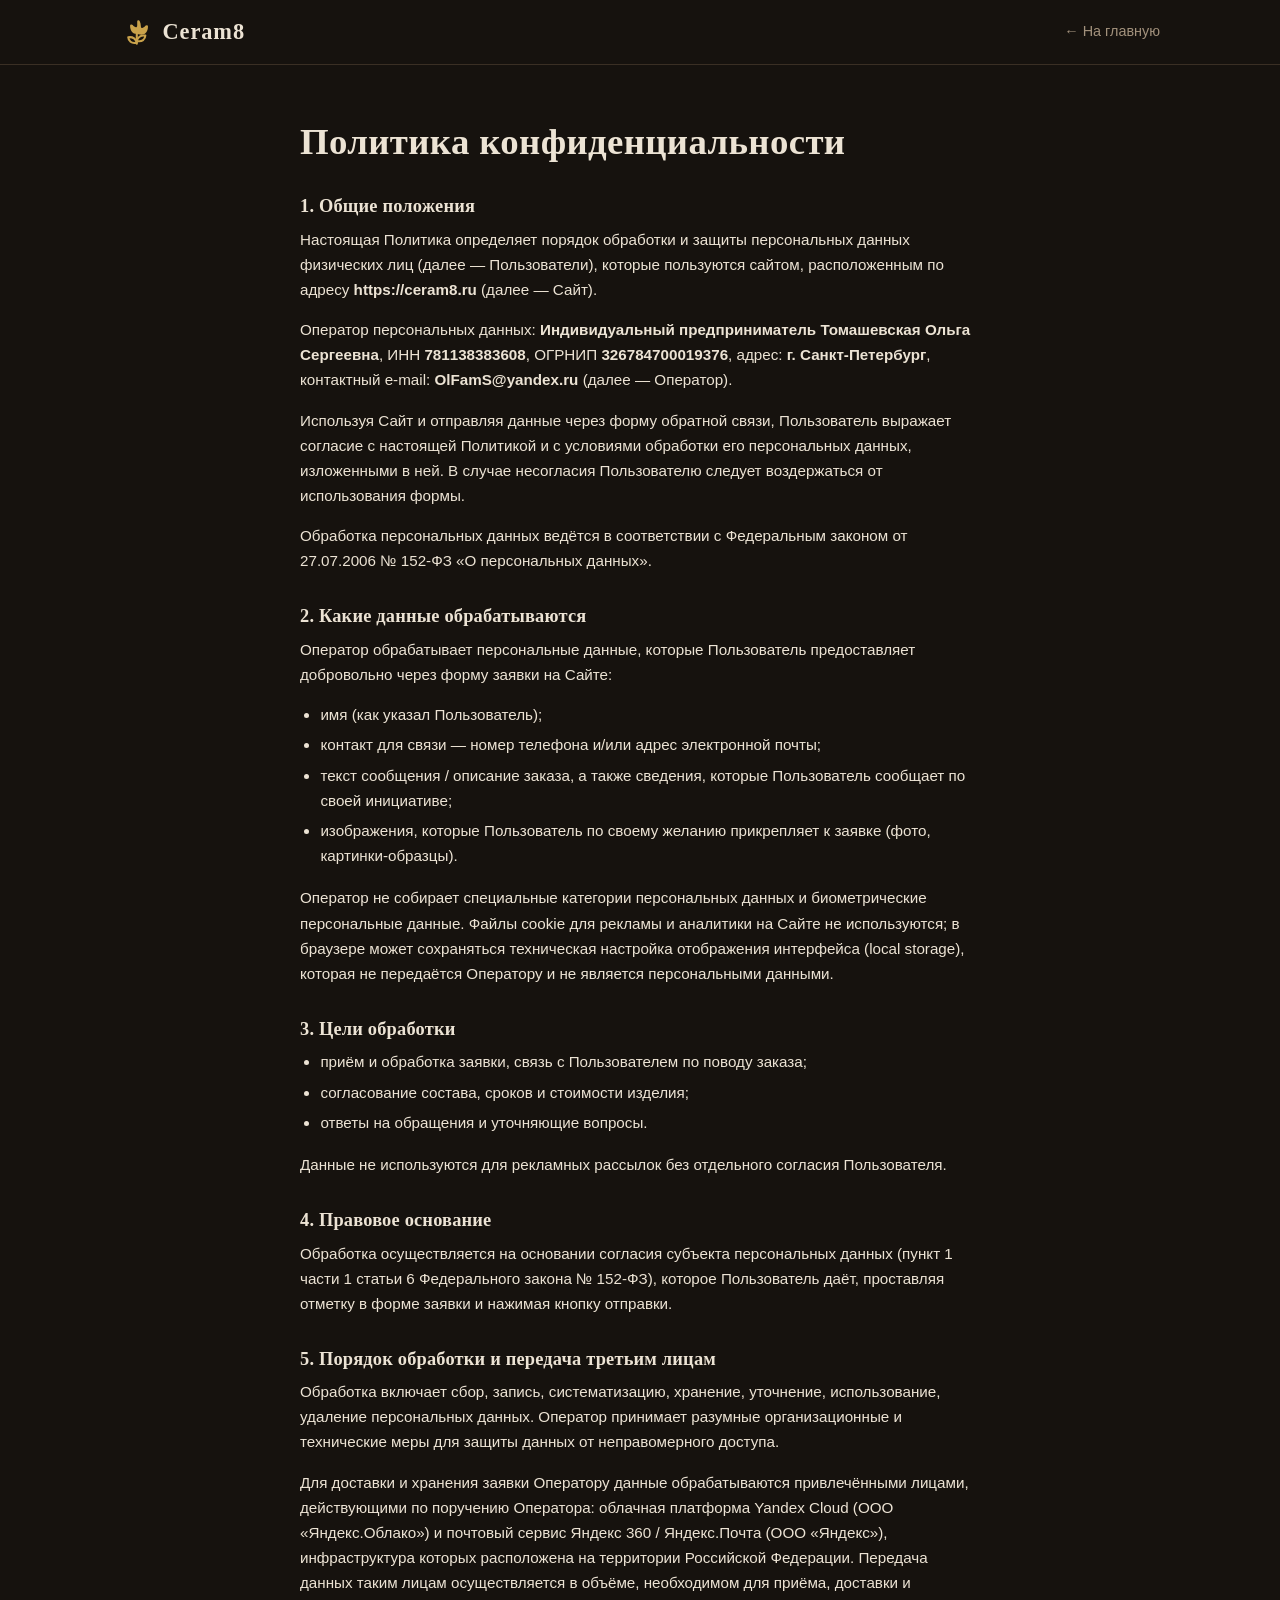
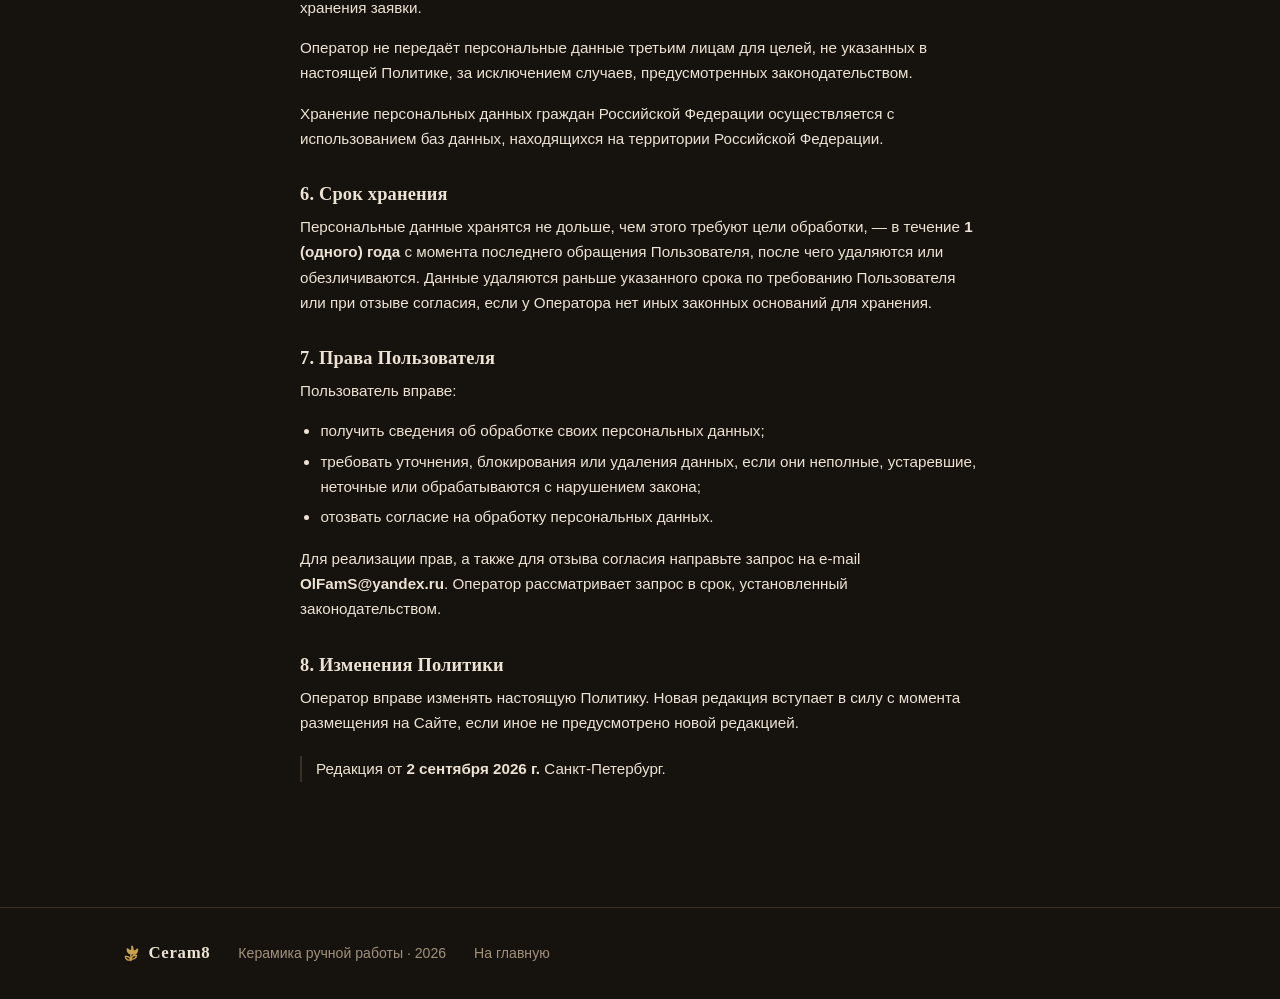
<file: privacy.html>
<!doctype html>
<html lang="ru" data-design="3">
<head>
<meta charset="utf-8">
<meta name="viewport" content="width=device-width, initial-scale=1">

<!-- Yandex.Metrika counter -->
<script>
   (function(m,e,t,r,i,k,a){m[i]=m[i]||function(){(m[i].a=m[i].a||[]).push(arguments)};
   m[i].l=1*new Date();
   for (var j = 0; j < document.scripts.length; j++) {if (document.scripts[j].src === r) { return; }}
   k=e.createElement(t),a=e.getElementsByTagName(t)[0],k.async=1,k.src=r,a.parentNode.insertBefore(k,a)})
   (window, document, "script", "https://mc.yandex.ru/metrika/tag.js?id=112387627", "ym");
   ym(112387627, "init", {webvisor:true, clickmap:true, accurateTrackBounce:true, trackLinks:true});
</script>
<noscript><div><img src="https://mc.yandex.ru/watch/112387627" style="position:absolute; left:-9999px;" alt="" /></div></noscript>
<!-- /Yandex.Metrika counter -->

<title>Политика конфиденциальности — Ceram8</title>
<meta name="robots" content="noindex">
<link rel="canonical" href="https://ceram8.ru/privacy.html">
<meta property="og:type" content="website">
<meta property="og:site_name" content="Ceram8">
<meta property="og:title" content="Политика конфиденциальности — Ceram8">
<meta property="og:url" content="https://ceram8.ru/privacy.html">
<meta property="og:image" content="https://ceram8.ru/images/og.jpg">
<meta name="twitter:card" content="summary_large_image">
<link rel="icon" type="image/svg+xml" href="data:image/svg+xml,%3Csvg%20xmlns='http://www.w3.org/2000/svg'%20viewBox='0%200%2024%2024'%3E%3Cg%20fill='none'%20stroke='%23b26a3f'%20stroke-width='1.7'%20stroke-linecap='round'%20stroke-linejoin='round'%3E%3Cpath%20d='M12%2014.4c-3.1%200-5-3-4.4-6.6%201.7%201.9%202.8%202.7%204.4%202.7s2.7-.8%204.4-2.7c.6%203.6-1.3%206.6-4.4%206.6Z'/%3E%3Cpath%20d='M12%2010.5c-1-1.9-1-3.9%200-5.8%201%201.9%201%203.9%200%205.8Z'/%3E%3Cpath%20d='M12%2014.4V20'/%3E%3Cpath%20d='M12%2018.2c-1.9-2.3-4.6-2.9-7-1.5.3%202.7%202.9%204%205.3%203'/%3E%3Cpath%20d='M12%2017.2c1.9-2.3%204.6-2.9%207-1.5-.3%202.7-2.9%204-5.3%203'/%3E%3C/g%3E%3C/svg%3E">
<link rel="icon" href="favicon.ico" sizes="32x32">
<link rel="stylesheet" href="style.css">
</head>
<body>

<header class="site-header">
  <div class="wrap site-header__inner">
    <a href="index.html" class="logo">
      <svg class="logo__mark" viewBox="0 0 24 24" aria-hidden="true" focusable="false">
        <path fill="currentColor" d="M12 13.6c-2.9 0-4.8-2.5-4.8-5.9 0-1 1.2-1.3 1.9-.5.7.9 1.6 1.6 2.3 1.6.6 0 .9-.5.9-1.5V4.7c0-1 1.3-1.2 1.8-.3.5 1 .8 2.2.8 3.4 0 1 .3 1.5.9 1.5.7 0 1.6-.7 2.3-1.6.7-.8 1.9-.5 1.9.5 0 3.4-1.9 5.9-4.8 5.9z"/>
        <g fill="none" stroke="currentColor" stroke-width="1.5" stroke-linecap="round" stroke-linejoin="round">
          <path d="M12 13.6V20.5"/>
          <path d="M12 19.4c-1-2.5-3.4-3.9-6.1-3.5.1 2.7 2.5 4.5 5.2 4"/>
          <path d="M12 18.2c1-2.5 3.4-3.9 6.1-3.5-.1 2.7-2.5 4.5-5.2 4"/>
        </g>
      </svg>
      <span>Ceram8</span>
    </a>
    <a href="index.html" class="legal__back">← На главную</a>
  </div>
</header>

<main class="legal">
  <div class="wrap">
    <h1>Политика конфиденциальности</h1>

    <h2>1. Общие положения</h2>
    <p>
      Настоящая Политика определяет порядок обработки и защиты персональных данных
      физических лиц (далее — Пользователи), которые пользуются сайтом, расположенным
      по адресу <strong>https://ceram8.ru</strong> (далее — Сайт).
    </p>
    <p>
      Оператор персональных данных: <strong>Индивидуальный предприниматель
      Томашевская Ольга Сергеевна</strong>,
      ИНН <strong>781138383608</strong>, ОГРНИП <strong>326784700019376</strong>,
      адрес: <strong>г. Санкт-Петербург</strong>,
      контактный e-mail: <strong>OlFamS@yandex.ru</strong> (далее — Оператор).
    </p>
    <p>
      Используя Сайт и отправляя данные через форму обратной связи, Пользователь
      выражает согласие с настоящей Политикой и с условиями обработки его
      персональных данных, изложенными в ней. В случае несогласия Пользователю
      следует воздержаться от использования формы.
    </p>
    <p>
      Обработка персональных данных ведётся в соответствии с Федеральным законом
      от 27.07.2006 № 152-ФЗ «О персональных данных».
    </p>

    <h2>2. Какие данные обрабатываются</h2>
    <p>Оператор обрабатывает персональные данные, которые Пользователь предоставляет добровольно через форму заявки на Сайте:</p>
    <ul>
      <li>имя (как указал Пользователь);</li>
      <li>контакт для связи — номер телефона и/или адрес электронной почты;</li>
      <li>текст сообщения / описание заказа, а также сведения, которые Пользователь сообщает по своей инициативе;</li>
      <li>изображения, которые Пользователь по своему желанию прикрепляет к заявке (фото, картинки-образцы).</li>
    </ul>
    <p>
      Оператор не собирает специальные категории персональных данных и биометрические
      персональные данные. Файлы cookie для рекламы и аналитики на Сайте не
      используются; в браузере может сохраняться техническая настройка отображения
      интерфейса (local storage), которая не передаётся Оператору и не является
      персональными данными.
    </p>

    <h2>3. Цели обработки</h2>
    <ul>
      <li>приём и обработка заявки, связь с Пользователем по поводу заказа;</li>
      <li>согласование состава, сроков и стоимости изделия;</li>
      <li>ответы на обращения и уточняющие вопросы.</li>
    </ul>
    <p>Данные не используются для рекламных рассылок без отдельного согласия Пользователя.</p>

    <h2>4. Правовое основание</h2>
    <p>
      Обработка осуществляется на основании согласия субъекта персональных данных
      (пункт 1 части 1 статьи 6 Федерального закона № 152-ФЗ), которое Пользователь
      даёт, проставляя отметку в форме заявки и нажимая кнопку отправки.
    </p>

    <h2>5. Порядок обработки и передача третьим лицам</h2>
    <p>
      Обработка включает сбор, запись, систематизацию, хранение, уточнение,
      использование, удаление персональных данных. Оператор принимает разумные
      организационные и технические меры для защиты данных от неправомерного доступа.
    </p>
    <p>
      Для доставки и хранения заявки Оператору данные обрабатываются привлечёнными
      лицами, действующими по поручению Оператора: облачная платформа Yandex Cloud
      (ООО «Яндекс.Облако») и почтовый сервис Яндекс&nbsp;360 / Яндекс.Почта
      (ООО «Яндекс»), инфраструктура которых расположена на территории Российской
      Федерации. Передача данных таким лицам осуществляется в объёме, необходимом
      для приёма, доставки и хранения заявки.
    </p>
    <p>
      Оператор не передаёт персональные данные третьим лицам для целей, не указанных
      в настоящей Политике, за исключением случаев, предусмотренных законодательством.
    </p>
    <p>
      Хранение персональных данных граждан Российской Федерации осуществляется с
      использованием баз данных, находящихся на территории Российской Федерации.
    </p>

    <h2>6. Срок хранения</h2>
    <p>
      Персональные данные хранятся не дольше, чем этого требуют цели обработки, —
      в течение <strong>1 (одного) года</strong> с момента последнего обращения
      Пользователя, после чего удаляются или обезличиваются.
      Данные удаляются раньше указанного срока по требованию Пользователя или при
      отзыве согласия, если у Оператора нет иных законных оснований для хранения.
    </p>

    <h2>7. Права Пользователя</h2>
    <p>Пользователь вправе:</p>
    <ul>
      <li>получить сведения об обработке своих персональных данных;</li>
      <li>требовать уточнения, блокирования или удаления данных, если они неполные, устаревшие, неточные или обрабатываются с нарушением закона;</li>
      <li>отозвать согласие на обработку персональных данных.</li>
    </ul>
    <p>
      Для реализации прав, а также для отзыва согласия направьте запрос на e-mail
      <strong>OlFamS@yandex.ru</strong>. Оператор рассматривает запрос в срок, установленный
      законодательством.
    </p>

    <h2>8. Изменения Политики</h2>
    <p>
      Оператор вправе изменять настоящую Политику. Новая редакция вступает в силу с
      момента размещения на Сайте, если иное не предусмотрено новой редакцией.
    </p>

    <p class="legal__meta">Редакция от <strong>2 сентября 2026 г.</strong> Санкт-Петербург.</p>
  </div>
</main>

<footer class="site-footer">
  <div class="wrap site-footer__inner">
    <span class="logo logo--sm">
      <svg class="logo__mark" viewBox="0 0 24 24" aria-hidden="true" focusable="false">
        <path fill="currentColor" d="M12 13.6c-2.9 0-4.8-2.5-4.8-5.9 0-1 1.2-1.3 1.9-.5.7.9 1.6 1.6 2.3 1.6.6 0 .9-.5.9-1.5V4.7c0-1 1.3-1.2 1.8-.3.5 1 .8 2.2.8 3.4 0 1 .3 1.5.9 1.5.7 0 1.6-.7 2.3-1.6.7-.8 1.9-.5 1.9.5 0 3.4-1.9 5.9-4.8 5.9z"/>
        <g fill="none" stroke="currentColor" stroke-width="1.5" stroke-linecap="round" stroke-linejoin="round">
          <path d="M12 13.6V20.5"/>
          <path d="M12 19.4c-1-2.5-3.4-3.9-6.1-3.5.1 2.7 2.5 4.5 5.2 4"/>
          <path d="M12 18.2c1-2.5 3.4-3.9 6.1-3.5-.1 2.7-2.5 4.5-5.2 4"/>
        </g>
      </svg>
      <span>Ceram8</span>
    </span>
    <span>Керамика ручной работы · <span id="year"></span></span>
    <a href="index.html">На главную</a>
  </div>
</footer>

<script src="script.js"></script>
</body>
</html>
</file>
<file: style.css>
/* ==========================================================================
   Ceram8 — одностраничный лендинг
   Три дизайн-концепции переключаются атрибутом <html data-design="1|2|3">
   1 — тёплый минимализм · 2 — журнальный · 3 — тёмный премиум
   ========================================================================== */

*, *::before, *::after { box-sizing: border-box; }

:root {
  --wrap: 1120px;
  --gap: clamp(16px, 4vw, 40px);
  --section-y: clamp(48px, 9vw, 104px);

  /* значения ниже переопределяются в блоках [data-design=...] */
  --bg: #f4ede4;
  --surface: #fbf7f1;
  --surface-2: #f0e6d8;
  --text: #3a2f28;
  --muted: #7a6a5d;
  --accent: #b0673d;
  --accent-ink: #fff;
  --line: #e2d6c6;
  --radius: 14px;
  --font-body: -apple-system, BlinkMacSystemFont, "Segoe UI", Roboto, "Helvetica Neue", Arial, sans-serif;
  --font-head: Georgia, "Times New Roman", "PT Serif", serif;
  --h1: clamp(2rem, 6vw, 3.4rem);
  --h2: clamp(1.5rem, 4vw, 2.3rem);
  --lead: clamp(1rem, 2.4vw, 1.2rem);
  --head-weight: 600;
  --head-spacing: 0;
  --head-transform: none;
  --tile-radius: 14px;
}

html { scroll-behavior: smooth; scroll-padding-top: 76px; }

body {
  margin: 0;
  background: var(--bg);
  color: var(--text);
  font-family: var(--font-body);
  font-size: 17px;
  line-height: 1.6;
  -webkit-font-smoothing: antialiased;
}

img { max-width: 100%; display: block; }
a { color: inherit; }

h1, h2, h3 {
  font-family: var(--font-head);
  font-weight: var(--head-weight);
  letter-spacing: var(--head-spacing);
  text-transform: var(--head-transform);
  line-height: 1.15;
  margin: 0 0 .5em;
}
h1 { font-size: var(--h1); }
h2 { font-size: var(--h2); }
h3 { font-size: 1.15rem; }
p { margin: 0 0 1em; }

.wrap {
  width: 100%;
  max-width: var(--wrap);
  margin: 0 auto;
  padding: 0 var(--gap);
}

.kicker {
  text-transform: uppercase;
  letter-spacing: .18em;
  font-size: .75rem;
  font-weight: 700;
  color: var(--accent);
  margin: 0 0 1em;
}

.section { padding: var(--section-y) 0; }
.section__head { max-width: 640px; margin-bottom: clamp(24px, 5vw, 48px); }
.section__sub { color: var(--muted); font-size: var(--lead); }

/* ---------- Кнопки ---------- */
.btn {
  display: inline-block;
  padding: 14px 24px;
  border-radius: 999px;
  font: inherit;
  font-weight: 600;
  text-decoration: none;
  border: 1.5px solid transparent;
  cursor: pointer;
  transition: transform .15s ease, background-color .15s ease, color .15s ease;
}
.btn--primary { background: var(--accent); color: var(--accent-ink); }
.btn--primary:hover { transform: translateY(-2px); }
.btn--ghost { border-color: var(--line); color: var(--text); background: transparent; }
.btn--ghost:hover { border-color: var(--accent); color: var(--accent); }

/* ---------- Шапка ---------- */
.site-header {
  position: sticky;
  top: 0;
  z-index: 90;
  background: var(--header-bg, var(--bg));
  border-bottom: 1px solid var(--line);
}
.site-header__inner {
  position: relative;
  display: flex;
  align-items: center;
  justify-content: space-between;
  gap: 16px;
  min-height: 64px;
}

/* ---------- Кнопка-гамбургер (моб.) ---------- */
.nav-toggle {
  display: inline-flex;
  align-items: center;
  justify-content: center;
  width: 44px;
  height: 44px;
  margin-right: -10px;
  padding: 0;
  border: 0;
  background: transparent;
  color: var(--text);
  cursor: pointer;
}
.nav-toggle__bar,
.nav-toggle__bar::before,
.nav-toggle__bar::after {
  content: "";
  display: block;
  width: 22px;
  height: 2px;
  background: currentColor;
  transition: transform .2s ease, top .2s ease, background .1s ease;
}
.nav-toggle__bar { position: relative; }
.nav-toggle__bar::before { position: absolute; left: 0; top: -6px; }
.nav-toggle__bar::after  { position: absolute; left: 0; top: 6px; }
.site-header.is-open .nav-toggle__bar { background: transparent; }
.site-header.is-open .nav-toggle__bar::before { top: 0; transform: rotate(45deg); }
.site-header.is-open .nav-toggle__bar::after  { top: 0; transform: rotate(-45deg); }
.logo {
  display: inline-flex;
  align-items: center;
  gap: .4em;
  font-family: var(--font-head);
  font-weight: 700;
  font-size: 1.4rem;
  letter-spacing: .04em;
  text-decoration: none;
}
.logo__mark {
  flex: none;
  width: 1.5em;
  height: 1.5em;
  color: var(--accent);
}
.logo--sm .logo__mark { width: 1.3em; height: 1.3em; }
.nav { display: none; gap: 20px; font-size: .95rem; }
.nav a { text-decoration: none; color: var(--muted); font-weight: 600; }
.nav a:hover { color: var(--accent); }

/* ---------- Первый экран ---------- */
.hero { padding: clamp(40px, 8vw, 88px) 0 var(--section-y); }
.hero__inner { display: grid; gap: clamp(28px, 6vw, 56px); align-items: center; }
.lead { font-size: var(--lead); color: var(--muted); max-width: 46ch; }
.hero__actions { display: flex; flex-wrap: wrap; gap: 12px; margin: 1.4em 0 1em; }
.hero__note { font-size: .9rem; color: var(--muted); margin: 0; }

.hero__media { display: flex; justify-content: center; width: 100%; }

/* ---------- Фото-рамка в блоках «Ваш рисунок» и «Ресторанам» ----------
   Рамка задаёт пропорции и скругление; внутри — настоящий <img> (через
   <picture> с webp), растянутый на всю рамку через object-fit: cover. */
.photo-frame {
  position: relative;
  width: 100%;
  max-width: 480px;
  margin: 0 auto;
  aspect-ratio: 4 / 3;
  border-radius: var(--radius);
  overflow: hidden;
  background: var(--surface);
  box-shadow: 0 30px 60px -30px rgba(58,47,40,.4);
}
.photo-frame--wide { aspect-ratio: 13 / 10; }
.photo-frame--hero { max-width: 460px; aspect-ratio: 4 / 5; }
.photo-frame__img {
  position: absolute;
  inset: 0;
  display: block;
  width: 100%;
  height: 100%;
  object-fit: cover;
}

/* ---------- Галерея ---------- */
.grid-gallery {
  display: grid;
  grid-template-columns: 1fr;
  grid-auto-flow: dense;
  gap: clamp(12px, 2.4vw, 22px);
}
.tile {
  position: relative;
  aspect-ratio: 4 / 3;
  border-radius: var(--tile-radius);
  margin: 0;
  overflow: hidden;
  display: flex;
  align-items: flex-end;
  color: #fff;
}
.tile__img {
  position: absolute;
  inset: 0;
  z-index: 0;
  display: block;
  width: 100%;
  height: 100%;
  object-fit: cover;
}
/* второй слой — глиняный градиент под фото; подстраховка на случай,
   если файл фото не загрузится (img не перекроет это z-index:-1 пятно) */
.tile::before {
  content: "";
  position: absolute;
  inset: 0;
  z-index: -1;
}
.tile figcaption {
  position: relative;
  z-index: 1;
  padding: 14px 16px;
  font-size: .9rem;
  font-weight: 600;
  background: linear-gradient(to top, rgba(30,22,16,.72), rgba(30,22,16,0));
  width: 100%;
}
.tile--a::before { background: linear-gradient(135deg,#c98a5b,#8a4f30); }
.tile--b::before { background: linear-gradient(135deg,#e0b487,#b06a3f); }
.tile--c::before { background: linear-gradient(135deg,#9a7c66,#5c463a); }
.tile--d::before { background: linear-gradient(135deg,#d8c3a5,#9c7b53); }
.tile--e::before { background: linear-gradient(135deg,#caa17a,#7d5236); }
.tile--f::before { background: linear-gradient(135deg,#b9a186,#6d5544); }
.tile--g::before { background: linear-gradient(135deg,#dcae83,#a85f38); }
.tile--h::before { background: linear-gradient(135deg,#8f6f57,#4d3a2e); }
.tile--i::before { background: linear-gradient(135deg,#d9bb95,#a06a44); }
.tile--j::before { background: linear-gradient(135deg,#a78a6d,#574332); }
.tile--k::before { background: linear-gradient(135deg,#5c7d84,#2c3f3e); }
.gallery__hint { margin-top: 18px; font-size: .85rem; color: var(--muted); }
code { background: var(--surface-2); padding: 2px 6px; border-radius: 6px; font-size: .85em; }

/* ---------- Блоки с картинкой сбоку ---------- */
.custom__inner, .horeca__inner {
  display: grid;
  gap: clamp(28px, 6vw, 60px);
  align-items: center;
}

/* ---------- Услуга «Обжиг» ---------- */
.firing { background: var(--surface); }
.firing__text { max-width: 640px; }

/* ---------- Отзывы (карусель) ---------- */
.reviews__carousel { position: relative; }
.reviews__grid {
  display: flex;
  gap: clamp(12px, 2vw, 18px);
  overflow-x: auto;
  scroll-snap-type: x mandatory;
  -webkit-overflow-scrolling: touch;
  overscroll-behavior-x: contain;
  margin-bottom: clamp(18px, 3vw, 28px);
  padding-bottom: 2px;
  scrollbar-width: none;
}
.reviews__grid::-webkit-scrollbar { display: none; }
.review {
  margin: 0;
  flex: 0 0 min(82vw, 300px);
  scroll-snap-align: start;
  display: flex;
  flex-direction: column;
  gap: 8px;
  background: var(--surface);
  border: 1px solid var(--line);
  border-radius: var(--radius);
  padding: clamp(16px, 3vw, 22px);
}
.review__stars { color: var(--accent); letter-spacing: 1.5px; font-size: .8rem; }
.review blockquote { margin: 0; font-size: .88rem; line-height: 1.55; }
.review figcaption { display: flex; flex-direction: column; gap: 1px; margin-top: auto; padding-top: 6px; }
.review__author { font-weight: 700; font-size: .88rem; }
.review__meta { font-size: .74rem; color: var(--muted); }

/* стрелки листания: аккуратные круглые кнопки, только шире 700px с мышью */
.reviews__nav {
  position: absolute;
  top: 50%;
  transform: translateY(-50%);
  z-index: 2;
  display: none;
  align-items: center;
  justify-content: center;
  width: 38px;
  height: 38px;
  padding: 0;
  border-radius: 50%;
  border: 1px solid var(--line);
  background: var(--surface);
  color: var(--text);
  cursor: pointer;
  box-shadow: 0 6px 18px -8px rgba(0,0,0,.35);
  transition: color .15s ease, border-color .15s ease;
}
.reviews__nav svg { display: block; width: 17px; height: 17px; }
.reviews__nav--prev { left: -12px; }
.reviews__nav--next { right: -12px; }
.reviews__nav:hover { color: var(--accent); border-color: var(--accent); }
.reviews__nav:disabled { opacity: .3; cursor: default; box-shadow: none; }
/* подсказка для тач-устройств (там, где стрелок нет) */
.reviews__hint {
  margin: 4px 0 14px;
  font-size: .8rem;
  color: var(--muted);
}
@media (min-width: 700px) and (pointer: fine) {
  .reviews__nav { display: flex; }
  .reviews__hint { display: none; }
}
.ticks { list-style: none; padding: 0; margin: 0 0 1.6em; }
.ticks li { position: relative; padding-left: 28px; margin-bottom: .6em; }
.ticks li::before {
  content: "";
  position: absolute;
  left: 4px; top: .55em;
  width: 10px; height: 10px;
  background: var(--accent);
  border-radius: 3px;
  transform: rotate(45deg);
}

/* ---------- Физ / юр лица ---------- */
.clients { background: var(--surface); }
.clients__grid { display: grid; gap: var(--gap); }
.clients__card {
  background: var(--bg);
  border: 1px solid var(--line);
  border-radius: var(--radius);
  padding: clamp(22px, 4vw, 34px);
}
.clients__card h3 { color: var(--accent); }
.clients__card p { margin: 0; color: var(--muted); }

/* ---------- Услуга: обжиг ---------- */
.firing { border-top: 1px solid var(--line); }
.firing__inner { max-width: 680px; }
.firing__text p { color: var(--muted); }

/* ---------- Шаги заказа ---------- */
.steps {
  list-style: none;
  padding: 0;
  margin: 0;
  display: grid;
  gap: var(--gap);
  counter-reset: step;
}
.step {
  background: var(--surface);
  border: 1px solid var(--line);
  border-radius: var(--radius);
  padding: clamp(20px, 4vw, 30px);
}
.step__num {
  display: inline-flex;
  align-items: center;
  justify-content: center;
  width: 40px; height: 40px;
  border-radius: 50%;
  background: var(--accent);
  color: var(--accent-ink);
  font-family: var(--font-head);
  font-weight: 700;
  margin-bottom: 14px;
}
.step h3 { margin-bottom: .3em; }
.step p { margin: 0; color: var(--muted); font-size: .95rem; }

/* ---------- Контакты и форма ---------- */
.contacts { background: var(--surface); }
.contacts__inner { display: grid; gap: clamp(28px, 6vw, 56px); }
.contacts__list { list-style: none; padding: 0; margin: 0 0 1.2em; }
.contacts__list li {
  display: flex;
  justify-content: space-between;
  gap: 16px;
  padding: 11px 0;
  border-bottom: 1px solid var(--line);
  font-size: .95rem;
}
.contacts__list span:first-child { color: var(--muted); }
.contacts__list a { text-decoration: none; font-weight: 600; }
.contacts__avito { font-size: .9rem; color: var(--muted); }

/* внешние ссылки — подчёркивание + иконка «открыть в новой вкладке» */
.link-ext {
  text-decoration: underline;
  text-underline-offset: 3px;
  text-decoration-thickness: 1px;
}
.contacts__list a.link-ext { color: var(--text); text-decoration: underline; }
.link-ext:hover { color: var(--accent); }
.link-ext__icon {
  display: inline-block;
  width: .82em;
  height: .82em;
  margin-left: .3em;
  vertical-align: -.08em;
  flex: none;
}

.form {
  background: var(--bg);
  border: 1px solid var(--line);
  border-radius: var(--radius);
  padding: clamp(22px, 4vw, 34px);
}
.field { margin-bottom: 16px; }
.field label { display: block; font-size: .85rem; font-weight: 600; margin-bottom: 6px; color: var(--muted); }
.field input, .field select, .field textarea {
  width: 100%;
  font: inherit;
  padding: 12px 14px;
  border: 1.5px solid var(--line);
  border-radius: 10px;
  background: var(--surface);
  color: var(--text);
}
.field input:focus, .field select:focus, .field textarea:focus {
  outline: none;
  border-color: var(--accent);
}
.field textarea { resize: vertical; }
.form__hint { font-size: .82rem; color: var(--muted); margin: 0 0 16px; }
.form__status { font-size: .9rem; font-weight: 600; color: var(--accent); min-height: 1.2em; margin: 12px 0 0; }
.form__status--err { color: #c0392b; }
.form__disclaimer { font-size: .8rem; color: var(--muted); margin: 10px 0 0; }
.form__disclaimer a { font-weight: 600; }
.field--hp { position: absolute; left: -9999px; width: 1px; height: 1px; overflow: hidden; }
.btn[aria-busy="true"] { opacity: .6; pointer-events: none; }

/* согласие на обработку ПДн */
.consent {
  display: flex;
  align-items: flex-start;
  gap: 10px;
  margin: 0 0 16px;
  font-size: .8rem;
  line-height: 1.45;
  color: var(--muted);
  cursor: pointer;
}
.consent input {
  flex: none;
  width: 16px;
  height: 16px;
  margin: 1px 0 0;
  accent-color: var(--accent);
}
.consent a { color: var(--text); font-weight: 600; }

/* загрузка фото */
.field__opt { font-weight: 400; color: var(--muted); }
.field input[type="file"] {
  padding: 10px 12px;
  font-size: .88rem;
  color: var(--muted);
}
.field input[type="file"]::file-selector-button {
  font: inherit;
  margin-right: 12px;
  padding: 7px 14px;
  border: 1px solid var(--line);
  border-radius: 8px;
  background: var(--surface);
  color: var(--text);
  cursor: pointer;
}
.filelist { list-style: none; padding: 0; margin: 8px 0 0; display: flex; flex-direction: column; gap: 4px; }
.filelist li { display: flex; justify-content: space-between; gap: 12px; font-size: .8rem; color: var(--muted); }
.filelist button {
  flex: none;
  border: 0;
  background: none;
  color: var(--accent);
  font: inherit;
  font-size: .8rem;
  cursor: pointer;
}

/* модалка «спасибо за обращение» */
.modal {
  border: 0;
  padding: 0;
  background: transparent;
  color: var(--text);
  width: min(420px, calc(100vw - 40px));
  margin: auto;
}
.modal::backdrop { background: rgba(10, 8, 6, .55); }
.modal__box {
  background: var(--surface);
  border: 1px solid var(--line);
  border-radius: var(--radius);
  padding: clamp(28px, 6vw, 40px);
  text-align: center;
  box-shadow: 0 40px 90px -30px rgba(0, 0, 0, .55);
}
.modal__icon { width: 54px; height: 54px; color: var(--accent); margin-bottom: 12px; }
.modal h2 { font-size: 1.3rem; margin: 0 0 .35em; }
.modal p { color: var(--muted); margin: 0 0 1.5em; }
.modal .btn { min-width: 150px; }

/* ---------- Подвал ---------- */
.site-footer { border-top: 1px solid var(--line); padding: 32px 0; }
.site-footer__inner {
  display: flex;
  flex-wrap: wrap;
  gap: 10px 28px;
  align-items: center;
  font-size: .88rem;
  color: var(--muted);
}
.logo--sm { font-size: 1.05rem; color: var(--text); }
.site-footer__inner a { color: var(--muted); text-decoration: none; }
.site-footer__inner a:hover { color: var(--accent); }

/* ---------- Юридическая страница ---------- */
.legal { padding: clamp(28px, 6vw, 56px) 0 var(--section-y); }
.legal .wrap { max-width: 760px; }
.legal h1 { font-size: var(--h2); margin-bottom: .8em; }
.legal h2 { font-size: 1.15rem; margin: 1.8em 0 .5em; }
.legal p, .legal li { font-size: .95rem; line-height: 1.65; color: var(--text); }
.legal ul { padding-left: 1.2em; margin: 0 0 1em; }
.legal li { margin-bottom: .35em; }
.legal__back { font-size: .9rem; color: var(--muted); text-decoration: none; white-space: nowrap; }
.legal__back:hover { color: var(--accent); }
.legal__note,
.legal__meta {
  font-size: .85rem;
  color: var(--muted);
  border-left: 2px solid var(--line);
  padding-left: 14px;
  margin: 1.4em 0;
}

/* ==========================================================================
   БРЕЙКПОИНТЫ
   ========================================================================== */
@media (min-width: 700px) {
  .grid-gallery { grid-template-columns: repeat(2, 1fr); }
  .clients__grid { grid-template-columns: repeat(2, 1fr); }
  .reviews__grid { grid-template-columns: repeat(2, 1fr); }
  .steps { grid-template-columns: repeat(2, 1fr); }
  .contacts__inner { grid-template-columns: 1fr 1fr; align-items: start; }
  .custom__inner { grid-template-columns: 0.9fr 1.1fr; }
  .horeca__inner { grid-template-columns: 1.1fr 0.9fr; }
  .hero__inner { grid-template-columns: 1.05fr 0.95fr; }
}
/* Мобильное меню: выпадающая панель под шапкой */
@media (max-width: 999.98px) {
  .nav {
    display: none;
    position: absolute;
    top: 100%;
    left: 0;
    right: 0;
    flex-direction: column;
    gap: 0;
    padding: 4px var(--gap) 10px;
    background: var(--bg);
    border-bottom: 1px solid var(--line);
    box-shadow: 0 24px 40px -24px rgba(0,0,0,.35);
  }
  .site-header.is-open .nav { display: flex; }
  .nav a {
    padding: 13px 2px;
    font-size: 1rem;
    border-bottom: 1px solid var(--line);
  }
  .nav a:last-child { border-bottom: 0; }
}

@media (min-width: 1000px) {
  .nav { display: flex; }
  .nav-toggle { display: none; }
  .grid-gallery { grid-template-columns: repeat(3, 1fr); }
  .reviews__grid { grid-template-columns: repeat(3, 1fr); }
  .steps { grid-template-columns: repeat(4, 1fr); }
}

/* Галерея на телефоне/планшете — горизонтальная лента со свайпом.
   На десктопе (>=1000px) остаётся сетка. */
@media (max-width: 999.98px) {
  .grid-gallery {
    display: flex;
    grid-auto-flow: initial;
    overflow-x: auto;
    scroll-snap-type: x mandatory;
    -webkit-overflow-scrolling: touch;
    gap: 12px;
    margin-inline: calc(-1 * var(--gap));
    padding: 2px var(--gap) 12px;
    scroll-padding-inline: var(--gap);
    overscroll-behavior-x: contain;
  }
  .grid-gallery .tile {
    flex: 0 0 78%;
    max-width: 340px;
    scroll-snap-align: start;
  }
  .grid-gallery::-webkit-scrollbar { height: 5px; }
  .grid-gallery::-webkit-scrollbar-track { background: transparent; }
  .grid-gallery::-webkit-scrollbar-thumb { background: var(--line); border-radius: 3px; }
  .gallery__hint::before { content: "Листайте вправо → "; }
}

/* ==========================================================================
   ОСНОВНАЯ (и единственная) КОНЦЕПЦИЯ — ТЁМНЫЙ ПРЕМИУМ (акцент на B2B / рестораны)
   Изначально прорабатывались три концепции; эта выбрана и работает на сайте.
   Код двух отклонённых вариантов — в concepts/rejected-designs.css.
   ========================================================================== */
[data-design="3"] {
  --bg: #16120e;
  --surface: #201a14;
  --surface-2: #2b231b;
  --text: #ece3d4;
  --muted: #a2917c;
  --accent: #c9a24b;
  --accent-ink: #1a1409;
  --line: #3a2f24;
  --radius: 10px;
  --tile-radius: 10px;
  --font-head: Georgia, "Times New Roman", serif;
  --head-spacing: .01em;

  /* Фон первого экрана.
     --hero-photo    — настоящее фото (стоковое, Pexels, свободная лицензия).
                       Чтобы поменять снимок — положите свой файл в images/ и
                       поправьте путь ниже; можно вернуть только текстуру,
                       заменив значение на var(--hero-fallback).
     --hero-fallback — процедурная «глиняная» текстура (SVG, без внешних файлов),
                       она же подстраховывает, если фото не загрузилось. */
  --hero-photo: url("images/hero.jpg");
  --hero-fallback: url("data:image/svg+xml,%3Csvg%20xmlns='http://www.w3.org/2000/svg'%20width='1600'%20height='1000'%3E%3Cdefs%3E%3CradialGradient%20id='g'%20cx='28%25'%20cy='22%25'%20r='95%25'%3E%3Cstop%20offset='0%25'%20stop-color='%23b07f52'/%3E%3Cstop%20offset='45%25'%20stop-color='%236a4b33'/%3E%3Cstop%20offset='78%25'%20stop-color='%233a2a1d'/%3E%3Cstop%20offset='100%25'%20stop-color='%23160f0a'/%3E%3C/radialGradient%3E%3Cfilter%20id='n'%3E%3CfeTurbulence%20type='fractalNoise'%20baseFrequency='0.009%200.016'%20numOctaves='4'%20seed='11'%20stitchTiles='stitch'/%3E%3CfeColorMatrix%20type='matrix'%20values='0%200%200%200%200.42%200%200%200%200%200.3%200%200%200%200%200.2%200%200%200%200.7%200'/%3E%3C/filter%3E%3C/defs%3E%3Crect%20width='100%25'%20height='100%25'%20fill='url(%23g)'/%3E%3Crect%20width='100%25'%20height='100%25'%20filter='url(%23n)'%20opacity='0.5'/%3E%3Cellipse%20cx='30%25'%20cy='24%25'%20rx='42%25'%20ry='34%25'%20fill='%23c98f57'%20opacity='0.1'/%3E%3C/svg%3E");
}
[data-design="3"] body { -webkit-font-smoothing: antialiased; }

/* Затемнённое фото на первом экране (снизу — запасная текстура) */
[data-design="3"] .hero {
  background-image:
    linear-gradient(180deg, rgba(14,10,7,.68) 0%, rgba(14,10,7,.9) 60%, var(--bg) 100%),
    var(--hero-photo),
    var(--hero-fallback);
  background-size: cover;
  background-position: center;
  background-repeat: no-repeat;
}
[data-design="3"] .photo-frame { box-shadow: 0 40px 80px -40px rgba(0,0,0,.8); }
[data-design="3"] .btn--primary { box-shadow: 0 10px 30px -12px rgba(201,162,75,.5); }
[data-design="3"] .btn--ghost { border-color: var(--muted); }
[data-design="3"] .tile figcaption { background: linear-gradient(to top, rgba(0,0,0,.85), rgba(0,0,0,0)); }
[data-design="3"] .tile--a::before { background: linear-gradient(135deg,#3a2f22,#171009); }
[data-design="3"] .tile--b::before { background: linear-gradient(135deg,#4a3a22,#1c140a); }
[data-design="3"] .tile--c::before { background: linear-gradient(135deg,#2f2a20,#12100b); }
[data-design="3"] .tile--d::before { background: linear-gradient(135deg,#463a26,#1a140c); }
[data-design="3"] .tile--e::before { background: linear-gradient(135deg,#3d3122,#15100a); }
[data-design="3"] .tile--f::before { background: linear-gradient(135deg,#33291d,#100d09); }
[data-design="3"] .tile--g::before { background: linear-gradient(135deg,#4c3c24,#1b130b); }
[data-design="3"] .tile--h::before { background: linear-gradient(135deg,#2c241a,#0f0c08); }
[data-design="3"] .tile--i::before { background: linear-gradient(135deg,#463823,#181009); }
[data-design="3"] .tile--j::before { background: linear-gradient(135deg,#2a2218,#100c08); }
[data-design="3"] .tile--k::before { background: linear-gradient(135deg,#26302c,#0e1210); }
[data-design="3"] .clients__card { background: var(--surface-2); }
[data-design="3"] .clients__card h3 { color: var(--accent); }
/* отзывы в тёмной концепции — карточка вровень с фоном, не «светится» */
[data-design="3"] .review { background: var(--bg); }
[data-design="3"] .reviews__nav { background: var(--surface); }
[data-design="3"] code { background: var(--surface-2); color: var(--text); }

/* В тёмной премиум-концепции акцент на B2B: блок для ресторанов идёт сразу
   после первого экрана, выше галереи и блока для физлиц.
   Порядок секций задаётся флексом только для 3-й концепции. */
[data-design="3"] main { display: flex; flex-direction: column; }
[data-design="3"] .hero { order: 0; }
[data-design="3"] .horeca { order: 1; }
[data-design="3"] .gallery { order: 2; }
[data-design="3"] .custom { order: 3; }
[data-design="3"] .clients { order: 4; }
[data-design="3"] .firing { order: 5; }
[data-design="3"] .process { order: 6; }
[data-design="3"] .contacts { order: 7; }
[data-design="3"] .reviews { order: 8; }

/* ==========================================================================
   SEO-ПОДСТРАНИЦЫ  (/restoranam/, /tarelka-pod-doshik/)
   Отдельные посадочные на общих токенах и классах лендинга.
   ========================================================================== */
.subhead { padding-top: clamp(24px, 5vw, 52px); padding-bottom: clamp(20px, 4vw, 40px); }
.subhead h1 { margin-top: .2em; max-width: 20ch; }
.subhead .lead { max-width: 62ch; margin-bottom: 0; }

/* фон верхнего блока — как hero на главной: затемнённое фото поверх запасной текстуры */
[data-design="3"] .subhead {
  background-image:
    linear-gradient(180deg, rgba(14,10,7,.72) 0%, rgba(14,10,7,.9) 62%, var(--bg) 100%),
    var(--hero-photo),
    var(--hero-fallback);
  background-size: cover;
  background-position: center;
  background-repeat: no-repeat;
}

.crumbs { font-size: .8rem; color: var(--muted); margin: 0 0 1.6em; }
.crumbs a { color: var(--muted); text-decoration: none; }
.crumbs a:hover { color: var(--accent); }

.prose { max-width: 720px; }
.prose > p { color: var(--muted); }

.sp-intro__inner { display: grid; gap: clamp(24px, 5vw, 48px); align-items: center; }
@media (min-width: 800px) {
  .sp-intro__inner { grid-template-columns: 1.05fr 0.95fr; }
}

.sp-form { background: var(--surface); border-top: 1px solid var(--line); }

/* аккордеон вопросов-ответов */
.faq { display: grid; gap: 10px; max-width: 760px; }
.faq__item {
  border: 1px solid var(--line);
  border-radius: var(--radius);
  background: var(--surface);
  padding: 2px 18px;
}
[data-design="3"] .faq__item { background: var(--surface-2); }
.faq__item summary {
  cursor: pointer;
  padding: 15px 0;
  font-family: var(--font-head);
  font-weight: var(--head-weight);
  font-size: 1rem;
  list-style: none;
}
.faq__item summary::-webkit-details-marker { display: none; }
.faq__item summary::after {
  content: "+";
  float: right;
  margin-left: 12px;
  color: var(--accent);
  font-size: 1.15em;
  line-height: 1.3;
}
.faq__item[open] summary::after { content: "\2013"; }
.faq__item p { margin: 0 0 16px; color: var(--muted); font-size: .95rem; }

/* короткий список отзывов на подстранице: стопка на телефоне, 3 в ряд на десктопе */
.review-list { display: grid; gap: clamp(12px, 2vw, 18px); margin-bottom: clamp(18px, 3vw, 28px); }
@media (min-width: 760px) { .review-list { grid-template-columns: repeat(3, 1fr); } }
.review-list .review { flex: initial; }

/* ---------- уважение к prefers-reduced-motion ---------- */
@media (prefers-reduced-motion: reduce) {
  html { scroll-behavior: auto; }
  .btn { transition: none; }
}
</file>
